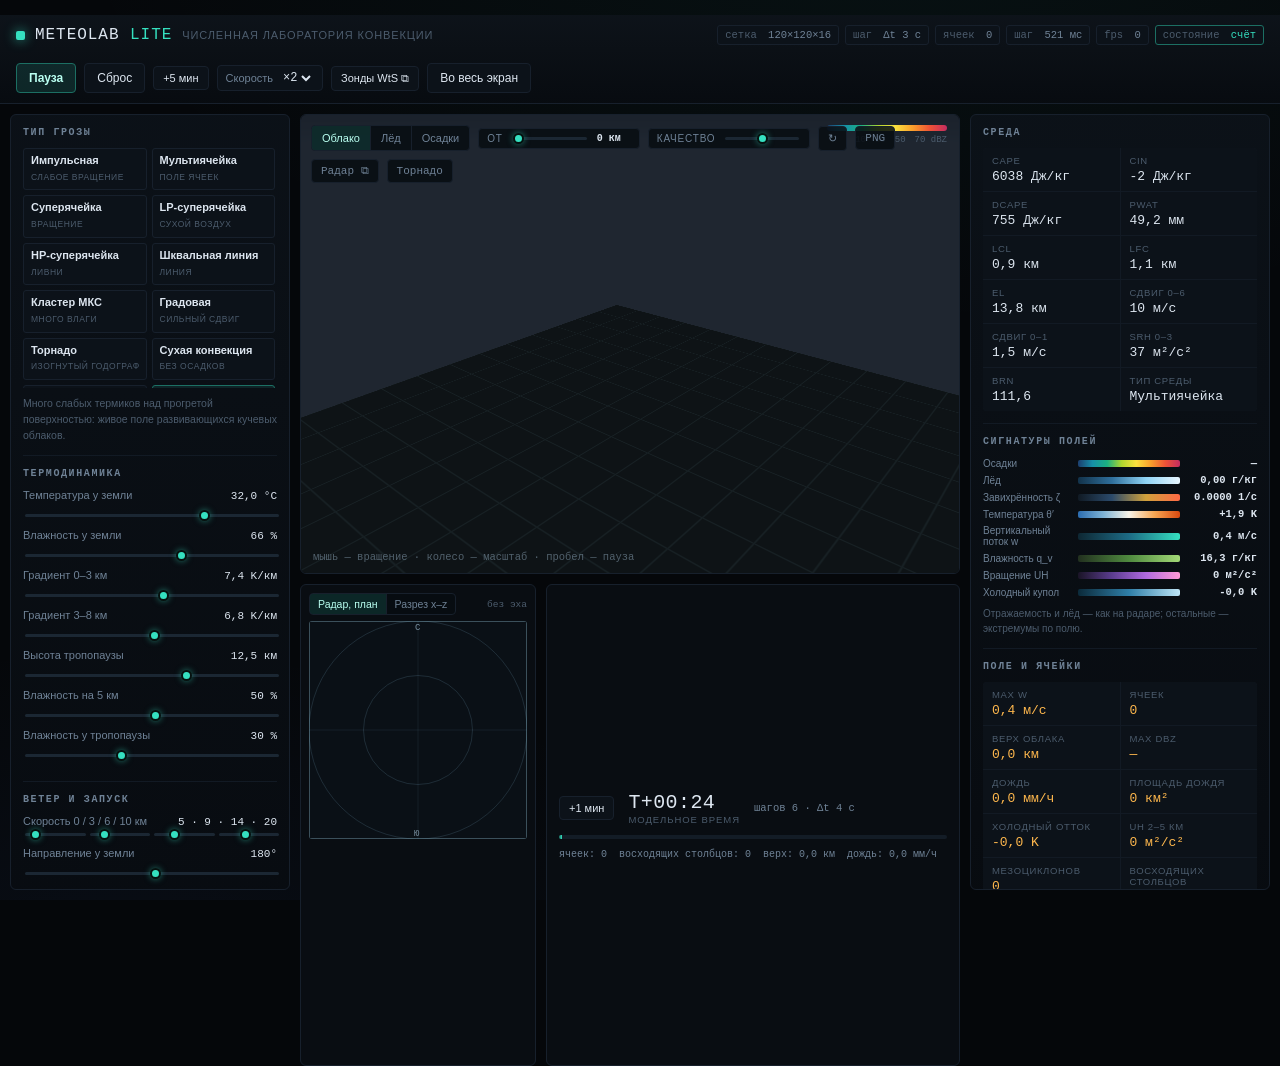
<file: index.html>
<!DOCTYPE html>
<html lang="ru">
<head>
<meta charset="utf-8">
<meta name="viewport" content="width=device-width, initial-scale=1">
<title>MeteoLab Lite — численная лаборатория конвекции</title>
<meta http-equiv="refresh" content="0; url=meteolab-lite.html">
<link rel="canonical" href="meteolab-lite.html">
<style>
  html, body { height: 100%; margin: 0; background: #05070a; color: #cfe6e1; font: 14px/1.6 system-ui, sans-serif; }
  main { min-height: 100%; display: grid; place-items: center; text-align: center; padding: 24px; }
  a { color: #35e0c0; }
  p { color: #7d8f9c; }
</style>
</head>
<body>
<main>
  <div>
    <h1>MeteoLab Lite</h1>
    <p>Открываю симуляцию конвекции…</p>
    <p><a href="meteolab-lite.html">Открыть вручную</a></p>
  </div>
</main>
</body>
</html>
</file>
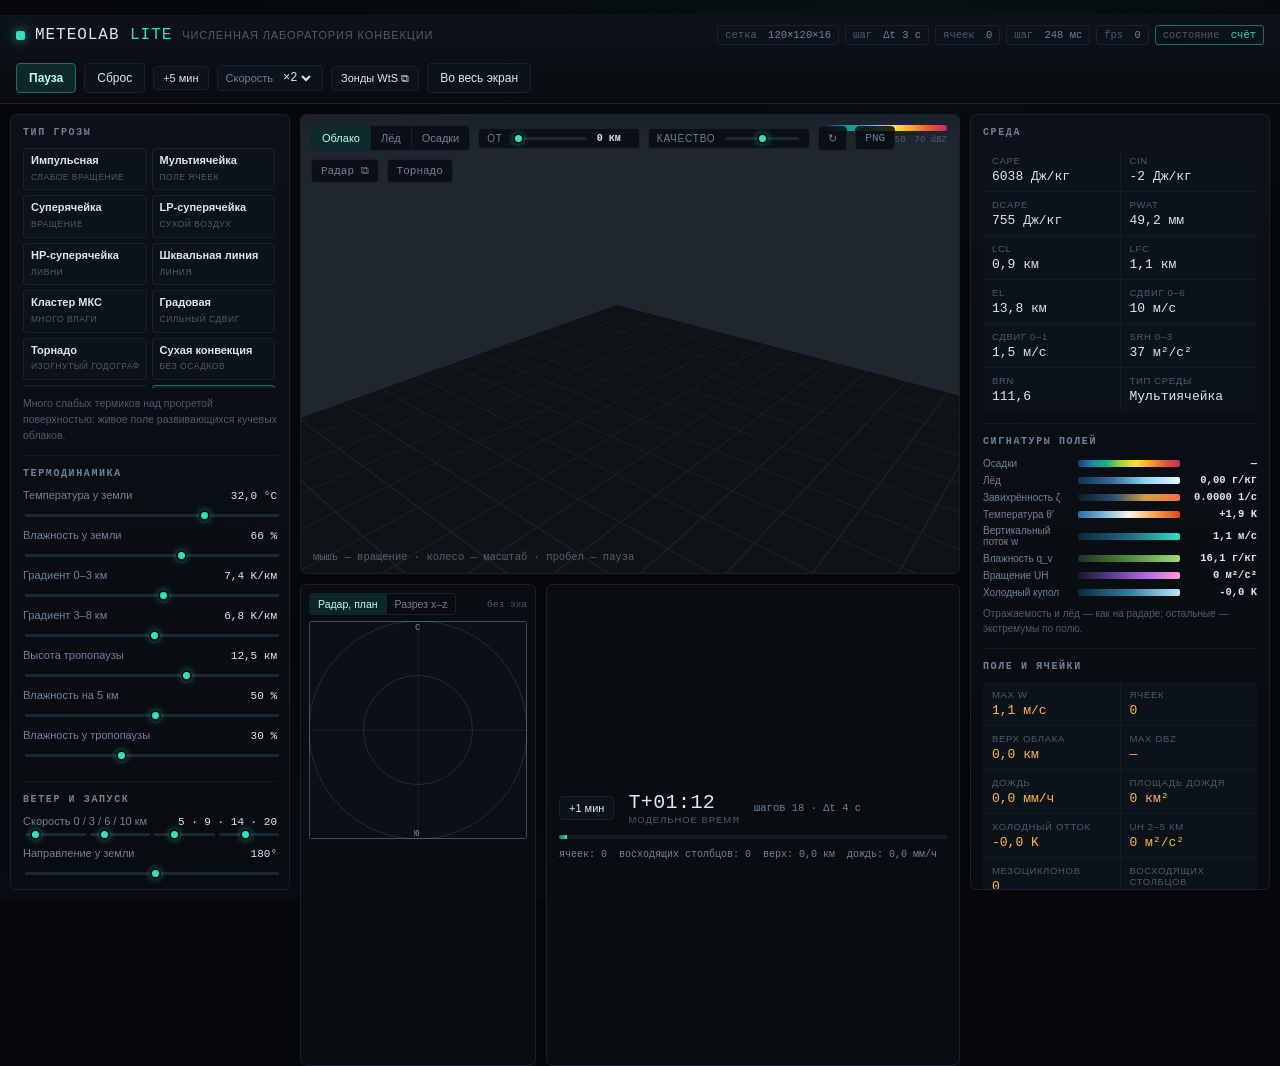
<file: src/index.html>
<!DOCTYPE html>﻿
<html lang="ru">
<head>
<meta charset="utf-8">
<meta name="viewport" content="width=device-width, initial-scale=1">
<title>MeteoLab Lite — численная лаборатория конвекции</title>
<meta name="description" content="Облакоразрешающая модель глубокой конвекции в браузере: поле кучевых облаков, 11 типов гроз, зондирование, CAPE/CIN, объёмная визуализация и радар.">
<link rel="stylesheet" href="styles.css">
</head>
<body>
<header class="topbar">
  <div class="brand">
    <span class="brand__mark" aria-hidden="true"></span>
    <span class="brand__name">MeteoLab <em>Lite</em></span>
    <span class="brand__sub">численная лаборатория конвекции</span>
  </div>
  <div class="pills">
    <span class="pill" id="pill-grid"><i>сетка</i> 48×48×36</span>
    <span class="pill"><i>шаг</i> Δt 3 с</span>
    <span class="pill" id="pill-cells"><i>ячеек</i> 0</span>
    <span class="pill" id="pill-ms"><i>шаг</i> — мс</span>
    <span class="pill" id="pill-fps"><i>fps</i> —</span>
    <span class="pill pill--state" id="pill-state"><i>состояние</i> пауза</span>
  </div>
  <div class="topbar__actions">
    <button class="btn btn--primary" id="btn-play" type="button">Запустить</button>
    <button class="btn" id="btn-reset" type="button">Сброс</button>
    <button class="btn btn--small" id="btn-step5" type="button">+5 мин</button>
    <label class="btn btn--select">
      <span>Скорость</span>
      <select id="sel-speed">
        <option value="1">×1</option>
        <option value="2" selected>×2</option>
        <option value="4">×4</option>
        <option value="8">×8</option>
      </select>
    </label>
    <button class="btn btn--small" id="btn-wts" type="button" title="Массовая загрузка зондирований Wyoming (WtS)">Зонды WtS ⧉</button>
    <button class="btn" id="btn-focus" type="button">Во весь экран</button>
  </div>
</header>

<main class="layout" id="layout">
  <aside class="panel panel--left" aria-label="Зондирование и типы гроз">
    <section class="block">
      <h2 class="block__title">Тип грозы</h2>
      <div class="storms" id="presets"></div>
      <p class="storm-desc" id="preset-desc">Выберите среду: профиль, сдвиг и способ запуска конвекции.</p>
    </section>

    <section class="block">
      <h2 class="block__title">Термодинамика</h2>
      <label class="slider">
        <span class="slider__head">Температура у земли <b id="out-t0">32 °C</b></span>
        <input type="range" data-param="t0" min="12" max="40" step="0.5" value="32">
      </label>
      <label class="slider">
        <span class="slider__head">Влажность у земли <b id="out-rh0">58 %</b></span>
        <input type="range" data-param="rh0" min="15" max="97" step="1" value="58">
      </label>
      <label class="slider">
        <span class="slider__head">Градиент 0–3 км <b id="out-lapseLow">7,5 K/км</b></span>
        <input type="range" data-param="lapseLow" min="4.5" max="9.8" step="0.1" value="7.5">
      </label>
      <label class="slider">
        <span class="slider__head">Градиент 3–8 км <b id="out-lapseMid">6,8 K/км</b></span>
        <input type="range" data-param="lapseMid" min="4" max="9.5" step="0.1" value="6.8">
      </label>
      <label class="slider">
        <span class="slider__head">Высота тропопаузы <b id="out-zTrop">12 км</b></span>
        <input type="range" data-param="zTrop" min="8" max="15" step="0.5" value="12">
      </label>
      <label class="slider">
        <span class="slider__head">Влажность на 5 км <b id="out-rhMid">45 %</b></span>
        <input type="range" data-param="rhMid" min="2" max="95" step="1" value="45">
      </label>
      <label class="slider">
        <span class="slider__head">Влажность у тропопаузы <b id="out-rhTop">25 %</b></span>
        <input type="range" data-param="rhTop" min="0" max="80" step="1" value="25">
      </label>
    </section>

    <section class="block">
      <h2 class="block__title">Ветер и запуск</h2>
      <label class="slider">
        <span class="slider__head">Скорость 0 / 3 / 6 / 10 км <b id="out-windlow">7 · 13 · 23 · 32</b></span>
        <div class="slider__group">
          <input type="range" data-param="ws0" min="0" max="45" step="1" value="7">
          <input type="range" data-param="ws3" min="0" max="45" step="1" value="13">
          <input type="range" data-param="ws6" min="0" max="45" step="1" value="23">
          <input type="range" data-param="ws10" min="0" max="45" step="1" value="32">
        </div>
      </label>
      <label class="slider">
        <span class="slider__head">Направление у земли <b id="out-wd0">160°</b></span>
        <input type="range" data-param="wd0" min="0" max="350" step="10" value="160">
      </label>
      <label class="slider">
        <span class="slider__head">Поворот к 10 км <b id="out-veer">+90°</b></span>
        <input type="range" data-param="veer" min="-120" max="180" step="10" value="90">
      </label>
      <label class="slider">
        <span class="slider__head">Импульс запуска <b id="out-bubble">2,6 K</b></span>
        <input type="range" data-param="bubble" min="0" max="6" step="0.2" value="2.6">
      </label>
      <label class="slider">
        <span class="slider__head">Прогрев поверхности <b id="out-heating">0,6</b></span>
        <input type="range" data-param="heating" min="0" max="1.5" step="0.1" value="0.6">
      </label>
      <div class="row">
        <label class="field">
          <span>Запуск</span>
          <select id="sel-mode">
            <option value="single">Одна ячейка</option>
            <option value="field" selected>Поле термиков</option>
            <option value="line">Линия шквала</option>
          </select>
        </label>
        <label class="field">
          <span>Сетка</span>
          <select id="sel-grid">
            <option value="40">40×40 (быстро)</option>
            <option value="48">48×48 (поле)</option>
            <option value="56">56×56 (средне)</option>
            <option value="120" selected>120×120 (большое поле)</option>
          </select>
        </label>
      </div>
    </section>

    <section class="block block--tight">
      <h2 class="block__title">Skew-T</h2>
      <canvas id="skew" class="skewt" height="320"></canvas>
      <h2 class="block__title block__title--sub">Годограф 0–10 км</h2>
      <canvas id="hodo" class="hodo" height="180"></canvas>
    </section>

    <section class="block">
      <h2 class="block__title">Реальное зондирование</h2>
      <label class="slider">
        <span class="slider__head">Сохранённые <b id="obs-status">—</b></span>
        <select id="sel-obs" class="select select--wide">
          <option value="">— мои зондирования —</option>
        </select>
      </label>
      <div class="row">
        <button class="btn btn--small" id="btn-obs-apply" type="button">Применить</button>
        <button class="btn btn--small" id="btn-obs-del" type="button">Удалить</button>
        <button class="btn btn--small" id="btn-obs-template" type="button">Шаблон</button>
      </div>
      <label class="slider">
        <span class="slider__head">Текст UWyo / CSV / JSON</span>
        <textarea id="obs-text" aria-label="Текст зондирования" class="textarea" rows="4" placeholder="%RAW% и строки pressure,height,temp,dwpt,dir,spd — или PRES HGHT TEMP DWPT DRCT SKNT
1000.0 50 24.0 19.0 160 10"></textarea>
      </label>
      <div class="row">
        <label class="field">
          <span>Файл</span>
          <input type="file" id="obs-file" aria-label="Файл зондирования" class="file" accept=".txt,.csv,.json,.snd">
        </label>
      </div>
      <div class="row">
        <input type="text" id="obs-url" aria-label="Ссылка на зондирование" class="input input--grow" placeholder="https://…/raob.csv">
        <button class="btn btn--small" id="btn-obs-fetch" type="button">Загрузить</button>
      </div>
      <p class="note" id="obs-note">Архивы UWyo, IEM, SPC: вставьте текст, файл или ссылку. Список хранится в браузере.</p>
    </section>
  </aside>

  <section class="stage">
    <div class="stage__view">
      <canvas id="gl" aria-label="Трёхмерная визуализация поля облаков"></canvas>
      <div class="viewbar">
        <div class="seg" id="view-mode">
          <button type="button" class="seg__btn is-on" data-channel="0">Облако</button>
          <button type="button" class="seg__btn" data-channel="2">Лёд</button>
          <button type="button" class="seg__btn" data-channel="1">Осадки</button>
        </div>
        <label class="seg seg--range" title="Обрезка объёма по высоте">
          <span>от</span>
          <input type="range" id="clip" min="0" max="11" step="0.5" value="0">
          <b id="clip-out">0 км</b>
        </label>
        <label class="seg seg--range">
          <span>качество</span>
          <input type="range" id="quality" min="48" max="144" step="8" value="96">
        </label>
        <button class="seg__standalone" id="btn-rotate" type="button" title="Авто-вращение">↻</button>
        <button class="seg__standalone" id="btn-png" type="button" title="Снимок 3D-вида">PNG</button>
        <button class="seg__standalone" id="btn-radarwin" type="button" title="Радар в отдельном окне">Радар ⧉</button>
        <button class="seg__standalone" id="btn-tornado" type="button" title="Торнадо: только при благоприятных условиях">Торнадо</button>
      </div>
      <div class="markers" id="markers" aria-hidden="true"></div>
      <div class="hint" id="gl-hint">мышь — вращение · колесо — масштаб · пробел — пауза</div>
      <div class="gl-fallback" id="gl-fallback" hidden>
        <b>WebGL 2 недоступен.</b> Объёмная визуализация отключена, но модель считается — смотрите радар и разрез.
      </div>
      <div class="legend" aria-hidden="true">
        <span class="legend__bar"></span>
        <span class="legend__labels"><i>10</i><i>30</i><i>50</i><i>70 dBZ</i></span>
      </div>
    </div>

    <div class="stage__panels">
      <div class="minipeg">
        <div class="minipeg__head">
          <div class="seg seg--sm" id="panel-mode">
            <button type="button" class="seg__btn is-on" data-panel="plan">Радар, план</button>
            <button type="button" class="seg__btn" data-panel="section">Разрез x–z</button>
          </div>
          <span class="minipeg__meta" id="panel-meta">—</span>
        </div>
        <canvas id="radar" class="radar"></canvas>
        <canvas id="section" class="radar" hidden></canvas>
      </div>

      <div class="timeline">
        <div class="timeline__row">
          <button class="btn btn--small" id="btn-step" type="button">+1 мин</button>
          <div class="timeline__time"><span id="sim-time">T+00:00</span><i>модельное время</i></div>
          <div class="timeline__meta" id="sim-meta">—</div>
        </div>
        <div class="timeline__track"><span class="timeline__fill" id="sim-bars"></span></div>
        <div class="timeline__row timeline__row--sub">
          <span class="mini" id="live-cells">ячеек: 0</span>
          <span class="mini" id="live-area">восходящих столбцов: 0</span>
          <span class="mini" id="live-top">верх: 0 км</span>
          <span class="mini" id="live-rain">дождь: 0 мм/ч</span>
        </div>
      </div>
    </div>
  </section>

  <aside class="panel panel--right" aria-label="Диагностика">
    <section class="block">
      <h2 class="block__title">Среда</h2>
      <dl class="stats" id="stats-env">
        <div><dt>CAPE</dt><dd id="st-cape">—</dd></div>
        <div><dt>CIN</dt><dd id="st-cin">—</dd></div>
        <div><dt>DCAPE</dt><dd id="st-dcape">—</dd></div>
        <div><dt>PWAT</dt><dd id="st-pwat">—</dd></div>
        <div><dt>LCL</dt><dd id="st-lcl">—</dd></div>
        <div><dt>LFC</dt><dd id="st-lfc">—</dd></div>
        <div><dt>EL</dt><dd id="st-el">—</dd></div>
        <div><dt>Сдвиг 0–6</dt><dd id="st-shear">—</dd></div>
        <div><dt>Сдвиг 0–1</dt><dd id="st-shear01">—</dd></div>
        <div><dt>SRH 0–3</dt><dd id="st-srh">—</dd></div>
        <div><dt>BRN</dt><dd id="st-brn">—</dd></div>
        <div><dt>Тип среды</dt><dd id="st-regime">—</dd></div>
      </dl>
    </section>

    <section class="block">
      <h2 class="block__title">Сигнатуры полей</h2>
      <div class="sigs">
        <div class="sig"><span>Осадки</span><i class="sig__bar sig__bar--dbz"></i><b id="sig-dbz">—</b></div>
        <div class="sig"><span>Лёд</span><i class="sig__bar sig__bar--ice"></i><b id="sig-ice">—</b></div>
        <div class="sig"><span>Завихрённость ζ</span><i class="sig__bar sig__bar--vort"></i><b id="sig-vort">—</b></div>
        <div class="sig"><span>Температура θ′</span><i class="sig__bar sig__bar--temp"></i><b id="sig-temp">—</b></div>
        <div class="sig"><span>Вертикальный поток w</span><i class="sig__bar sig__bar--w"></i><b id="sig-w">—</b></div>
        <div class="sig"><span>Влажность q_v</span><i class="sig__bar sig__bar--hum"></i><b id="sig-qv">—</b></div>
        <div class="sig"><span>Вращение UH</span><i class="sig__bar sig__bar--uh"></i><b id="sig-uh">—</b></div>
        <div class="sig"><span>Холодный купол</span><i class="sig__bar sig__bar--cold"></i><b id="sig-cold">—</b></div>
      </div>
      <p class="note" id="sig-note">Отражаемость и лёд — как на радаре; остальные — экстремумы по полю.</p>
    </section>

    <section class="block">
      <h2 class="block__title">Поле и ячейки</h2>

      <dl class="stats stats--live">
        <div><dt>max w</dt><dd id="st-w">—</dd></div>
        <div><dt>ячеек</dt><dd id="st-cells">—</dd></div>
        <div><dt>верх облака</dt><dd id="st-top">—</dd></div>
        <div><dt>max dBZ</dt><dd id="st-dbz">—</dd></div>
        <div><dt>дождь</dt><dd id="st-rain">—</dd></div>
        <div><dt>площадь дождя</dt><dd id="st-rainarea">—</dd></div>
        <div><dt>холодный отток</dt><dd id="st-cold">—</dd></div>
        <div><dt>UH 2–5 км</dt><dd id="st-uh">—</dd></div>
        <div><dt>мезоциклонов</dt><dd id="st-meso">—</dd></div>
        <div><dt>восходящих столбцов</dt><dd id="st-area">—</dd></div>
        <div><dt>режим</dt><dd id="st-mode">—</dd></div>
      </dl>
    </section>

    <section class="block">
      <h2 class="block__title">Ход развития</h2>
      <select id="sel-series" class="select select--wide">
        <option value="w">max w, м/с</option>
        <option value="top">верх облака, км</option>
        <option value="dbz">max dBZ</option>
        <option value="rain">дождь, мм/ч</option>
        <option value="uh">UH, м²/с²</option>
        <option value="cells">число ячеек</option>
      </select>
      <canvas id="chart" class="chart" height="130"></canvas>
      <div class="chart__legend"><span id="chart-legend">—</span><span id="chart-peak">—</span></div>
    </section>

    <section class="block block--tight block--actions">

      <button class="btn btn--wide" id="btn-csv" type="button">Скачать CSV диагностики</button>
      <button class="btn btn--wide" id="btn-json" type="button">Скачать профиль JSON</button>
      <button class="btn btn--wide" id="btn-about" type="button">О модели и ограничения</button>
      <p class="note">Учебная модель: не прогноз погоды. Упрощения перечислены в «О модели».</p>
    </section>
  </aside>
</main>

<div class="tornadown" id="tornadown" hidden>
  <div class="radarwin__head" id="tornadown-head">
    <span class="radarwin__title">Торнадо · симуляция</span>
    <button class="radarwin__close" id="tornadown-close" type="button" aria-label="Закрыть торнадо">×</button>
  </div>
  <canvas id="tornadown-canvas" class="tornadown__canvas"></canvas>
  <div class="tornadown__body">
    <div class="tornadown__verdict" id="tornadown-verdict">—</div>
    <ul class="checklist" id="tornadown-list"></ul>
  </div>
</div>

<div class="radarwin" id="radarwin" hidden>
  <div class="radarwin__head" id="radarwin-head">
    <span class="radarwin__title">Радар · симуляция</span>
    <div class="radarwin__actions">
      <div class="seg seg--sm" id="radarwin-tabs">
        <button type="button" class="seg__btn is-on" data-radar-tab="dbz">dBZ</button>
        <button type="button" class="seg__btn" data-radar-tab="vel">Скорость</button>
        <button type="button" class="seg__btn" data-radar-tab="section">Разрез</button>
        <button type="button" class="seg__btn" data-radar-tab="cells">Ячейки</button>
      </div>
      <button class="radarwin__close" id="radarwin-close" type="button" aria-label="Закрыть радар">×</button>
    </div>
  </div>
  <div class="radarwin__fields">
    <select id="radar-field" class="select select--wide" aria-label="Сигнатура поля">
      <option value="dbz">Осадки, dBZ</option>
      <option value="ice">Лёд</option>
      <option value="zeta">Завихрённость ζ</option>
      <option value="temp">Температура θ′</option>
      <option value="w">Вертикальные потоки w</option>
      <option value="moist">Влажность q_v</option>
      <option value="uh">Вращение UH 2–5 км</option>
      <option value="cold">Холодный купол</option>
    </select>
  </div>
  <canvas id="radarwin-canvas" class="radarwin__canvas"></canvas>
  <div class="radarwin__foot" id="radarwin-foot">—</div>
</div>



<div class="wts" id="wts" hidden>
  <div class="wts__box" role="dialog" aria-modal="true" aria-labelledby="wts-title">
    <div class="wts__head">
      <span class="wts__title" id="wts-title">WtS · массовая загрузка зондирований Wyoming</span>
      <button class="wts__conn" id="wts-conn" type="button" title="Проверить связь с Python-сервером WtS">сервер не проверен</button>
      <button class="radarwin__close" id="wts-close" type="button" aria-label="Закрыть массовую загрузку">×</button>
    </div>
    <div class="wts__body">
      <form class="wts__form" id="wts-form" novalidate>
        <label class="field">
          <span>Станция</span>
          <select id="wts-station" class="select"></select>
        </label>
        <label class="field">
          <span>или WMO ID</span>
          <input type="text" id="wts-wmo" class="input" inputmode="numeric" value="24959" autocomplete="off">
        </label>
        <div class="row">
          <label class="field">
            <span>От</span>
            <input type="date" id="wts-start" class="input" value="2024-01-01">
          </label>
          <label class="field">
            <span>До</span>
            <input type="date" id="wts-end" class="input" value="2024-01-31">
          </label>
        </div>
        <div class="row">
          <button class="btn btn--small" id="wts-last-month" type="button">Последний месяц</button>
          <button class="btn btn--small" id="wts-last-year" type="button">Последний год</button>
        </div>
        <div class="row wts__hours">
          <label class="check"><input type="checkbox" id="wts-h00" checked> 00 UTC</label>
          <label class="check"><input type="checkbox" id="wts-h12" checked> 12 UTC</label>
        </div>
        <div class="row">
          <label class="field">
            <span>Потоков</span>
            <input type="number" id="wts-workers" class="input" min="1" max="10" step="1" value="3">
          </label>
          <label class="field">
            <span>Задержка, с</span>
            <input type="number" id="wts-delay" class="input" min="0" max="30" step="0.1" value="0.5">
          </label>
        </div>
        <label class="check"><input type="checkbox" id="wts-organize" checked> Сортировать год / месяц / срок</label>
        <div class="row">
          <button class="btn btn--primary" id="wts-start-btn" type="submit">СТАРТ</button>
          <button class="btn" id="wts-stop-btn" type="button" disabled>СТОП</button>
        </div>
        <p class="note" id="wts-note">Загрузка идёт на сервере: Wyoming → разбор → .snd для SHARPpy. Демо-данные не подставляются.</p>
      </form>

      <div class="wts__run">
        <div class="wts__bar"><span class="wts__fill" id="wts-fill"></span></div>
        <div class="wts__counters">
          <span><i>всего</i><b id="wts-total">0</b></span>
          <span><i>прогресс</i><b id="wts-progress">0 / 0</b></span>
          <span><i>успешно</i><b id="wts-ok">0</b></span>
          <span><i>ошибки</i><b id="wts-failed">0</b></span>
          <span><i>пропущено</i><b id="wts-skipped">0</b></span>
        </div>
        <div class="seg seg--sm wts__tabs" id="wts-tabs">
          <button class="seg__btn is-on" data-wts-tab="log" type="button">Журнал</button>
          <button class="seg__btn" data-wts-tab="files" type="button">Файлы</button>
          <button class="btn btn--small wts__clearlog" id="wts-clear-log" type="button">Очистить</button>
        </div>
        <div class="wts__log" id="wts-log" role="log" aria-live="polite">
          <p class="wts__empty">Журнал пуст: запустите загрузку.</p>
        </div>
        <div class="wts__files" id="wts-files" hidden></div>
        <div class="wts__foot">
          <span id="wts-status">Готов к работе</span>
          <a class="btn btn--small" id="wts-zip" href="#" hidden>Скачать ZIP</a>
        </div>
      </div>
    </div>
  </div>
</div>

<div class="modal" id="modal" hidden>
  <div class="modal__box" role="dialog" aria-modal="true" aria-labelledby="modal-title">
  <button class="modal__close" id="modal-close" type="button" aria-label="Закрыть">×</button>

    <h2 id="modal-title">Как устроена MeteoLab Lite</h2>
    <p>Облегчённая модель глубокой конвекции в духе MeteoLab: зондирование задаёт среду, модель интегрирует неупругие уравнения на сетке до 56×56×36 узлов (Δx = 1 км, Δz = 340 м, шаг 3 с) прямо в браузере. Режимы запуска — одна ячейка, поле термиков или линия шквала — дают разные типы гроз: от импульсной до суперячейки и мезомасштабного кластера.</p>
    <h3>Что считается</h3>
    <ul>
      <li><b>Динамика:</b> полулагранжева адвекция, плавучесть B = g·[θ′/θ₀ + 0,61·q′ − Σq_cond], проекция давления на шахматной MAC-сетке (скорости на гранях, давление в центрах, SOR по Пуассону), подсеточная диффузия, губка выше 11 км.</li>
      <li><b>Микрофизика:</b> насыщающая коррекция с теплотой конденсации, автоконверсия и аккреция Кесслера, испарение дождя (холодный отток), облачный лёд с медленным падением, таяние.</li>
      <li><b>Осадки:</b> оседание потоком с V_t = 36,34·(ρq_r)^0,1364, накопление по столбцам, отражаемость Z = 3,63·10⁹·(ρq_r)^1,75.</li>
      <li><b>Диагностика:</b> частица от поверхности, CAPE/CIN/DCAPE/LCL/LFC/EL, PWAT, сдвиг 0–6 и 0–1 км, SRH 0–3 км, BRN, движение правой ячейки по Банкерсу, UH 2–5 км, счётчик ячеек по связным восходящим столбцам.</li>
    </ul>
    <h3>Чем отличается от MeteoLab</h3>
    <ul>
      <li>Схема переноса — полулагранжева, а не WENO5 + RK3: быстрее, но сильнее размывает поля; баланс воды не сохраняется строго.</li>
      <li>Приближение Буссинеска с постоянной плотностью вместо неупругого; давление — итерационный решатель вместо точного спектрального.</li>
      <li>Сетка 1 км: суперячейка воспроизводится качественно, град и двухмоментная микрофизика не моделируются.</li>
      <li>Нет радиации, ночного выхолаживания, рельефа, городских островов тепла и усвоения реальных данных.</li>
    </ul>
    <p class="note">Все числа на экране — результат счёта этой упрощённой модели, а не оперативные данные.</p>
  </div>
</div>

<script src="sounding.js"></script>
<script src="model.js"></script>
<script src="render3d.js"></script>
<script src="radar.js"></script>
<script src="tornado.js"></script>
<script src="presets.js"></script>
<script src="observations.js"></script>
<script src="wts.js"></script>
<script src="app.js"></script>
</body>
</html>
</file>
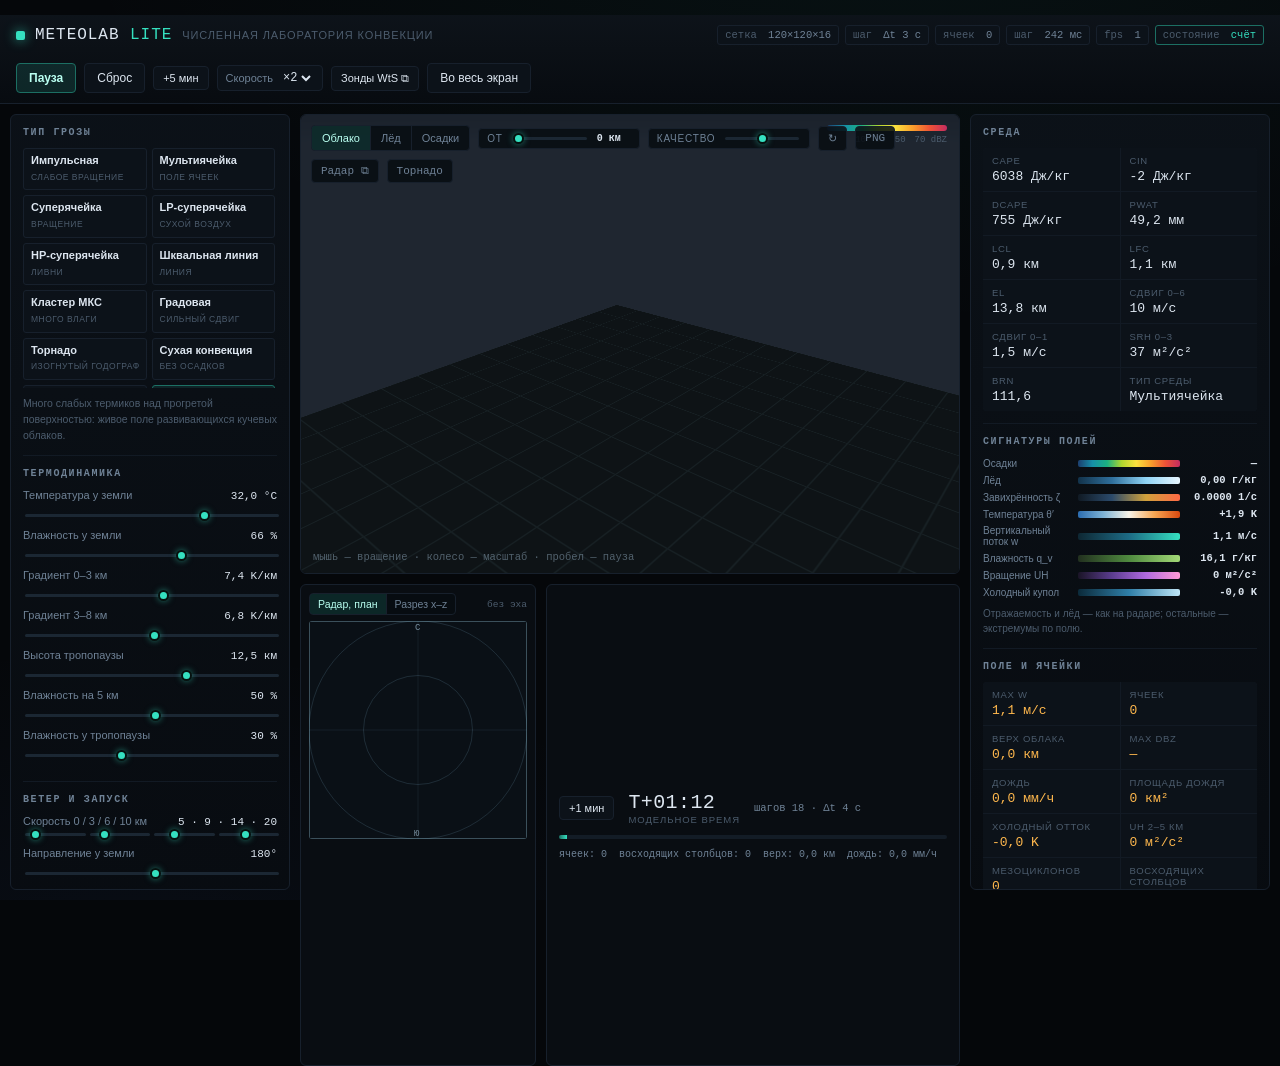
<file: meteolab-lite.html>
<!DOCTYPE html>﻿
<html lang="ru">
<head>
<meta charset="utf-8">
<meta name="viewport" content="width=device-width, initial-scale=1">
<title>MeteoLab Lite — численная лаборатория конвекции</title>
<meta name="description" content="Облакоразрешающая модель глубокой конвекции в браузере: поле кучевых облаков, 11 типов гроз, зондирование, CAPE/CIN, объёмная визуализация и радар.">
<style>:root {
  --bg: #05070a;
  --panel: #090d12;
  --panel-2: #0c1219;
  --line: #17202c;
  --line-soft: #121a24;
  --ink: #dde6f0;
  --dim: #6f8296;
  --dim-2: #4c5c6d;
  --accent: #35e0c0;
  --accent-dim: #1c6f63;
  --amber: #ffb84d;
  --red: #ff6b6b;
  --mono: ui-monospace, SFMono-Regular, "SF Mono", Consolas, "Liberation Mono", monospace;
  --sans: -apple-system, BlinkMacSystemFont, "Segoe UI", Roboto, "Helvetica Neue", Arial, sans-serif;
}

* { box-sizing: border-box; }

html, body {
  margin: 0;
  height: 100%;
  background: var(--bg);
  color: var(--ink);
  font-family: var(--sans);
  font-size: 13px;
  -webkit-font-smoothing: antialiased;
}

body {
  display: flex;
  flex-direction: column;
  min-height: 100vh;
  background-image:
    radial-gradient(1200px 600px at 70% -10%, rgba(53, 224, 192, 0.05), transparent 70%),
    radial-gradient(900px 500px at 10% 110%, rgba(80, 140, 255, 0.05), transparent 70%);
}

/* ---------- top bar ---------- */
.topbar {
  display: flex;
  align-items: center;
  gap: 18px;
  padding: 10px 16px;
  border-bottom: 1px solid var(--line);
  background: linear-gradient(180deg, rgba(14, 20, 27, 0.95), rgba(8, 12, 17, 0.95));
  backdrop-filter: blur(6px);
  flex-wrap: wrap;
}

.brand { display: flex; align-items: baseline; gap: 10px; }
.brand__mark {
  width: 9px; height: 9px; border-radius: 2px;
  background: var(--accent);
  box-shadow: 0 0 12px rgba(53, 224, 192, 0.7);
  align-self: center;
}
.brand__name {
  font-family: var(--mono);
  font-size: 16px;
  letter-spacing: 0.06em;
  text-transform: uppercase;
}
.brand__name em { font-style: normal; color: var(--accent); }
.brand__sub {
  color: var(--dim-2);
  font-size: 11px;
  letter-spacing: 0.08em;
  text-transform: uppercase;
}

.pills { display: flex; gap: 6px; flex-wrap: wrap; margin-left: auto; }
.pill {
  font-family: var(--mono);
  font-size: 10.5px;
  color: var(--dim);
  border: 1px solid var(--line);
  border-radius: 3px;
  padding: 3px 7px;
  background: var(--panel-2);
  white-space: nowrap;
}
.pill i { font-style: normal; color: var(--dim-2); margin-right: 5px; }
.pill--state { color: var(--amber); border-color: #3a2c14; }
.pill--state.is-run { color: var(--accent); border-color: var(--accent-dim); }

.topbar__actions { display: flex; gap: 8px; align-items: center; }

.btn {
  font-family: var(--sans);
  font-size: 12px;
  color: var(--ink);
  background: var(--panel-2);
  border: 1px solid var(--line);
  border-radius: 4px;
  padding: 7px 12px;
  cursor: pointer;
  transition: border-color .15s, background .15s, color .15s;
}
.btn:hover { border-color: #2b3d50; background: #101822; }
.btn:disabled { opacity: .45; cursor: default; }
.btn--primary {
  background: rgba(53, 224, 192, 0.12);
  border-color: var(--accent-dim);
  color: #b9fff1;
  font-weight: 600;
}
.btn--primary:hover { background: rgba(53, 224, 192, 0.2); border-color: var(--accent); }
.btn--small { padding: 5px 9px; font-size: 11px; }
.btn--wide { display: block; width: 100%; text-align: center; margin-bottom: 6px; }
.btn--select { display: inline-flex; align-items: center; gap: 6px; padding: 4px 8px; }
.btn--select span { color: var(--dim); font-size: 11px; }
.btn--select select {
  background: transparent;
  border: none;
  color: var(--ink);
  font-family: var(--mono);
  font-size: 12px;
  outline: none;
}
.btn--select select option { background: #0c1219; }

/* ---------- layout ---------- */
.layout {
  display: grid;
  grid-template-columns: 296px minmax(0, 1fr) 316px;
  gap: 10px;
  padding: 10px;
  flex: 1;
  min-height: 0;
}

.layout.is-focus {
  grid-template-columns: minmax(0, 1fr);
}
.layout.is-focus .panel { display: none; }
.layout.is-focus .stage { grid-column: 1 / -1; }

.panel {
  background: linear-gradient(180deg, rgba(12, 18, 25, 0.9), rgba(8, 12, 17, 0.9));
  border: 1px solid var(--line);
  border-radius: 6px;
  padding: 12px;
  overflow-y: auto;
  overflow-x: hidden;
  max-height: calc(100vh - 74px);
  scrollbar-width: thin;
  scrollbar-color: #1e2a38 transparent;
}
.panel::-webkit-scrollbar { width: 7px; }
.panel::-webkit-scrollbar-thumb { background: #1b2634; border-radius: 4px; }

.block { padding-bottom: 12px; margin-bottom: 12px; border-bottom: 1px solid var(--line-soft); }
.block:last-child { border-bottom: none; margin-bottom: 0; padding-bottom: 0; }
.block--tight { padding-bottom: 0; }
.block--actions { border-top: 1px solid var(--line-soft); padding-top: 12px; }

.block__title {
  margin: 0 0 10px;
  font-family: var(--mono);
  font-size: 10px;
  letter-spacing: 0.16em;
  text-transform: uppercase;
  color: var(--dim);
  font-weight: 600;
}
.block__title--sub { margin-top: 14px; }

/* ---------- presets ---------- */
.presets { display: flex; flex-wrap: wrap; gap: 5px; }
.chip {
  font-size: 11px;
  padding: 5px 9px;
  border-radius: 3px;
  border: 1px solid var(--line);
  background: var(--panel-2);
  color: var(--dim);
  cursor: pointer;
  transition: all .15s;
}
.chip:hover { color: var(--ink); border-color: #2b3d50; }
.chip.is-on { color: #b9fff1; border-color: var(--accent-dim); background: rgba(53, 224, 192, 0.1); }

/* ---------- sliders ---------- */
.slider { display: block; margin-bottom: 9px; }
.slider__head {
  display: flex;
  justify-content: space-between;
  align-items: baseline;
  gap: 8px;
  font-size: 11px;
  color: var(--dim);
  margin-bottom: 3px;
}
.slider__head b {
  font-family: var(--mono);
  font-weight: 500;
  color: var(--ink);
  font-size: 11px;
  white-space: nowrap;
}
.slider__group { display: grid; grid-template-columns: repeat(4, 1fr); gap: 4px; }

input[type="range"] {
  -webkit-appearance: none;
  appearance: none;
  width: 100%;
  height: 3px;
  background: #1b2733;
  border-radius: 2px;
  outline: none;
  cursor: pointer;
}
input[type="range"]::-webkit-slider-thumb {
  -webkit-appearance: none;
  width: 11px; height: 11px;
  border-radius: 50%;
  background: var(--accent);
  border: 2px solid #06110f;
  box-shadow: 0 0 6px rgba(53, 224, 192, 0.5);
}
input[type="range"]::-moz-range-thumb {
  width: 11px; height: 11px; border: 2px solid #06110f;
  border-radius: 50%; background: var(--accent);
}

.skewt, .hodo, .chart { width: 100%; display: block; background: #070b0f; border: 1px solid var(--line-soft); border-radius: 4px; }
.hodo { margin-top: 2px; }
.chart { height: 120px; }

/* ---------- stage ---------- */
.stage { display: flex; flex-direction: column; gap: 10px; min-width: 0; min-height: 0; }

.stage__view {
  position: relative;
  flex: 1;
  min-height: 460px;
  border: 1px solid var(--line);
  border-radius: 6px;
  overflow: hidden;
  background: #05080c;
}
#gl { width: 100%; height: 100%; display: block; }

.viewbar {
  position: absolute; top: 10px; left: 10px;
  display: flex; gap: 8px; align-items: center;
  z-index: 3;
}
.seg {
  display: inline-flex;
  border: 1px solid var(--line);
  border-radius: 4px;
  overflow: hidden;
  background: rgba(8, 13, 18, 0.86);
  backdrop-filter: blur(4px);
}
.seg__btn {
  border: none;
  background: transparent;
  color: var(--dim);
  font-size: 11px;
  padding: 6px 10px;
  cursor: pointer;
  font-family: var(--sans);
}
.seg__btn + .seg__btn { border-left: 1px solid var(--line); }
.seg__btn.is-on { color: #b9fff1; background: rgba(53, 224, 192, 0.12); }
.seg--range { padding: 4px 8px; align-items: center; gap: 8px; }
.seg--range span { font-size: 10px; color: var(--dim); text-transform: uppercase; letter-spacing: .08em; }
.seg--range input { width: 74px; }
.seg--sm .seg__btn { padding: 4px 8px; font-size: 10.5px; }

.hint {
  position: absolute; bottom: 10px; left: 12px;
  font-size: 10.5px; color: rgba(150, 175, 195, 0.5);
  font-family: var(--mono);
  pointer-events: none;
  z-index: 2;
}
.gl-fallback {
  position: absolute; inset: 0;
  display: flex; flex-direction: column; align-items: center; justify-content: center;
  gap: 8px; padding: 24px; text-align: center;
  color: var(--dim); background: rgba(5, 8, 12, 0.94); z-index: 4;
}
.gl-fallback[hidden] { display: none; }
.gl-fallback b { color: var(--amber); }

.legend {
  position: absolute; top: 10px; right: 12px;
  display: flex; flex-direction: column; gap: 4px; align-items: flex-end;
  z-index: 2;
}
.legend__bar {
  width: 120px; height: 6px; border-radius: 3px;
  background: linear-gradient(90deg, #1c3e6e, #1690a8, #1bb082, #b0d62e, #fae03e, #fa9e2c, #ee5236, #c42c60);
}
.legend__labels { display: flex; gap: 9px; font-family: var(--mono); font-size: 9px; color: var(--dim-2); }
.legend__labels i { font-style: normal; }

.stage__panels { display: grid; grid-template-columns: 236px minmax(0, 1fr); gap: 10px; }

.minipeg {
  border: 1px solid var(--line);
  border-radius: 6px;
  background: var(--panel);
  padding: 8px;
}
.minipeg__head { display: flex; justify-content: space-between; align-items: center; margin-bottom: 6px; gap: 6px; }
.minipeg__meta { font-family: var(--mono); font-size: 9.5px; color: var(--dim-2); }
.radar { width: 100%; aspect-ratio: 1 / 1; display: block; border-radius: 3px; }

.timeline {
  border: 1px solid var(--line);
  border-radius: 6px;
  background: var(--panel);
  padding: 10px 12px;
  display: flex; flex-direction: column; justify-content: center; gap: 10px;
  min-width: 0;
}
.timeline__row { display: flex; align-items: center; gap: 14px; flex-wrap: wrap; }
.timeline__time { font-family: var(--mono); font-size: 20px; letter-spacing: .02em; }
.timeline__time i { display: block; font-family: var(--sans); font-style: normal; font-size: 9.5px; color: var(--dim-2); text-transform: uppercase; letter-spacing: .1em; }
.timeline__meta { font-family: var(--mono); font-size: 10.5px; color: var(--dim); margin-left: auto; }
.timeline__track { height: 4px; background: #131c26; border-radius: 2px; overflow: hidden; }
.timeline__fill { display: block; height: 100%; width: 0%; background: linear-gradient(90deg, var(--accent-dim), var(--accent)); transition: width .25s linear; }

/* ---------- stats ---------- */
.stats { margin: 0; display: grid; grid-template-columns: 1fr 1fr; gap: 1px; background: var(--line-soft); border-radius: 4px; overflow: hidden; }
.stats > div { background: var(--panel-2); padding: 7px 9px; }
.stats dt { font-size: 9.5px; color: var(--dim-2); text-transform: uppercase; letter-spacing: .07em; margin: 0 0 3px; }
.stats dd { margin: 0; font-family: var(--mono); font-size: 13px; color: var(--ink); }
.stats--live dd { color: var(--amber); }

.chart__legend { display: flex; gap: 14px; font-size: 9.5px; color: var(--dim-2); margin-top: 5px; font-family: var(--mono); }

.note { font-size: 10px; color: var(--dim-2); line-height: 1.5; margin: 8px 0 0; }

/* ---------- modal ---------- */
.modal {
  position: fixed; inset: 0; z-index: 50;
  background: rgba(3, 6, 9, 0.82);
  display: flex; align-items: center; justify-content: center;
  padding: 24px;
  backdrop-filter: blur(3px);
}
.modal[hidden] { display: none; }
.modal__box {
  position: relative;
  max-width: 680px; max-height: 84vh; overflow-y: auto;
  background: #0a0f15;
  border: 1px solid var(--line);
  border-radius: 8px;
  padding: 26px 30px;
  line-height: 1.62;
  color: #c6d3e0;
}
.modal__box h2 { margin: 0 0 12px; font-size: 17px; color: #eaf2fa; }
.modal__box h3 { margin: 18px 0 6px; font-size: 12px; text-transform: uppercase; letter-spacing: .1em; color: var(--accent); font-family: var(--mono); }
.modal__box ul { margin: 0; padding-left: 18px; }
.modal__box li { margin-bottom: 6px; font-size: 12.5px; }
.modal__box p { font-size: 12.5px; }
.modal__close {
  position: absolute; top: 12px; right: 14px;
  background: transparent; border: none; color: var(--dim);
  font-size: 22px; cursor: pointer; line-height: 1;
}
.modal__close:hover { color: var(--ink); }

/* ---------- responsive ---------- */
@media (max-width: 1280px) {
  .layout { grid-template-columns: 280px minmax(0, 1fr) 296px; }
}

@media (max-width: 1080px) {
  .layout { grid-template-columns: 1fr; padding: 8px; }
  .panel { max-height: none; }
  .panel--left { order: 2; }
  .panel--right { order: 3; }
  .stage { order: 1; }
  .stage__view { min-height: 320px; }
  .pills { order: 3; margin-left: 0; width: 100%; }
  .stage__panels { grid-template-columns: 1fr; }
  .minipeg { max-width: 320px; }
}

@media (max-width: 560px) {
  .brand__sub { display: none; }
  .topbar { gap: 10px; padding: 8px 10px; }
  .timeline__time { font-size: 17px; }
  .stats { grid-template-columns: 1fr 1fr; }
  .modal__box { padding: 20px; }
}

/* ---------- new UI blocks ---------- */
.storms {
  display: grid;
  grid-template-columns: 1fr 1fr;
  gap: 5px;
  max-height: 200px;
  overflow-y: auto;
  padding-right: 2px;
  scrollbar-width: thin;
}
.storm {
  text-align: left;
  border: 1px solid var(--line);
  background: var(--panel-2);
  color: var(--dim);
  border-radius: 3px;
  padding: 5px 7px;
  cursor: pointer;
  line-height: 1.25;
  transition: all .15s;
}
.storm b { display: block; font-size: 11px; color: var(--ink); font-weight: 600; }
.storm i { font-style: normal; font-size: 8.5px; letter-spacing: .06em; text-transform: uppercase; color: var(--dim-2); }
.storm:hover { border-color: #2b3d50; }
.storm.is-on { border-color: var(--accent-dim); background: rgba(53, 224, 192, 0.1); }
.storm.is-on b { color: #b9fff1; }
.storm.is-on i { color: var(--accent); }

.storm-desc {
  margin: 8px 0 0;
  font-size: 10.5px;
  line-height: 1.5;
  color: var(--dim-2);
  min-height: 30px;
}

.row { display: flex; gap: 8px; margin-top: 10px; }
.field { flex: 1; display: flex; flex-direction: column; gap: 3px; }
.field span { font-size: 9.5px; color: var(--dim-2); text-transform: uppercase; letter-spacing: .08em; }
.field select, .select {
  background: var(--panel-2);
  border: 1px solid var(--line);
  color: var(--ink);
  border-radius: 3px;
  font-size: 11px;
  padding: 5px 6px;
  outline: none;
  font-family: var(--sans);
}
.select--wide { width: 100%; margin-bottom: 6px; }
.field select option, .select option { background: #0c1219; }

.seg__standalone {
  border: 1px solid var(--line);
  background: rgba(8, 13, 18, 0.86);
  color: var(--dim);
  border-radius: 4px;
  padding: 5px 9px;
  font-size: 11px;
  cursor: pointer;
  font-family: var(--mono);
}
.seg__standalone:hover { color: var(--ink); border-color: #2b3d50; }
.seg__standalone.is-on { color: #b9fff1; border-color: var(--accent-dim); background: rgba(53, 224, 192, 0.12); }
.seg--range b { font-family: var(--mono); font-size: 10px; color: var(--ink); min-width: 34px; }

.timeline__row--sub { gap: 12px; }
.mini {
  font-family: var(--mono);
  font-size: 10px;
  color: var(--dim);
  white-space: nowrap;
}

@media (min-width: 1081px) and (max-width: 1280px) {
  .layout { grid-template-columns: 280px minmax(0, 1fr) 300px; }
  .storms { grid-template-columns: 1fr; max-height: 240px; }
}


/* ---------- overflow guards ---------- */
.viewbar { right: 10px; flex-wrap: wrap; max-width: calc(100% - 20px); }
.topbar__actions { flex-wrap: wrap; }
.timeline__row { flex-wrap: wrap; }
.timeline__row--sub { flex-wrap: wrap; row-gap: 4px; }
.timeline__meta { margin-left: 0; }

@media (max-width: 700px) {
  .seg--range input { width: 58px; }
  .seg__btn { padding: 5px 7px; font-size: 10px; }
  .seg--range span { display: none; }
  .legend { display: none; }
  .minipeg { max-width: none; }
  .storm-desc { min-height: 0; }
}

@media (max-width: 480px) {
  .topbar { gap: 8px; }
  .topbar__actions { gap: 6px; }
  .btn { padding: 6px 9px; font-size: 11px; }
  .timeline__time { font-size: 15px; }
}

/* ---------- overflow fix: preset chips & stat cells ---------- */
.storms { grid-template-columns: repeat(2, minmax(0, 1fr)); }
.storm { min-width: 0; overflow: hidden; }
.storm b, .storm i { overflow: hidden; text-overflow: ellipsis; white-space: nowrap; }
.stats > div { min-width: 0; }
.stats dd { overflow-wrap: anywhere; }
@media (max-width: 560px) {
  .storms { grid-template-columns: repeat(2, minmax(0, 1fr)); }
}

/* ---------- replaced elements must not stretch grid tracks ---------- */
.layout > * { min-width: 0; }
.stage, .stage__view, .stage__panels, .minipeg, .timeline { min-width: 0; }
canvas { max-width: 100%; }
#gl { display: block; max-width: 100%; }
.radar { max-width: 100%; }

/* ---------- 3D canvas must not size the grid track ---------- */
#gl {
  position: absolute;
  inset: 0;
  width: 100%;
  height: 100%;
}

/* ---------- observation import ---------- */
.textarea, .input, .file {
  width: 100%;
  background: #070b0f;
  border: 1px solid var(--line);
  border-radius: 3px;
  color: var(--ink);
  font-family: var(--mono);
  font-size: 10.5px;
  line-height: 1.45;
  padding: 6px 7px;
  outline: none;
  resize: vertical;
}
.textarea:focus, .input:focus { border-color: var(--accent-dim); }
.input--grow { flex: 1; min-width: 0; }
.file { font-family: var(--sans); font-size: 10px; color: var(--dim); padding: 4px; }
.row .btn { white-space: nowrap; }

/* ---------- mesocyclone markers ---------- */
.markers { position: absolute; inset: 0; pointer-events: none; z-index: 3; overflow: hidden; }
.mc {
  position: absolute;
  transform: translate(-50%, -50%);
  display: flex;
  align-items: center;
  gap: 5px;
  padding: 2px 6px 2px 4px;
  border: 1px solid rgba(255, 120, 90, 0.85);
  border-radius: 3px;
  background: rgba(20, 8, 6, 0.72);
  color: #ffb3a0;
  font-family: var(--mono);
  font-size: 9.5px;
  letter-spacing: .04em;
  white-space: nowrap;
  box-shadow: 0 0 12px rgba(255, 90, 60, 0.35);
}
.mc__dot {
  width: 7px; height: 7px; border-radius: 50%;
  background: #ff6a45;
  box-shadow: 0 0 8px rgba(255, 106, 69, 0.9);
  animation: mcpulse 1.6s ease-in-out infinite;
}
@keyframes mcpulse {
  0%, 100% { transform: scale(1); opacity: 1; }
  50% { transform: scale(1.5); opacity: .55; }
}

/* ---------- floating radar window ---------- */
.radarwin {
  position: fixed;
  top: 90px; right: 40px;
  width: 440px;
  background: #080d12;
  border: 1px solid var(--line);
  border-radius: 6px;
  box-shadow: 0 18px 50px rgba(0, 0, 0, 0.65);
  z-index: 60;
  overflow: hidden;
}
.radarwin[hidden] { display: none; }
.radarwin__head {
  display: flex; align-items: center; justify-content: space-between; gap: 8px;
  padding: 7px 9px;
  border-bottom: 1px solid var(--line);
  background: linear-gradient(180deg, #0d141c, #0a1016);
  cursor: move;
  touch-action: none;
}
.radarwin__title { font-family: var(--mono); font-size: 10.5px; letter-spacing: .1em; text-transform: uppercase; color: var(--dim); }
.radarwin__actions { display: flex; align-items: center; gap: 6px; }
.radarwin__close {
  background: transparent; border: none; color: var(--dim); font-size: 18px;
  line-height: 1; cursor: pointer; padding: 0 2px;
}
.radarwin__close:hover { color: var(--ink); }
.radarwin__canvas { display: block; width: 100%; aspect-ratio: 1 / 1; background: #05080c; }
.radarwin__foot {
  padding: 6px 9px;
  font-family: var(--mono);
  font-size: 9.5px;
  color: var(--dim-2);
  border-top: 1px solid var(--line);
  line-height: 1.5;
}

@media (max-width: 560px) {
  .radarwin { width: calc(100% - 20px); right: 10px; top: 70px; }
  .radarwin__head { flex-wrap: wrap; }
}

/* ---------- field signatures ---------- */
.sigs { display: flex; flex-direction: column; gap: 5px; }
.sig {
  display: grid;
  grid-template-columns: 88px 1fr 70px;
  align-items: center;
  gap: 7px;
  font-size: 10px;
  color: var(--dim);
}
.sig b { font-family: var(--mono); font-size: 10.5px; color: var(--ink); text-align: right; white-space: nowrap; }
.sig__bar { height: 7px; border-radius: 2px; display: block; }
.sig__bar--dbz { background: linear-gradient(90deg, #1c3e6e, #1690a8, #1bb082, #b0d62e, #fae03e, #fa9e2c, #ee5236, #c42c60); }
.sig__bar--ice { background: linear-gradient(90deg, #12324a, #2f6f9c, #8fd3f4, #e8f6ff); }
.sig__bar--vort { background: linear-gradient(90deg, #101a24, #2b4a6b, #d0a13c, #ff6a45); }
.sig__bar--temp { background: linear-gradient(90deg, #2b6cb0, #7fb3d5, #f7f3e8, #f5a552, #d9480f); }
.sig__bar--w { background: linear-gradient(90deg, #0e2733, #1d6b85, #35e0c0); }
.sig__bar--hum { background: linear-gradient(90deg, #22301f, #4f8a3f, #a3d977); }
.sig__bar--uh { background: linear-gradient(90deg, #1a1426, #5b3d8f, #b06ae0, #ff9ad5); }
.sig__bar--cold { background: linear-gradient(90deg, #0b2a3a, #2f7fa8, #bfe6f7); }

/* ---------- tornado window ---------- */
.tornadown {
  position: fixed;
  top: 110px; left: 60px;
  width: 380px;
  background: #080d12;
  border: 1px solid var(--line);
  border-radius: 6px;
  box-shadow: 0 18px 50px rgba(0, 0, 0, 0.7);
  z-index: 61;
  overflow: hidden;
}
.tornadown[hidden] { display: none; }
.tornadown__canvas { display: block; width: 100%; height: 300px; background: #05080c; }
.tornadown__body { padding: 8px 10px 10px; }
.tornadown__verdict {
  font-family: var(--mono);
  font-size: 11.5px;
  color: var(--amber);
  margin-bottom: 6px;
}
.tornadown__verdict.is-on { color: #ff8a5c; }
.checklist { list-style: none; margin: 0; padding: 0; display: flex; flex-direction: column; gap: 3px; }
.checklist li {
  font-size: 10px;
  color: var(--dim-2);
  display: flex;
  gap: 6px;
  align-items: baseline;
}
.checklist li b { font-family: var(--mono); font-weight: 500; }
.checklist li.ok { color: #7fd6b0; }
.checklist li.no { color: #d98a7a; }
.seg__standalone[disabled] { opacity: .4; cursor: default; }

@media (max-width: 560px) {
  .tornadown { width: calc(100% - 20px); left: 10px; top: 70px; }
  .sig { grid-template-columns: 76px 1fr 64px; }
}

/* ---------- field signatures + tornado window ---------- */
.radarwin__fields { padding: 6px 9px; border-bottom: 1px solid var(--line); }
.radarwin__fields .select { width: 100%; }
.tornadowin .radarwin__canvas { aspect-ratio: 4 / 3; }
.tornadowin { width: 470px; }
@media (max-width: 560px) {
  .tornadowin { width: calc(100% - 20px); }
}

/* ---------- mass download (WtS) ---------- */
.wts {
  position: fixed;
  inset: 0;
  z-index: 80;
  display: flex;
  align-items: center;
  justify-content: center;
  padding: 24px;
  background: rgba(3, 6, 9, 0.78);
  backdrop-filter: blur(3px);
}
.wts[hidden] { display: none; }
.wts__box {
  width: min(980px, 100%);
  max-height: min(760px, 100%);
  display: flex;
  flex-direction: column;
  background: #080d12;
  border: 1px solid var(--line);
  border-radius: 8px;
  box-shadow: 0 24px 70px rgba(0, 0, 0, 0.7);
  overflow: hidden;
}
.wts__head {
  display: flex;
  align-items: center;
  gap: 12px;
  padding: 9px 12px;
  border-bottom: 1px solid var(--line);
  background: linear-gradient(180deg, #0d141c, #0a1016);
}
.wts__title {
  font-family: var(--mono);
  font-size: 11px;
  letter-spacing: .1em;
  text-transform: uppercase;
  color: var(--dim);
}
.wts__conn {
  margin-left: auto;
  font-family: var(--mono);
  font-size: 10px;
  color: var(--dim-2);
  border: 1px solid var(--line);
  border-radius: 3px;
  padding: 2px 6px;
  white-space: nowrap;
  background: transparent;
  cursor: pointer;
}
.wts__conn.is-on { color: var(--accent); border-color: var(--accent-dim); }
.wts__conn.is-off { color: #e0876a; border-color: #3c2418; }
.wts__body {
  display: grid;
  grid-template-columns: 300px minmax(0, 1fr);
  gap: 0;
  min-height: 0;
  flex: 1;
}
.wts__form {
  padding: 12px;
  border-right: 1px solid var(--line);
  display: flex;
  flex-direction: column;
  gap: 8px;
  overflow: auto;
}
.wts__form .row { margin-top: 0; }
.wts__form .note.is-error { color: #e0876a; }
.wts__hours { gap: 14px; }
.check {
  display: flex;
  align-items: center;
  gap: 6px;
  font-size: 11px;
  color: var(--dim);
}
.check input { accent-color: var(--accent); }
.wts__run {
  display: flex;
  flex-direction: column;
  min-width: 0;
  min-height: 0;
  padding: 12px;
  gap: 8px;
}
.wts__bar {
  height: 6px;
  border-radius: 3px;
  background: #101820;
  border: 1px solid var(--line);
  overflow: hidden;
}
.wts__fill {
  display: block;
  width: 0;
  height: 100%;
  background: linear-gradient(90deg, #1d6b85, var(--accent));
  transition: width .25s;
}
.wts__counters {
  display: flex;
  flex-wrap: wrap;
  gap: 12px;
  font-family: var(--mono);
  font-size: 10.5px;
  color: var(--dim);
}
.wts__counters i { font-style: normal; color: var(--dim-2); margin-right: 4px; }
.wts__counters b { color: var(--ink); font-weight: 500; }
.wts__tabs { display: flex; align-items: center; gap: 6px; }
.wts__tabs .seg__btn { flex: 0 0 auto; }
.wts__clearlog { margin-left: auto; }
.wts__log, .wts__files {
  flex: 1;
  min-height: 180px;
  overflow: auto;
  border: 1px solid var(--line);
  border-radius: 4px;
  background: #05080c;
  padding: 6px 8px;
}
.wts__row {
  display: grid;
  grid-template-columns: 58px 84px 40px 66px minmax(0, 1fr);
  gap: 6px;
  font-family: var(--mono);
  font-size: 10px;
  line-height: 1.7;
  color: var(--dim-2);
  border-bottom: 1px dashed rgba(23, 32, 44, 0.7);
}
.wts__row span:last-child { overflow-wrap: anywhere; }
.wts__row--ok span:nth-child(4) { color: #7fd6b0; }
.wts__row--skip span:nth-child(4) { color: #9aa7b3; }
.wts__row--error span:nth-child(4) { color: #e0876a; }
.wts__row--header span { color: var(--amber); }
.wts__msg { color: var(--dim); }
.wts__folder {
  font-family: var(--mono);
  font-size: 10px;
  color: var(--amber);
  padding: 7px 0 4px;
  letter-spacing: .04em;
}
.wts__file {
  display: grid;
  grid-template-columns: minmax(0, 1fr) 58px auto auto;
  gap: 6px;
  align-items: center;
  padding: 3px 0;
  border-bottom: 1px dashed rgba(23, 32, 44, 0.7);
}
.wts__fname { font-family: var(--mono); font-size: 10.5px; color: var(--ink); overflow-wrap: anywhere; }
.wts__fsize { font-family: var(--mono); font-size: 9.5px; color: var(--dim-2); text-align: right; }
.wts__file .btn { text-decoration: none; }
.wts__empty { font-size: 10.5px; color: var(--dim-2); margin: 4px 0; }
.wts__foot {
  display: flex;
  align-items: center;
  gap: 10px;
  font-size: 10px;
  color: var(--dim-2);
}
.wts__foot #wts-status { margin-right: auto; }
.wts__foot .btn { text-decoration: none; }

@media (max-width: 780px) {
  .wts { padding: 8px; }
  .wts__body { grid-template-columns: minmax(0, 1fr); overflow: auto; }
  .wts__form { border-right: none; border-bottom: 1px solid var(--line); }
  .wts__row { grid-template-columns: 52px 74px 34px 58px minmax(0, 1fr); }
}
</style>
</head>
<body>
<header class="topbar">
  <div class="brand">
    <span class="brand__mark" aria-hidden="true"></span>
    <span class="brand__name">MeteoLab <em>Lite</em></span>
    <span class="brand__sub">численная лаборатория конвекции</span>
  </div>
  <div class="pills">
    <span class="pill" id="pill-grid"><i>сетка</i> 48×48×36</span>
    <span class="pill"><i>шаг</i> Δt 3 с</span>
    <span class="pill" id="pill-cells"><i>ячеек</i> 0</span>
    <span class="pill" id="pill-ms"><i>шаг</i> — мс</span>
    <span class="pill" id="pill-fps"><i>fps</i> —</span>
    <span class="pill pill--state" id="pill-state"><i>состояние</i> пауза</span>
  </div>
  <div class="topbar__actions">
    <button class="btn btn--primary" id="btn-play" type="button">Запустить</button>
    <button class="btn" id="btn-reset" type="button">Сброс</button>
    <button class="btn btn--small" id="btn-step5" type="button">+5 мин</button>
    <label class="btn btn--select">
      <span>Скорость</span>
      <select id="sel-speed">
        <option value="1">×1</option>
        <option value="2" selected>×2</option>
        <option value="4">×4</option>
        <option value="8">×8</option>
      </select>
    </label>
    <button class="btn btn--small" id="btn-wts" type="button" title="Массовая загрузка зондирований Wyoming (WtS)">Зонды WtS ⧉</button>
    <button class="btn" id="btn-focus" type="button">Во весь экран</button>
  </div>
</header>

<main class="layout" id="layout">
  <aside class="panel panel--left" aria-label="Зондирование и типы гроз">
    <section class="block">
      <h2 class="block__title">Тип грозы</h2>
      <div class="storms" id="presets"></div>
      <p class="storm-desc" id="preset-desc">Выберите среду: профиль, сдвиг и способ запуска конвекции.</p>
    </section>

    <section class="block">
      <h2 class="block__title">Термодинамика</h2>
      <label class="slider">
        <span class="slider__head">Температура у земли <b id="out-t0">32 °C</b></span>
        <input type="range" data-param="t0" min="12" max="40" step="0.5" value="32">
      </label>
      <label class="slider">
        <span class="slider__head">Влажность у земли <b id="out-rh0">58 %</b></span>
        <input type="range" data-param="rh0" min="15" max="97" step="1" value="58">
      </label>
      <label class="slider">
        <span class="slider__head">Градиент 0–3 км <b id="out-lapseLow">7,5 K/км</b></span>
        <input type="range" data-param="lapseLow" min="4.5" max="9.8" step="0.1" value="7.5">
      </label>
      <label class="slider">
        <span class="slider__head">Градиент 3–8 км <b id="out-lapseMid">6,8 K/км</b></span>
        <input type="range" data-param="lapseMid" min="4" max="9.5" step="0.1" value="6.8">
      </label>
      <label class="slider">
        <span class="slider__head">Высота тропопаузы <b id="out-zTrop">12 км</b></span>
        <input type="range" data-param="zTrop" min="8" max="15" step="0.5" value="12">
      </label>
      <label class="slider">
        <span class="slider__head">Влажность на 5 км <b id="out-rhMid">45 %</b></span>
        <input type="range" data-param="rhMid" min="2" max="95" step="1" value="45">
      </label>
      <label class="slider">
        <span class="slider__head">Влажность у тропопаузы <b id="out-rhTop">25 %</b></span>
        <input type="range" data-param="rhTop" min="0" max="80" step="1" value="25">
      </label>
    </section>

    <section class="block">
      <h2 class="block__title">Ветер и запуск</h2>
      <label class="slider">
        <span class="slider__head">Скорость 0 / 3 / 6 / 10 км <b id="out-windlow">7 · 13 · 23 · 32</b></span>
        <div class="slider__group">
          <input type="range" data-param="ws0" min="0" max="45" step="1" value="7">
          <input type="range" data-param="ws3" min="0" max="45" step="1" value="13">
          <input type="range" data-param="ws6" min="0" max="45" step="1" value="23">
          <input type="range" data-param="ws10" min="0" max="45" step="1" value="32">
        </div>
      </label>
      <label class="slider">
        <span class="slider__head">Направление у земли <b id="out-wd0">160°</b></span>
        <input type="range" data-param="wd0" min="0" max="350" step="10" value="160">
      </label>
      <label class="slider">
        <span class="slider__head">Поворот к 10 км <b id="out-veer">+90°</b></span>
        <input type="range" data-param="veer" min="-120" max="180" step="10" value="90">
      </label>
      <label class="slider">
        <span class="slider__head">Импульс запуска <b id="out-bubble">2,6 K</b></span>
        <input type="range" data-param="bubble" min="0" max="6" step="0.2" value="2.6">
      </label>
      <label class="slider">
        <span class="slider__head">Прогрев поверхности <b id="out-heating">0,6</b></span>
        <input type="range" data-param="heating" min="0" max="1.5" step="0.1" value="0.6">
      </label>
      <div class="row">
        <label class="field">
          <span>Запуск</span>
          <select id="sel-mode">
            <option value="single">Одна ячейка</option>
            <option value="field" selected>Поле термиков</option>
            <option value="line">Линия шквала</option>
          </select>
        </label>
        <label class="field">
          <span>Сетка</span>
          <select id="sel-grid">
            <option value="40">40×40 (быстро)</option>
            <option value="48">48×48 (поле)</option>
            <option value="56">56×56 (средне)</option>
            <option value="120" selected>120×120 (большое поле)</option>
          </select>
        </label>
      </div>
    </section>

    <section class="block block--tight">
      <h2 class="block__title">Skew-T</h2>
      <canvas id="skew" class="skewt" height="320"></canvas>
      <h2 class="block__title block__title--sub">Годограф 0–10 км</h2>
      <canvas id="hodo" class="hodo" height="180"></canvas>
    </section>

    <section class="block">
      <h2 class="block__title">Реальное зондирование</h2>
      <label class="slider">
        <span class="slider__head">Сохранённые <b id="obs-status">—</b></span>
        <select id="sel-obs" class="select select--wide">
          <option value="">— мои зондирования —</option>
        </select>
      </label>
      <div class="row">
        <button class="btn btn--small" id="btn-obs-apply" type="button">Применить</button>
        <button class="btn btn--small" id="btn-obs-del" type="button">Удалить</button>
        <button class="btn btn--small" id="btn-obs-template" type="button">Шаблон</button>
      </div>
      <label class="slider">
        <span class="slider__head">Текст UWyo / CSV / JSON</span>
        <textarea id="obs-text" aria-label="Текст зондирования" class="textarea" rows="4" placeholder="%RAW% и строки pressure,height,temp,dwpt,dir,spd — или PRES HGHT TEMP DWPT DRCT SKNT
1000.0 50 24.0 19.0 160 10"></textarea>
      </label>
      <div class="row">
        <label class="field">
          <span>Файл</span>
          <input type="file" id="obs-file" aria-label="Файл зондирования" class="file" accept=".txt,.csv,.json,.snd">
        </label>
      </div>
      <div class="row">
        <input type="text" id="obs-url" aria-label="Ссылка на зондирование" class="input input--grow" placeholder="https://…/raob.csv">
        <button class="btn btn--small" id="btn-obs-fetch" type="button">Загрузить</button>
      </div>
      <p class="note" id="obs-note">Архивы UWyo, IEM, SPC: вставьте текст, файл или ссылку. Список хранится в браузере.</p>
    </section>
  </aside>

  <section class="stage">
    <div class="stage__view">
      <canvas id="gl" aria-label="Трёхмерная визуализация поля облаков"></canvas>
      <div class="viewbar">
        <div class="seg" id="view-mode">
          <button type="button" class="seg__btn is-on" data-channel="0">Облако</button>
          <button type="button" class="seg__btn" data-channel="2">Лёд</button>
          <button type="button" class="seg__btn" data-channel="1">Осадки</button>
        </div>
        <label class="seg seg--range" title="Обрезка объёма по высоте">
          <span>от</span>
          <input type="range" id="clip" min="0" max="11" step="0.5" value="0">
          <b id="clip-out">0 км</b>
        </label>
        <label class="seg seg--range">
          <span>качество</span>
          <input type="range" id="quality" min="48" max="144" step="8" value="96">
        </label>
        <button class="seg__standalone" id="btn-rotate" type="button" title="Авто-вращение">↻</button>
        <button class="seg__standalone" id="btn-png" type="button" title="Снимок 3D-вида">PNG</button>
        <button class="seg__standalone" id="btn-radarwin" type="button" title="Радар в отдельном окне">Радар ⧉</button>
        <button class="seg__standalone" id="btn-tornado" type="button" title="Торнадо: только при благоприятных условиях">Торнадо</button>
      </div>
      <div class="markers" id="markers" aria-hidden="true"></div>
      <div class="hint" id="gl-hint">мышь — вращение · колесо — масштаб · пробел — пауза</div>
      <div class="gl-fallback" id="gl-fallback" hidden>
        <b>WebGL 2 недоступен.</b> Объёмная визуализация отключена, но модель считается — смотрите радар и разрез.
      </div>
      <div class="legend" aria-hidden="true">
        <span class="legend__bar"></span>
        <span class="legend__labels"><i>10</i><i>30</i><i>50</i><i>70 dBZ</i></span>
      </div>
    </div>

    <div class="stage__panels">
      <div class="minipeg">
        <div class="minipeg__head">
          <div class="seg seg--sm" id="panel-mode">
            <button type="button" class="seg__btn is-on" data-panel="plan">Радар, план</button>
            <button type="button" class="seg__btn" data-panel="section">Разрез x–z</button>
          </div>
          <span class="minipeg__meta" id="panel-meta">—</span>
        </div>
        <canvas id="radar" class="radar"></canvas>
        <canvas id="section" class="radar" hidden></canvas>
      </div>

      <div class="timeline">
        <div class="timeline__row">
          <button class="btn btn--small" id="btn-step" type="button">+1 мин</button>
          <div class="timeline__time"><span id="sim-time">T+00:00</span><i>модельное время</i></div>
          <div class="timeline__meta" id="sim-meta">—</div>
        </div>
        <div class="timeline__track"><span class="timeline__fill" id="sim-bars"></span></div>
        <div class="timeline__row timeline__row--sub">
          <span class="mini" id="live-cells">ячеек: 0</span>
          <span class="mini" id="live-area">восходящих столбцов: 0</span>
          <span class="mini" id="live-top">верх: 0 км</span>
          <span class="mini" id="live-rain">дождь: 0 мм/ч</span>
        </div>
      </div>
    </div>
  </section>

  <aside class="panel panel--right" aria-label="Диагностика">
    <section class="block">
      <h2 class="block__title">Среда</h2>
      <dl class="stats" id="stats-env">
        <div><dt>CAPE</dt><dd id="st-cape">—</dd></div>
        <div><dt>CIN</dt><dd id="st-cin">—</dd></div>
        <div><dt>DCAPE</dt><dd id="st-dcape">—</dd></div>
        <div><dt>PWAT</dt><dd id="st-pwat">—</dd></div>
        <div><dt>LCL</dt><dd id="st-lcl">—</dd></div>
        <div><dt>LFC</dt><dd id="st-lfc">—</dd></div>
        <div><dt>EL</dt><dd id="st-el">—</dd></div>
        <div><dt>Сдвиг 0–6</dt><dd id="st-shear">—</dd></div>
        <div><dt>Сдвиг 0–1</dt><dd id="st-shear01">—</dd></div>
        <div><dt>SRH 0–3</dt><dd id="st-srh">—</dd></div>
        <div><dt>BRN</dt><dd id="st-brn">—</dd></div>
        <div><dt>Тип среды</dt><dd id="st-regime">—</dd></div>
      </dl>
    </section>

    <section class="block">
      <h2 class="block__title">Сигнатуры полей</h2>
      <div class="sigs">
        <div class="sig"><span>Осадки</span><i class="sig__bar sig__bar--dbz"></i><b id="sig-dbz">—</b></div>
        <div class="sig"><span>Лёд</span><i class="sig__bar sig__bar--ice"></i><b id="sig-ice">—</b></div>
        <div class="sig"><span>Завихрённость ζ</span><i class="sig__bar sig__bar--vort"></i><b id="sig-vort">—</b></div>
        <div class="sig"><span>Температура θ′</span><i class="sig__bar sig__bar--temp"></i><b id="sig-temp">—</b></div>
        <div class="sig"><span>Вертикальный поток w</span><i class="sig__bar sig__bar--w"></i><b id="sig-w">—</b></div>
        <div class="sig"><span>Влажность q_v</span><i class="sig__bar sig__bar--hum"></i><b id="sig-qv">—</b></div>
        <div class="sig"><span>Вращение UH</span><i class="sig__bar sig__bar--uh"></i><b id="sig-uh">—</b></div>
        <div class="sig"><span>Холодный купол</span><i class="sig__bar sig__bar--cold"></i><b id="sig-cold">—</b></div>
      </div>
      <p class="note" id="sig-note">Отражаемость и лёд — как на радаре; остальные — экстремумы по полю.</p>
    </section>

    <section class="block">
      <h2 class="block__title">Поле и ячейки</h2>

      <dl class="stats stats--live">
        <div><dt>max w</dt><dd id="st-w">—</dd></div>
        <div><dt>ячеек</dt><dd id="st-cells">—</dd></div>
        <div><dt>верх облака</dt><dd id="st-top">—</dd></div>
        <div><dt>max dBZ</dt><dd id="st-dbz">—</dd></div>
        <div><dt>дождь</dt><dd id="st-rain">—</dd></div>
        <div><dt>площадь дождя</dt><dd id="st-rainarea">—</dd></div>
        <div><dt>холодный отток</dt><dd id="st-cold">—</dd></div>
        <div><dt>UH 2–5 км</dt><dd id="st-uh">—</dd></div>
        <div><dt>мезоциклонов</dt><dd id="st-meso">—</dd></div>
        <div><dt>восходящих столбцов</dt><dd id="st-area">—</dd></div>
        <div><dt>режим</dt><dd id="st-mode">—</dd></div>
      </dl>
    </section>

    <section class="block">
      <h2 class="block__title">Ход развития</h2>
      <select id="sel-series" class="select select--wide">
        <option value="w">max w, м/с</option>
        <option value="top">верх облака, км</option>
        <option value="dbz">max dBZ</option>
        <option value="rain">дождь, мм/ч</option>
        <option value="uh">UH, м²/с²</option>
        <option value="cells">число ячеек</option>
      </select>
      <canvas id="chart" class="chart" height="130"></canvas>
      <div class="chart__legend"><span id="chart-legend">—</span><span id="chart-peak">—</span></div>
    </section>

    <section class="block block--tight block--actions">

      <button class="btn btn--wide" id="btn-csv" type="button">Скачать CSV диагностики</button>
      <button class="btn btn--wide" id="btn-json" type="button">Скачать профиль JSON</button>
      <button class="btn btn--wide" id="btn-about" type="button">О модели и ограничения</button>
      <p class="note">Учебная модель: не прогноз погоды. Упрощения перечислены в «О модели».</p>
    </section>
  </aside>
</main>

<div class="tornadown" id="tornadown" hidden>
  <div class="radarwin__head" id="tornadown-head">
    <span class="radarwin__title">Торнадо · симуляция</span>
    <button class="radarwin__close" id="tornadown-close" type="button" aria-label="Закрыть торнадо">×</button>
  </div>
  <canvas id="tornadown-canvas" class="tornadown__canvas"></canvas>
  <div class="tornadown__body">
    <div class="tornadown__verdict" id="tornadown-verdict">—</div>
    <ul class="checklist" id="tornadown-list"></ul>
  </div>
</div>

<div class="radarwin" id="radarwin" hidden>
  <div class="radarwin__head" id="radarwin-head">
    <span class="radarwin__title">Радар · симуляция</span>
    <div class="radarwin__actions">
      <div class="seg seg--sm" id="radarwin-tabs">
        <button type="button" class="seg__btn is-on" data-radar-tab="dbz">dBZ</button>
        <button type="button" class="seg__btn" data-radar-tab="vel">Скорость</button>
        <button type="button" class="seg__btn" data-radar-tab="section">Разрез</button>
        <button type="button" class="seg__btn" data-radar-tab="cells">Ячейки</button>
      </div>
      <button class="radarwin__close" id="radarwin-close" type="button" aria-label="Закрыть радар">×</button>
    </div>
  </div>
  <div class="radarwin__fields">
    <select id="radar-field" class="select select--wide" aria-label="Сигнатура поля">
      <option value="dbz">Осадки, dBZ</option>
      <option value="ice">Лёд</option>
      <option value="zeta">Завихрённость ζ</option>
      <option value="temp">Температура θ′</option>
      <option value="w">Вертикальные потоки w</option>
      <option value="moist">Влажность q_v</option>
      <option value="uh">Вращение UH 2–5 км</option>
      <option value="cold">Холодный купол</option>
    </select>
  </div>
  <canvas id="radarwin-canvas" class="radarwin__canvas"></canvas>
  <div class="radarwin__foot" id="radarwin-foot">—</div>
</div>



<div class="wts" id="wts" hidden>
  <div class="wts__box" role="dialog" aria-modal="true" aria-labelledby="wts-title">
    <div class="wts__head">
      <span class="wts__title" id="wts-title">WtS · массовая загрузка зондирований Wyoming</span>
      <button class="wts__conn" id="wts-conn" type="button" title="Проверить связь с Python-сервером WtS">сервер не проверен</button>
      <button class="radarwin__close" id="wts-close" type="button" aria-label="Закрыть массовую загрузку">×</button>
    </div>
    <div class="wts__body">
      <form class="wts__form" id="wts-form" novalidate>
        <label class="field">
          <span>Станция</span>
          <select id="wts-station" class="select"></select>
        </label>
        <label class="field">
          <span>или WMO ID</span>
          <input type="text" id="wts-wmo" class="input" inputmode="numeric" value="24959" autocomplete="off">
        </label>
        <div class="row">
          <label class="field">
            <span>От</span>
            <input type="date" id="wts-start" class="input" value="2024-01-01">
          </label>
          <label class="field">
            <span>До</span>
            <input type="date" id="wts-end" class="input" value="2024-01-31">
          </label>
        </div>
        <div class="row">
          <button class="btn btn--small" id="wts-last-month" type="button">Последний месяц</button>
          <button class="btn btn--small" id="wts-last-year" type="button">Последний год</button>
        </div>
        <div class="row wts__hours">
          <label class="check"><input type="checkbox" id="wts-h00" checked> 00 UTC</label>
          <label class="check"><input type="checkbox" id="wts-h12" checked> 12 UTC</label>
        </div>
        <div class="row">
          <label class="field">
            <span>Потоков</span>
            <input type="number" id="wts-workers" class="input" min="1" max="10" step="1" value="3">
          </label>
          <label class="field">
            <span>Задержка, с</span>
            <input type="number" id="wts-delay" class="input" min="0" max="30" step="0.1" value="0.5">
          </label>
        </div>
        <label class="check"><input type="checkbox" id="wts-organize" checked> Сортировать год / месяц / срок</label>
        <div class="row">
          <button class="btn btn--primary" id="wts-start-btn" type="submit">СТАРТ</button>
          <button class="btn" id="wts-stop-btn" type="button" disabled>СТОП</button>
        </div>
        <p class="note" id="wts-note">Загрузка идёт на сервере: Wyoming → разбор → .snd для SHARPpy. Демо-данные не подставляются.</p>
      </form>

      <div class="wts__run">
        <div class="wts__bar"><span class="wts__fill" id="wts-fill"></span></div>
        <div class="wts__counters">
          <span><i>всего</i><b id="wts-total">0</b></span>
          <span><i>прогресс</i><b id="wts-progress">0 / 0</b></span>
          <span><i>успешно</i><b id="wts-ok">0</b></span>
          <span><i>ошибки</i><b id="wts-failed">0</b></span>
          <span><i>пропущено</i><b id="wts-skipped">0</b></span>
        </div>
        <div class="seg seg--sm wts__tabs" id="wts-tabs">
          <button class="seg__btn is-on" data-wts-tab="log" type="button">Журнал</button>
          <button class="seg__btn" data-wts-tab="files" type="button">Файлы</button>
          <button class="btn btn--small wts__clearlog" id="wts-clear-log" type="button">Очистить</button>
        </div>
        <div class="wts__log" id="wts-log" role="log" aria-live="polite">
          <p class="wts__empty">Журнал пуст: запустите загрузку.</p>
        </div>
        <div class="wts__files" id="wts-files" hidden></div>
        <div class="wts__foot">
          <span id="wts-status">Готов к работе</span>
          <a class="btn btn--small" id="wts-zip" href="#" hidden>Скачать ZIP</a>
        </div>
      </div>
    </div>
  </div>
</div>

<div class="modal" id="modal" hidden>
  <div class="modal__box" role="dialog" aria-modal="true" aria-labelledby="modal-title">
  <button class="modal__close" id="modal-close" type="button" aria-label="Закрыть">×</button>

    <h2 id="modal-title">Как устроена MeteoLab Lite</h2>
    <p>Облегчённая модель глубокой конвекции в духе MeteoLab: зондирование задаёт среду, модель интегрирует неупругие уравнения на сетке до 56×56×36 узлов (Δx = 1 км, Δz = 340 м, шаг 3 с) прямо в браузере. Режимы запуска — одна ячейка, поле термиков или линия шквала — дают разные типы гроз: от импульсной до суперячейки и мезомасштабного кластера.</p>
    <h3>Что считается</h3>
    <ul>
      <li><b>Динамика:</b> полулагранжева адвекция, плавучесть B = g·[θ′/θ₀ + 0,61·q′ − Σq_cond], проекция давления на шахматной MAC-сетке (скорости на гранях, давление в центрах, SOR по Пуассону), подсеточная диффузия, губка выше 11 км.</li>
      <li><b>Микрофизика:</b> насыщающая коррекция с теплотой конденсации, автоконверсия и аккреция Кесслера, испарение дождя (холодный отток), облачный лёд с медленным падением, таяние.</li>
      <li><b>Осадки:</b> оседание потоком с V_t = 36,34·(ρq_r)^0,1364, накопление по столбцам, отражаемость Z = 3,63·10⁹·(ρq_r)^1,75.</li>
      <li><b>Диагностика:</b> частица от поверхности, CAPE/CIN/DCAPE/LCL/LFC/EL, PWAT, сдвиг 0–6 и 0–1 км, SRH 0–3 км, BRN, движение правой ячейки по Банкерсу, UH 2–5 км, счётчик ячеек по связным восходящим столбцам.</li>
    </ul>
    <h3>Чем отличается от MeteoLab</h3>
    <ul>
      <li>Схема переноса — полулагранжева, а не WENO5 + RK3: быстрее, но сильнее размывает поля; баланс воды не сохраняется строго.</li>
      <li>Приближение Буссинеска с постоянной плотностью вместо неупругого; давление — итерационный решатель вместо точного спектрального.</li>
      <li>Сетка 1 км: суперячейка воспроизводится качественно, град и двухмоментная микрофизика не моделируются.</li>
      <li>Нет радиации, ночного выхолаживания, рельефа, городских островов тепла и усвоения реальных данных.</li>
    </ul>
    <p class="note">Все числа на экране — результат счёта этой упрощённой модели, а не оперативные данные.</p>
  </div>
</div>

<script>(function (global) {
  'use strict';
  var ML = global.ML || (global.ML = {});

  var G = 9.80665;
  var CP = 1004.5;
  var RD = 287.05;
  var RV = 461.5;
  var EPS = RD / RV;
  var LV = 2.501e6;
  var P0 = 100000;

  function esat(T) {
    var Tc = T - 273.15;
    return 611.2 * Math.exp(17.67 * Tc / (Tc + 243.5));
  }

  function qsat(T, p) {
    var es = Math.min(esat(T), 0.99 * p);
    return EPS * es / Math.max(1, p - es);
  }

  function dewpoint(q, p) {
    var e = q * p / (EPS + q);
    e = Math.min(Math.max(e, 1e-4), 0.985 * p);
    var l = Math.log(e / 611.2);
    return 243.5 * l / (17.67 - l) + 273.15;
  }

  function tempFromTheta(th, p) {
    return th * Math.pow(p / P0, RD / CP);
  }

  function lapseAt(zkm, prm) {
    if (zkm < 3) return prm.lapseLow;
    if (zkm < 8) return prm.lapseMid;
    if (zkm < prm.zTrop) {
      var t = (zkm - 8) / Math.max(0.5, prm.zTrop - 8);
      return prm.lapseMid + (prm.lapseTop - prm.lapseMid) * t;
    }
    return -1.2;
  }

  function rhAt(zm, prm) {
    var z = zm / 1000;
    var nodes = [0, 1.5, 5, prm.zTrop];
    var vals = [prm.rh0, prm.rh0, prm.rhMid, prm.rhTop];
    if (z <= 0) return vals[0];
    for (var k = 0; k < nodes.length - 1; k++) {
      if (z <= nodes[k + 1]) {
        var f = (z - nodes[k]) / (nodes[k + 1] - nodes[k]);
        return vals[k] + (vals[k + 1] - vals[k]) * f;
      }
    }
    return vals[vals.length - 1];
  }

  function windAt(zm, prm) {
    var z = zm / 1000;
    var nodes = [0, 3, 6, 10];
    var sp = [prm.ws0, prm.ws3, prm.ws6, prm.ws10];
    var dr = [prm.wd0, prm.wd3, prm.wd6, prm.wd10];
    var s = sp[0], d = dr[0];
    if (z >= 10) { s = sp[3]; d = dr[3]; }
    else {
      for (var k = 0; k < 3; k++) {
        if (z <= nodes[k + 1]) {
          var f = (z - nodes[k]) / (nodes[k + 1] - nodes[k]);
          s = sp[k] + (sp[k + 1] - sp[k]) * f;
          d = dr[k] + (dr[k + 1] - dr[k]) * f;
          break;
        }
      }
    }
    var rad = d * Math.PI / 180;
    return { u: -s * Math.sin(rad), v: -s * Math.cos(rad), spd: s, dir: d };
  }

  function buildProfile(prm) {
    var dz = 50, zTop = 15000;
    var nz = Math.round(zTop / dz) + 1;
    var z = new Float64Array(nz);
    var T = new Float64Array(nz);
    var p = new Float64Array(nz);
    var qv = new Float64Array(nz);
    var RH = new Float64Array(nz);
    var th = new Float64Array(nz);
    var u = new Float64Array(nz);
    var v = new Float64Array(nz);
    var Tv = new Float64Array(nz);

    for (var k = 0; k < nz; k++) z[k] = k * dz;

    T[0] = prm.t0 + 273.15;
    for (k = 1; k < nz; k++) {
      T[k] = T[k - 1] - lapseAt((z[k] - dz / 2) / 1000, prm) * dz / 1000;
    }

    p[0] = 101325;
    for (k = 1; k < nz; k++) {
      var Tm = 0.5 * (T[k] + T[k - 1]);
      p[k] = p[k - 1] * Math.exp(-G * dz / (RD * Tm));
    }

    for (k = 0; k < nz; k++) {
      RH[k] = Math.min(1, Math.max(0.02, rhAt(z[k], prm) / 100));
      qv[k] = RH[k] * qsat(T[k], p[k]);
    }

    for (k = 1; k < nz; k++) {
      var qm = 0.5 * (qv[k] + qv[k - 1]);
      var Tm2 = 0.5 * (T[k] + T[k - 1]);
      var Tvm = Tm2 * (1 + 0.608 * qm);
      p[k] = p[k - 1] * Math.exp(-G * dz / (RD * Tvm));
    }

    for (k = 0; k < nz; k++) {
      qv[k] = RH[k] * qsat(T[k], p[k]);
      th[k] = T[k] * Math.pow(P0 / p[k], RD / CP);
      Tv[k] = T[k] * (1 + 0.608 * qv[k]);
      var wnd = windAt(z[k], prm);
      u[k] = wnd.u;
      v[k] = wnd.v;
    }

    var prof = {
      z: z, T: T, p: p, qv: qv, RH: RH, th: th, u: u, v: v, Tv: Tv,
      nz: nz, dz: dz, params: prm, source: 'synthetic'
    };
    return finishProfile(prof);
  }

  function finishProfile(prof) {
    var par = liftParcel(prof);
    prof.parcel = par;
    prof.cape = par.cape;
    prof.cin = par.cin;
    prof.lcl = par.lcl;
    prof.lfc = par.lfc;
    prof.el = par.el;
    var sm = bunkers(prof);
    prof.storm = sm;
    prof.shear06 = sm.shear06;
    prof.srh = srh(prof, sm);
    prof.t500 = interpAt(prof.T, prof.z, 5500);
    prof.t850 = interpAt(prof.T, prof.z, 1500);
    prof.pwat = precipWater(prof);
    prof.dcape = downCape(prof);
    prof.shear01 = Math.hypot(
      interpAt(prof.u, prof.z, 1000) - interpAt(prof.u, prof.z, 0),
      interpAt(prof.v, prof.z, 1000) - interpAt(prof.v, prof.z, 0));
    prof.brn = prof.cape / Math.max(10, 0.5 * prof.shear06 * prof.shear06);
    prof.srh01 = srhLayer(prof, sm, 1000);
    var capeTerm = Math.max(0, prof.cape / 1500);
    var lclTerm = Math.max(0, Math.min(2, (2000 - prof.lcl) / 1000));
    var srhTerm = Math.max(0, Math.min(3, prof.srh01 / 150));
    var shrTerm = Math.max(0, Math.min(2, prof.shear06 / 20));
    var cinTerm = Math.max(0, Math.min(1, (200 + prof.cin) / 150));
    prof.stp = capeTerm * lclTerm * srhTerm * shrTerm * cinTerm;
    return prof;
  }

  function srhLayer(prof, sm, depth) {
    var sum = 0;
    var step = 100;
    for (var z = 0; z < depth; z += step) {
      var u1 = interpAt(prof.u, prof.z, z), v1 = interpAt(prof.v, prof.z, z);
      var u2 = interpAt(prof.u, prof.z, z + step), v2 = interpAt(prof.v, prof.z, z + step);
      sum += (v1 - sm.v) * (u2 - u1) - (u1 - sm.u) * (v2 - v1);
    }
    return sum;
  }

  function fromObserved(levels, meta) {
    var pts = [];
    for (var i = 0; i < levels.length; i++) {
      var L = levels[i];
      var p = isFinite(L.p) ? L.p : null;
      var z = isFinite(L.z) ? L.z : null;
      if (p === null && z === null) continue;
      if (!isFinite(L.t)) continue;
      pts.push({
        z: z, p: p, t: L.t + 273.15,
        td: isFinite(L.td) ? L.td + 273.15 : null,
        dir: isFinite(L.dir) ? L.dir : null,
        spd: isFinite(L.spd) ? L.spd : null
      });
    }
    if (pts.length < 2) throw new Error('в зондировании меньше двух уровней с температурой');

    pts.sort(function (a, b) {
      var pa = a.p !== null ? a.p : 1000 - (a.z || 0) / 100;
      var pb = b.p !== null ? b.p : 1000 - (b.z || 0) / 100;
      return pb - pa;
    });

    var prevZ = 0, prevP = pts[0].p, prevT = pts[0].t;
    for (i = 0; i < pts.length; i++) {
      L = pts[i];
      if (L.p === null) L.p = prevP * Math.exp(-G * ((L.z || prevZ) - prevZ) / (RD * prevT));
      if (L.z === null) {
        var tv = 0.5 * (L.t + prevT);
        L.z = prevZ + (RD * tv / G) * Math.log(prevP / L.p);
      }
      if (i === 0) L.z = 0;
      if (L.z < prevZ) L.z = prevZ;
      prevZ = L.z; prevP = L.p; prevT = L.t;
    }

    var zLast = pts[pts.length - 1].z;
    var zTop = Math.min(15000, Math.max(12000, zLast + 400));
    var dz = 50;
    var nz = Math.floor(zTop / dz) + 1;
    var zArr = new Float64Array(nz), T = new Float64Array(nz), pArr = new Float64Array(nz);
    var qv = new Float64Array(nz), RH = new Float64Array(nz), th = new Float64Array(nz);
    var u = new Float64Array(nz), v = new Float64Array(nz), Tv = new Float64Array(nz);
    var TdArr = new Float64Array(nz);

    function sampleZ(zq) {
      if (zq <= pts[0].z) {
        return { a: pts[0], b: pts.length > 1 ? pts[1] : pts[0], f: 0 };
      }
      for (var k = 0; k < pts.length - 1; k++) {
        if (zq <= pts[k + 1].z) {
          var f = (zq - pts[k].z) / Math.max(1, pts[k + 1].z - pts[k].z);
          return { a: pts[k], b: pts[k + 1], f: f };
        }
      }
      return null;
    }

    var lastLapse = -6.5;
    if (pts.length >= 2) {
      var a0 = pts[pts.length - 2], b0 = pts[pts.length - 1];
      lastLapse = (b0.t - a0.t) / Math.max(50, b0.z - a0.z) * 1000;
      if (!isFinite(lastLapse) || lastLapse < -9.8 || lastLapse > 2) lastLapse = -6.5;
    }

    var lastU = 0, lastV = 0;
    for (var k2 = 0; k2 < nz; k2++) {
      var zq = k2 * dz;
      zArr[k2] = zq;
      var s = sampleZ(zq);
      var tq, tdq, pq, uq = 0, vq = 0;
      if (s) {
        tq = s.a.t + (s.b.t - s.a.t) * s.f;
        var tda = s.a.td !== null ? s.a.td : s.a.t - 8;
        var tdb = s.b.td !== null ? s.b.td : s.b.t - 8;
        tdq = tda + (tdb - tda) * s.f;
        pq = Math.exp(Math.log(s.a.p) + (Math.log(s.b.p) - Math.log(s.a.p)) * s.f) * 100;
        var ua = s.a.spd !== null ? -s.a.spd * Math.sin(s.a.dir * Math.PI / 180) : null;
        var va = s.a.spd !== null ? -s.a.spd * Math.cos(s.a.dir * Math.PI / 180) : null;
        var ub = s.b.spd !== null ? -s.b.spd * Math.sin(s.b.dir * Math.PI / 180) : null;
        var vb = s.b.spd !== null ? -s.b.spd * Math.cos(s.b.dir * Math.PI / 180) : null;
        if (ua === null) ua = ub;
        if (ub === null) ub = ua;
        if (va === null) va = vb;
        if (vb === null) vb = va;
        uq = (ua || 0) + ((ub || 0) - (ua || 0)) * s.f;
        vq = (va || 0) + ((vb || 0) - (va || 0)) * s.f;
      } else {
        var last = pts[pts.length - 1];
        var dzx = zq - last.z;
        tq = last.t + lastLapse / 1000 * dzx;
        tdq = tq - 20;
        pq = last.p * 100 * Math.exp(-G * dzx / (RD * 0.5 * (tq + last.t)));
        uq = lastU;
        vq = lastV;
      }
      T[k2] = tq;
      TdArr[k2] = Math.min(tdq, tq);
      pArr[k2] = pq;
      qv[k2] = Math.max(1e-7, qsat(TdArr[k2], pq));
      RH[k2] = Math.min(1, qv[k2] / qsat(tq, pq));
      th[k2] = tq * Math.pow(P0 / pq, RD / CP);
      Tv[k2] = tq * (1 + 0.608 * qv[k2]);
      u[k2] = uq;
      v[k2] = vq;
      lastU = uq;
      lastV = vq;
    }

    var prof = {
      z: zArr, T: T, p: pArr, qv: qv, RH: RH, th: th, u: u, v: v, Tv: Tv,
      nz: nz, dz: dz, params: null, source: 'observed', meta: meta || {}
    };
    return finishProfile(prof);
  }

  function buildProfileFromObs(obs) {
    var dz = 50, zTop = 15500;
    var nz = Math.round(zTop / dz) + 1;
    var z = new Float64Array(nz);
    var T = new Float64Array(nz);
    var p = new Float64Array(nz);
    var qv = new Float64Array(nz);
    var RH = new Float64Array(nz);
    var th = new Float64Array(nz);
    var u = new Float64Array(nz);
    var v = new Float64Array(nz);
    var Tv = new Float64Array(nz);

    var oz = obs.z, op = obs.p, ot = obs.t, otd = obs.td, owd = obs.wd, ows = obs.ws;
    var n = oz.length;
    var uo = [], vo = [];
    for (var i = 0; i < n; i++) {
      var rad = (owd[i] || 0) * Math.PI / 180;
      uo.push(-(ows[i] || 0) * Math.sin(rad));
      vo.push(-(ows[i] || 0) * Math.cos(rad));
    }

    function lin(arr, zq) {
      if (zq <= oz[0]) {
        return arr[0];
      }
      if (zq >= oz[n - 1]) {
        return arr[n - 1];
      }
      for (var k = 1; k < n; k++) {
        if (zq <= oz[k]) {
          var f = (zq - oz[k - 1]) / Math.max(1, oz[k] - oz[k - 1]);
          return arr[k - 1] + (arr[k] - arr[k - 1]) * f;
        }
      }
      return arr[n - 1];
    }

    function logp(zq) {
      if (zq <= oz[0]) {
        var s0 = n > 1 ? (Math.log(op[1]) - Math.log(op[0])) / Math.max(1, oz[1] - oz[0]) : 0;
        return Math.exp(Math.log(op[0]) + s0 * (zq - oz[0]));
      }
      if (zq >= oz[n - 1]) {
        var s1 = n > 1 ? (Math.log(op[n - 1]) - Math.log(op[n - 2])) / Math.max(1, oz[n - 1] - oz[n - 2]) : 0;
        return Math.exp(Math.log(op[n - 1]) + s1 * (zq - oz[n - 1]));
      }
      for (var k = 1; k < n; k++) {
        if (zq <= oz[k]) {
          var f = (zq - oz[k - 1]) / Math.max(1, oz[k] - oz[k - 1]);
          return Math.exp(Math.log(op[k - 1]) + (Math.log(op[k]) - Math.log(op[k - 1])) * f);
        }
      }
      return op[n - 1];
    }

    for (var g = 0; g < nz; g++) {
      z[g] = g * dz;
      var pp = logp(z[g]) * 100;
      var tt = lin(ot, z[g]) + 273.15;
      var td = Math.min(lin(otd, z[g]) + 273.15, tt - 0.15);
      p[g] = pp;
      T[g] = tt;
      var qs = qsat(tt, pp);
      qv[g] = Math.min(qs, qsat(td, pp));
      RH[g] = qs > 0 ? Math.min(1, qv[g] / qs) : 0;
      th[g] = tt * Math.pow(P0 / pp, RD / CP);
      Tv[g] = tt * (1 + 0.608 * qv[g]);
      u[g] = lin(uo, z[g]);
      v[g] = lin(vo, z[g]);
    }

    var prof = {
      z: z, T: T, p: p, qv: qv, RH: RH, th: th, u: u, v: v, Tv: Tv,
      nz: nz, dz: dz, params: { observed: true }, source: 'observed', obs: obs
    };
    return finishProfile(prof);
  }

  function parseSoundingText(text) {
    if (!text) return null;
    var lines = String(text).replace(/\r/g, '').split('\n');
    var hdr = -1, cols = null;
    for (var i = 0; i < lines.length; i++) {
      if (/PRES/i.test(lines[i]) && /HGHT/i.test(lines[i]) && /TEMP/i.test(lines[i])) {
        hdr = i;
        var tokens = lines[i].trim().split(/\s+/);
        cols = {};
        for (var t = 0; t < tokens.length; t++) {
          var key = tokens[t].toUpperCase();
          if (/PRES/.test(key)) cols.p = t;
          else if (/HGHT/.test(key)) cols.z = t;
          else if (/^TEMP/.test(key)) cols.t = t;
          else if (/^DWPT|DEWP/.test(key)) cols.td = t;
          else if (/^DRCT|WDIR/.test(key)) cols.wd = t;
          else if (/^SKNT|WSPD/.test(key)) cols.ws = t;
        }
        break;
      }
    }
    var rows = [];
    if (hdr >= 0 && cols && cols.p !== undefined && cols.z !== undefined) {
      for (var j = hdr + 1; j < lines.length; j++) {
        var line = lines[j];
        if (/station information|indices|^</i.test(line.trim())) break;
        var f = line.trim().split(/\s+/);
        if (f.length < 3) continue;
        var pv = parseFloat(f[cols.p]);
        var zv = parseFloat(f[cols.z]);
        if (!isFinite(pv) || !isFinite(zv)) continue;
        rows.push({
          p: pv, z: zv,
          t: cols.t !== undefined && isFinite(parseFloat(f[cols.t])) ? parseFloat(f[cols.t]) : null,
          td: cols.td !== undefined && isFinite(parseFloat(f[cols.td])) ? parseFloat(f[cols.td]) : null,
          wd: cols.wd !== undefined && isFinite(parseFloat(f[cols.wd])) ? parseFloat(f[cols.wd]) : 0,
          ws: cols.ws !== undefined && isFinite(parseFloat(f[cols.ws])) ? parseFloat(f[cols.ws]) * 0.514444 : 0
        });
      }
    }
    if (!rows.length) {
      for (var k = 0; k < lines.length; k++) {
        var L = lines[k];
        if (L.length < 51) continue;
        var pi = parseInt(L.substring(9, 15), 10);
        var zi = parseInt(L.substring(16, 21), 10);
        if (!isFinite(pi) || pi === -9999 || !isFinite(zi) || zi === -9999) continue;
        var ti = parseInt(L.substring(22, 27), 10);
        var di = parseInt(L.substring(34, 39), 10);
        var wi = parseInt(L.substring(40, 45), 10);
        var si = parseInt(L.substring(46, 51), 10);
        rows.push({
          p: pi / 10, z: zi,
          t: ti === -9999 ? null : ti / 10,
          td: di === -9999 ? null : di / 10,
          wd: wi === -9999 ? 0 : wi,
          ws: si === -9999 ? 0 : si / 10
        });
      }
    }
    rows = rows.filter(function (r) { return r.z !== null && r.p !== null; }).sort(function (a, b) { return a.z - b.z; });
    if (rows.length < 4) return null;
    function fill(key) {
      var known = rows.filter(function (r) { return r[key] !== null; });
      if (!known.length) return rows.map(function () { return 0; });
      return rows.map(function (r) {
        if (r[key] !== null) return r[key];
        var before = null, after = null;
        for (var q = 0; q < known.length; q++) { if (known[q].z <= r.z) before = known[q]; }
        for (q = 0; q < known.length; q++) { if (known[q].z >= r.z) { after = known[q]; break; } }
        if (before && after && after.z !== before.z) {
          var f = (r.z - before.z) / (after.z - before.z);
          return before[key] + (after[key] - before[key]) * f;
        }
        return (before || after)[key];
      });
    }
    var ts = fill('t'), tds = fill('td'), wds = fill('wd'), wss = fill('ws');
    return {
      z: rows.map(function (r) { return Math.round(r.z); }),
      p: rows.map(function (r) { return +r.p.toFixed(1); }),
      t: ts.map(function (v) { return +v.toFixed(1); }),
      td: tds.map(function (v) { return +v.toFixed(1); }),
      wd: wds.map(function (v) { return Math.round(v); }),
      ws: wss.map(function (v) { return +v.toFixed(1); })
    };
  }

  function precipWater(prof) {
    var sum = 0;
    for (var k = 0; k < prof.nz; k++) {
      var rho = prof.p[k] / (RD * prof.T[k] * (1 + 0.608 * prof.qv[k]));
      sum += prof.qv[k] * rho * prof.dz;
    }
    return sum;
  }

  function downCape(prof) {
    var kBest = Math.round(3000 / prof.dz), thE = 1e9;
    for (var z = 1200; z <= 7000; z += 100) {
      var i = Math.round(z / prof.dz);
      var p = prof.p[i], T = prof.T[i], q = prof.qv[i];
      var tlcl = dewpoint(q, p);
      var te = T * Math.pow(P0 / p, RD / CP) * Math.exp(LV * q / (CP * T)) *
        Math.pow(273.15 / tlcl, 0.28 * q);
      if (te < thE) { thE = te; kBest = i; }
    }
    var Tp = prof.T[kBest];
    var energy = 0;
    for (var k = kBest; k > 0; k--) {
      var pk = prof.p[k];
      var rs = qsat(Tp, pk);
      var num = 1 + LV * rs / (RD * Tp);
      var den = 1 + (LV * LV * rs * EPS) / (CP * RD * Tp * Tp);
      Tp += (G / CP) * (num / den) * prof.dz;
      var TvP = Tp * (1 + 0.608 * Math.min(rs, prof.qv[k]));
      var vb = G * (prof.Tv[k] - TvP) / prof.Tv[k];
      if (vb > 0) energy += vb * prof.dz;
    }
    return energy;
  }

  function interpAt(arr, zs, zq) {
    var dz = zs[1] - zs[0];
    var f = zq / dz;
    var i = Math.min(arr.length - 2, Math.max(0, Math.floor(f)));
    var a = f - i;
    return arr[i] * (1 - a) + arr[i + 1] * a;
  }

  function liftParcel(prof) {
    var dz = prof.dz;
    var nz = prof.nz;
    var Tp = prof.T[0] + 0.5;
    var qp = prof.qv[0];
    var sat = false, lcl = -1;
    var b = new Float64Array(nz);
    var Tpar = new Float64Array(nz);
    var zs = prof.z;

    for (var k = 0; k < nz; k++) {
      var pk = prof.p[k];
      if (!sat) {
        var Td = dewpoint(qp, pk);
        if (Tp <= Td) { sat = true; lcl = zs[k]; }
      }
      var qUse = sat ? Math.min(qp, qsat(Tp, pk)) : qp;
      var TvP = Tp * (1 + 0.608 * qUse);
      b[k] = G * (TvP - prof.Tv[k]) / prof.Tv[k];
      Tpar[k] = Tp;
      if (k < nz - 1) {
        var pk1 = prof.p[k + 1];
        if (!sat) {
          Tp = Tp * Math.pow(pk1 / pk, RD / CP);
        } else {
          var rs = qsat(Tp, pk);
          var num = 1 + LV * rs / (RD * Tp);
          var den = 1 + (LV * LV * rs * EPS) / (CP * RD * Tp * Tp);
          Tp -= (G / CP) * (num / den) * dz;
        }
      }
    }
    if (lcl < 0) lcl = zs[0];

    var lfc = -1, el = -1;
    for (k = 0; k < nz; k++) {
      if (zs[k] > lcl && b[k] > 0) { lfc = zs[k]; break; }
    }
    if (lfc > 0) {
      for (k = nz - 1; k >= 0; k--) {
        if (zs[k] > lfc && b[k] > 0) { el = zs[k]; break; }
      }
    }
    var cape = 0, cin = 0;
    for (k = 0; k < nz; k++) {
      if (zs[k] < lcl) continue;
      if (lfc > 0 && zs[k] > lfc && b[k] > 0) cape += b[k] * dz;
      else if ((lfc < 0 || zs[k] < lfc) && b[k] < 0) cin += b[k] * dz;
    }
    return {
      T: Tpar, b: b, cape: cape, cin: cin, lcl: lcl, lfc: lfc, el: el,
      lclT: interpAt(Tpar, zs, Math.max(lcl, 0))
    };
  }

  function bunkers(prof) {
    var u0 = interpAt(prof.u, prof.z, 0), v0 = interpAt(prof.v, prof.z, 0);
    var u6 = interpAt(prof.u, prof.z, 6000), v6 = interpAt(prof.v, prof.z, 6000);
    var su = 0, sv = 0, cnt = 0;
    for (var z = 0; z <= 6000; z += 250) {
      su += interpAt(prof.u, prof.z, z);
      sv += interpAt(prof.v, prof.z, z);
      cnt++;
    }
    var mu = su / cnt, mv = sv / cnt;
    var du = u6 - u0, dv = v6 - v0;
    var mag = Math.hypot(du, dv);
    var cu = mu, cv = mv;
    if (mag > 0.5) {
      cu = mu + 7.5 * (dv / mag);
      cv = mv - 7.5 * (du / mag);
    }
    return {
      u: cu, v: cv, shear06: mag,
      u0: u0, v0: v0, u6: u6, v6: v6,
      srhMotion: { u: cu, v: cv }
    };
  }

  function srh(prof, sm) {
    return srhLayer(prof, sm, 3000);
  }

  function classify(prof) {
    var cape = prof.cape, shear = prof.shear06;
    if (cape < 200) return 'Конвекции нет';
    if (cape < 800) return 'Слабый потенциал';
    if (shear < 8) return 'Импульсная гроза';
    if (shear < 18) return 'Мультиячейка';
    if (cape > 1500) return 'Суперячейка';
    return 'Наклонённая ячейка';
  }

  /* ---------- Skew-T' diagram ---------- */
  function drawSkewT(canvas, prof, dpr) {
    var ctx = canvas.getContext('2d');
    var W = canvas.clientWidth, H = canvas.clientHeight;
    if (W < 60 || H < 60) return;
    dpr = dpr || global.devicePixelRatio || 1;
    canvas.width = Math.round(W * dpr);
    canvas.height = Math.round(H * dpr);
    ctx.setTransform(dpr, 0, 0, dpr, 0, 0);
    ctx.clearRect(0, 0, W, H);

    var padL = 26, padR = 30, padT = 8, padB = 18;
    var pw = W - padL - padR, ph = H - padT - padB;
    var pBot = 1050, pTop = 150;

    function yOf(p) {
      return padT + ph * Math.log(pBot / p) / Math.log(pBot / pTop);
    }
    var skewK = 0.55;
    function xOf(Tk, p) {
      var xBase = padL + pw * 0.52;
      return xBase + (Tk - 273.15) * (pw / 130) + skewK * (Math.log(pBot / p) / Math.log(pBot / pTop)) * pw * 0.42;
    }

    ctx.strokeStyle = 'rgba(255,255,255,0.05)';
    ctx.lineWidth = 1;
    for (var p = pTop; p <= pBot; p += 100) {
      var yy = yOf(p);
      ctx.beginPath(); ctx.moveTo(padL, yy); ctx.lineTo(padL + pw, yy); ctx.stroke();
    }
    ctx.fillStyle = '#5f7183';
    ctx.font = '9px ui-monospace, monospace';
    [1000, 850, 700, 500, 300, 200].forEach(function (pl) {
      var yy = yOf(pl);
      ctx.fillText(String(pl), 2, yy + 3);
    });

    ctx.save();
    ctx.beginPath(); ctx.rect(padL, padT, pw, ph); ctx.clip();

    ctx.strokeStyle = 'rgba(120,160,200,0.14)';
    for (var tc = -70; tc <= 40; tc += 10) {
      ctx.beginPath();
      var first = true;
      for (var pk = pBot; pk >= pTop; pk -= 10) {
        var xx = xOf(tc + 273.15, pk), yv = yOf(pk);
        if (xx < padL - 40 || xx > padL + pw + 40) { first = true; continue; }
        if (first) { ctx.moveTo(xx, yv); first = false; } else ctx.lineTo(xx, yv);
      }
      ctx.stroke();
    }

    ctx.strokeStyle = 'rgba(230,170,90,0.10)';
    for (var thv = 260; thv <= 400; thv += 10) {
      ctx.beginPath();
      first = true;
      for (pk = pBot; pk >= pTop; pk -= 20) {
        var Tk2 = thv * Math.pow(pk * 100 / P0, RD / CP);
        xx = xOf(Tk2, pk); yv = yOf(pk);
        if (xx < padL - 40 || xx > padL + pw + 40) { first = true; continue; }
        if (first) { ctx.moveTo(xx, yv); first = false; } else ctx.lineTo(xx, yv);
      }
      ctx.stroke();
    }

    ctx.strokeStyle = 'rgba(255,255,255,0.12)';
    ctx.beginPath();
    ctx.moveTo(xOf(273.15, pBot), yOf(pBot));
    for (pk = pBot; pk >= pTop; pk -= 20) ctx.lineTo(xOf(273.15, pk), yOf(pk));
    ctx.stroke();

    function curve(arr, color, width, dash) {
      ctx.strokeStyle = color;
      ctx.lineWidth = width;
      ctx.setLineDash(dash || []);
      ctx.beginPath();
      var started = false;
      for (var k = 0; k < prof.nz; k++) {
        var pp = prof.p[k] / 100;
        if (pp > pBot || pp < pTop) continue;
        var xx2 = xOf(arr[k], pp), yy2 = yOf(pp);
        if (!started) { ctx.moveTo(xx2, yy2); started = true; } else ctx.lineTo(xx2, yy2);
      }
      ctx.stroke();
      ctx.setLineDash([]);
    }

    var tdArr = new Float64Array(prof.nz);
    for (var k = 0; k < prof.nz; k++) tdArr[k] = dewpoint(prof.qv[k], prof.p[k]);
    curve(prof.T, '#ff7a6b', 1.8);
    curve(tdArr, '#4ec9a0', 1.6);
    curve(prof.parcel.T, '#ffc857', 1.4, [4, 3]);

    function marker(zm, color, label) {
      if (zm <= 0) return;
      var kk = Math.min(prof.nz - 1, Math.round(zm / prof.dz));
      var pp = prof.p[kk] / 100;
      if (pp > pBot || pp < pTop) return;
      var xx3 = xOf(prof.parcel.T[kk], pp), yy3 = yOf(pp);
      ctx.fillStyle = color;
      ctx.beginPath(); ctx.arc(xx3, yy3, 3, 0, 6.2832); ctx.fill();
      ctx.fillStyle = 'rgba(230,237,243,0.75)';
      ctx.font = '9px ui-monospace, monospace';
      ctx.fillText(label, xx3 + 5, yy3 + 3);
    }
    marker(prof.lcl, '#6fd3ff', 'LCL');
    marker(prof.lfc, '#ffc857', 'LFC');
    marker(prof.el, '#c8a2ff', 'EL');

    ctx.restore();

    ctx.strokeStyle = 'rgba(255,255,255,0.10)';
    ctx.strokeRect(padL, padT, pw, ph);
  }

  /* ---------- hodograph ---------- */
  function drawHodograph(canvas, prof, dpr) {
    var ctx = canvas.getContext('2d');
    var W = canvas.clientWidth, H = canvas.clientHeight;
    if (W < 40 || H < 40) return;
    dpr = dpr || global.devicePixelRatio || 1;
    canvas.width = Math.round(W * dpr);
    canvas.height = Math.round(H * dpr);
    ctx.setTransform(dpr, 0, 0, dpr, 0, 0);
    ctx.clearRect(0, 0, W, H);
    var cx = W / 2, cy = H / 2;
    var R = Math.min(W, H) / 2 - 12;
    var maxSpd = 40;
    function toXY(u, v) {
      return [cx + u / maxSpd * R, cy - v / maxSpd * R];
    }

    ctx.strokeStyle = 'rgba(120,160,200,0.16)';
    [10, 20, 30, 40].forEach(function (s) {
      ctx.beginPath();
      ctx.arc(cx, cy, s / maxSpd * R, 0, 6.2832);
      ctx.stroke();
    });
    ctx.beginPath(); ctx.moveTo(cx - R, cy); ctx.lineTo(cx + R, cy);
    ctx.moveTo(cx, cy - R); ctx.lineTo(cx, cy + R); ctx.stroke();
    ctx.fillStyle = '#5f7183';
    ctx.font = '9px ui-monospace, monospace';
    ctx.fillText('u', cx + R - 8, cy - 4);
    ctx.fillText('v', cx + 4, cy - R + 8);

    var pts = [];
    for (var z = 0; z <= 10000; z += 250) {
      pts.push({ z: z, u: interpAt(prof.u, prof.z, z), v: interpAt(prof.v, prof.z, z) });
    }
    for (var i = 0; i < pts.length - 1; i++) {
      var a = toXY(pts[i].u, pts[i].v), b = toXY(pts[i + 1].u, pts[i + 1].v);
      var f = pts[i].z / 10000;
      ctx.strokeStyle = 'rgb(' + Math.round(80 + 175 * f) + ',' + Math.round(220 - 120 * f) + ',' + Math.round(200 - 120 * f) + ')';
      ctx.lineWidth = 2;
      ctx.beginPath(); ctx.moveTo(a[0], a[1]); ctx.lineTo(b[0], b[1]); ctx.stroke();
    }
    var sm = toXY(prof.storm.u, prof.storm.v);
    ctx.fillStyle = '#ffc857';
    ctx.beginPath();
    ctx.moveTo(sm[0], sm[1] - 5); ctx.lineTo(sm[0] + 4, sm[1] + 3); ctx.lineTo(sm[0] - 4, sm[1] + 3);
    ctx.closePath(); ctx.fill();
    ctx.fillStyle = 'rgba(230,237,243,0.7)';
    ctx.font = '9px ui-monospace, monospace';
    ctx.fillText('правая ячейка', Math.min(sm[0] + 6, W - 78), sm[1] + 14);
  }

  ML.sounding = {
    esat: esat, qsat: qsat, dewpoint: dewpoint,
    tempFromTheta: tempFromTheta, intepAt: interpAt, interpAt: interpAt,
    buildProfile: buildProfile, fromObserved: fromObserved, classify: classify,
    drawSkewT: drawSkewT, drawHodograph: drawHodograph,
    G: G, CP: CP, RD: RD, RV: RV, EPS: EPS, LV: LV, P0: P0
  };
})(window);
</script>
<script>﻿(function (global) {
  'use strict';
  var ML = global.ML || (global.ML = {});
  var S = ML.sounding;

  var G = 9.80665, CP = 1004.5, RD = 287.05, RV = 461.5, EPS = RD / RV;
  var LV = 2.501e6;

  var ES_T0 = 150, ES_DT = 0.1, ES_N = 2101;
  var ES = new Float32Array(ES_N);
  (function () {
    for (var i = 0; i < ES_N; i++) {
      var Tc = ES_T0 + i * ES_DT - 273.15;
      ES[i] = 611.2 * Math.exp(17.67 * Tc / (Tc + 243.5));
    }
  })();

  function qsatFast(T, p) {
    var f = (T - ES_T0) / ES_DT;
    if (f < 0) f = 0;
    if (f > ES_N - 1.001) f = ES_N - 1.001;
    var i = f | 0, a = f - i;
    var es = ES[i] * (1 - a) + ES[i + 1] * a;
    if (es > 0.99 * p) es = 0.99 * p;
    return EPS * es / (p - es);
  }

  var GRID_CFG = {
    48: { nz: 36, dz: 340, dt: 3, sor: 30 },
    80: { nz: 28, dz: 440, dt: 3.5, sor: 22 },
    120: { nz: 16, dz: 760, dt: 4, sor: 14 }
  };

  function Model(profile, opts) {
    opts = opts || {};
    this.nx = opts.nx || 48;
    this.ny = opts.ny || 48;
    var cfg = GRID_CFG[this.nx >= 100 ? 120 : (this.nx >= 70 ? 80 : 48)];
    this.nz = opts.nz || cfg.nz;
    this.dx = 1000; this.dy = 1000;
    this.dz = (opts.dz || cfg.dz);
    var nx = this.nx, ny = this.ny, nz = this.nz;
    var n = nx * ny * nz;
    this.n = n;
    this.dt = opts.dt || cfg.dt;
    this.stepMs = 0;
    this.time = 0;
    this.stepCount = 0;
    this.seedMode = opts.mode || 'single';
    this.seedCount = opts.count || 1;
    this.heating = opts.heating === undefined ? 0.5 : opts.heating;
    this.heatPeriod = opts.heatPeriod || 150;
    this._heatTimer = 40;
    this._seed = opts.seed || 987654321;
    this.iceActive = false;
    this.rainActive = false;
    this.xmax = nx * this.dx;
    this.ymax = ny * this.dy;
    this.zmax = nz * this.dz;


    this.zc = new Float32Array(nz);
    for (var k = 0; k < nz; k++) this.zc[k] = (k + 0.5) * this.dz;

    this.u = new Float32Array(n);
    this.v = new Float32Array(n);
    this.w = new Float32Array(n);
    this.uf = new Float32Array(n);
    this.vf = new Float32Array(n);
    this.wf = new Float32Array(n);
    this.bf = new Float32Array(n);
    this.th = new Float32Array(n);
    this.qv = new Float32Array(n);
    this.qc = new Float32Array(n);
    this.qr = new Float32Array(n);
    this.qi = new Float32Array(n);
    this.tmp = new Float32Array(n);
    this.flux = new Float32Array(n);
    this.p2 = new Float32Array(n);
    this.div = new Float32Array(n);
    this.acc = new Float32Array(nx * ny);
    this.sfcRain = new Float32Array(nx * ny);
    this.colMaxZ = new Float32Array(nx * ny);
    this.colDbz = new Float32Array(nx * ny);
    this.colUH = new Float32Array(nx * ny);
    this.visited = new Uint8Array(nx * ny);
    this.stack = new Int32Array(nx * ny);
    this.mesoField = new Float32Array(nx * ny);
    this.colWmax = new Float32Array(nx * ny);
    this.mesoVisited = new Uint8Array(nx * ny);
    this.mesoStack = new Int32Array(nx * ny);
    this._mesoPrev = [];

    this.th0 = new Float32Array(nz);
    this.p0 = new Float32Array(nz);
    this.pi0 = new Float32Array(nz);
    this.qv0 = new Float32Array(nz);
    this.rho0 = new Float32Array(nz);
    this.u0 = new Float32Array(nz);
    this.v0 = new Float32Array(nz);
    this.T0 = new Float32Array(nz);

    this.depIdx = new Int32Array(n * 8);
    this.depW = new Float32Array(n * 8);

    this.nb = this._buildNeighbours();
    this._uh = 0;
    this.pressureIters = this.nx >= 100 ? 16 : 30;
    this.t1 = new Float32Array(n);
    this.t2 = new Float32Array(n);
    this.t3 = new Float32Array(n);
    this.t4 = new Float32Array(n);
    this.t5 = new Float32Array(n);
    this.t6 = new Float32Array(n);
    this.t7 = new Float32Array(n);
    this.t8 = new Float32Array(n);

    this.diag = {
      maxW: 0, minW: 0, cloudTop: 0, iceTop: 0, maxDBZ: 0, rainRate: 0,
      coldPool: 0, uh: 0, updraftArea: 0, cells: 0, regime: '—', mesocyclones: []
    };

    this.setProfile(profile, opts);
  }

  Model.prototype._buildNeighbours = function () {
    var nx = this.nx, ny = this.ny, nz = this.nz, n = this.n;
    var xp = new Int32Array(n), xm = new Int32Array(n);
    var yp = new Int32Array(n), ym = new Int32Array(n);
    var zp = new Int32Array(n), zm = new Int32Array(n);
    var c = 0;
    for (var k = 0; k < nz; k++) {
      for (var j = 0; j < ny; j++) {
        for (var i = 0; i < nx; i++, c++) {
          xp[c] = i === nx - 1 ? c - (nx - 1) : c + 1;
          xm[c] = i === 0 ? c + (nx - 1) : c - 1;
          yp[c] = j === ny - 1 ? c - nx * (ny - 1) : c + nx;
          ym[c] = j === 0 ? c + nx * (ny - 1) : c - nx;
          zp[c] = k === nz - 1 ? c : c + nx * ny;
          zm[c] = k === 0 ? c : c - nx * ny;
        }
      }
    }
    var nxny = nx * ny;
    var xp2 = new Int32Array(n), xm2 = new Int32Array(n);
    var yp2 = new Int32Array(n), ym2 = new Int32Array(n);
    var zp2 = new Int32Array(n), zm2 = new Int32Array(n);
    for (c = 0; c < n; c++) {
      xp2[c] = xp[xp[c]];
      xm2[c] = xm[xm[c]];
      yp2[c] = yp[yp[c]];
      ym2[c] = ym[ym[c]];
      var zpv = c + 2 * nxny;
      var zmv = c - 2 * nxny;
      zp2[c] = zpv >= n ? n - 1 : zpv;
      zm2[c] = zmv < 0 ? 0 : zmv;
    }
    return {
      xp: xp, xm: xm, yp: yp, ym: ym, zp: zp, zm: zm,
      xp2: xp2, xm2: xm2, yp2: yp2, ym2: ym2, zp2: zp2, zm2: zm2
    };
  };

  Model.prototype.setProfile = function (profile, opts) {
    opts = opts || {};
    this.profile = profile;
    var nz = this.nz, nx = this.nx, ny = this.ny, n = this.n;
    var mo = profile.storm;
    for (var k = 0; k < nz; k++) {
      var z = this.zc[k];
      var T = S.interpAt(profile.T, profile.z, z);
      var p = S.interpAt(profile.p, profile.z, z);
      var qv = S.interpAt(profile.qv, profile.z, z);
      this.p0[k] = p;
      this.pi0[k] = Math.pow(p / S.P0, RD / CP);
      this.th0[k] = T / this.pi0[k];
      this.T0[k] = T;
      this.qv0[k] = qv;
      this.rho0[k] = p / (RD * T * (1 + 0.608 * qv));
      this.u0[k] = S.interpAt(profile.u, profile.z, z) - mo.u;
      this.v0[k] = S.interpAt(profile.v, profile.z, z) - mo.v;
    }

    var seed = 1234567;
    function rnd() {
      seed = (seed * 1103515245 + 12345) & 0x7fffffff;
      return seed / 0x7fffffff;
    }

    var c = 0;
    for (var kk = 0; kk < nz; kk++) {
      for (var j = 0; j < ny; j++) {
        for (var i = 0; i < nx; i++, c++) {
          this.uf[c] = this.u0[kk];
          this.vf[c] = this.v0[kk];
          this.wf[c] = 0;
          this.u[c] = this.u0[kk];
          this.v[c] = this.v0[kk];
          this.w[c] = 0;
          this.th[c] = this.th0[kk];
          this.qv[c] = this.qv0[kk];
          this.qc[c] = 0;
          this.qr[c] = 0;
          this.qi[c] = 0;
          if (this.zc[kk] < 2500) this.th[c] += (rnd() - 0.5) * 0.08;
        }
      }
    }
    this.p2.fill(0);
    this.acc.fill(0);
    this.sfcRain.fill(0);
    this.time = 0;
    this.stepCount = 0;
    this.trigger(opts.bubble || 2.6);
    this._deriveCenters();
  };

  Model.prototype._deriveCenters = function () {
    var n = this.n, nxny = this.nx * this.ny, nz = this.nz;
    var uf = this.uf, vf = this.vf, wf = this.wf;
    var u = this.u, v = this.v, w = this.w;
    var nb = this.nb, xp = nb.xp, yp = nb.yp;
    for (var c = 0; c < n; c++) {
      u[c] = 0.5 * (uf[c] + uf[xp[c]]);
      v[c] = 0.5 * (vf[c] + vf[yp[c]]);
      var k = (c / nxny) | 0;
      w[c] = k === nz - 1 ? 0.5 * wf[c] : 0.5 * (wf[c] + wf[c + nxny]);
    }
  };

  Model.prototype._rnd = function () {
    this._seed = (this._seed * 1103515245 + 12345) & 0x7fffffff;
    return this._seed / 0x7fffffff;
  };

  Model.prototype._bubble = function (xc, yc, zc, R, Rz, amp) {
    var nx = this.nx, ny = this.ny, nz = this.nz;
    var qSurf = this.qv0[0];
    var c = 0;
    var kMin = Math.max(0, Math.floor((zc - 3.2 * Rz) / this.dz));
    var kMax = Math.min(nz - 1, Math.ceil((zc + 3.2 * Rz) / this.dz));
    for (var k = 0; k < nz; k++) {
      var dz2 = (this.zc[k] - zc) / Rz;
      var use = k >= kMin && k <= kMax;
      for (var j = 0; j < ny; j++) {
        var y = (j + 0.5) * this.dy;
        if (!use) { c += nx; continue; }
        var dy2 = (y - yc) * (y - yc);
        for (var i = 0; i < nx; i++, c++) {
          var x = (i + 0.5) * this.dx;
          var r2 = (dy2 + (x - xc) * (x - xc)) / (R * R);
          var g = Math.exp(-r2 - dz2 * dz2);
          if (g < 0.02) continue;
          this.th[c] += amp * g;
          var dq = (qSurf - this.qv[c]) * 0.9;
          if (dq > 0) this.qv[c] += dq * g;
        }
      }
    }
  };

  Model.prototype.trigger = function (amp) {
    this._seed = 987654321 + this.seedCount * 7919;
    var mode = this.seedMode;
    if (mode === 'field') {
      var count = this.seedCount > 1 ? this.seedCount : 7;
      for (var n = 0; n < count; n++) {
        var xc = (0.12 + 0.76 * this._rnd()) * this.xmax;
        var yc = (0.12 + 0.76 * this._rnd()) * this.ymax;
        var R = 3500 + 3500 * this._rnd();
        var a = amp * (0.55 + 0.85 * this._rnd());
        this._bubble(xc, yc, 700 + 900 * this._rnd(), R, 1100, a);
      }
    } else if (mode === 'line') {
      var cnt = this.seedCount > 1 ? this.seedCount : 7;
      var y0 = this.ymax * 0.5;
      for (var m = 0; m < cnt; m++) {
        var xl = this.xmax * (0.14 + 0.72 * m / Math.max(1, cnt - 1));
        var yl = y0 + (this._rnd() - 0.5) * 3000;
        this._bubble(xl, yl, 1100, 4200, 1500, amp * (0.8 + 0.4 * this._rnd()));
      }
    } else {
      this._bubble(this.xmax * 0.5, this.ymax * 0.5, 1200, 9000, 1800, amp);
    }
  };

  Model.prototype._heatSurface = function (dt) {
    if (this.heating <= 0) return;
    this._heatTimer -= dt;
    if (this._heatTimer > 0) return;
    this._heatTimer = this.heatPeriod * (0.6 + 0.8 * this._rnd());
    var nx = this.nx, ny = this.ny;
    var i0 = 1 + Math.floor(this._rnd() * (nx - 2));
    var j0 = 1 + Math.floor(this._rnd() * (ny - 2));
    var R = (2500 + 3500 * this._rnd()) / this.dx;
    var amp = (0.5 + 1.1 * this._rnd()) * this.heating;
    var qSurf = this.qv0[0];
    var reach = Math.ceil(R * 2.5);
    for (var k = 0; k < 3; k++) {
      var zf = Math.exp(-(k + 0.5) * this.dz / 800);
      for (var dj = -reach; dj <= reach; dj++) {
        for (var di = -reach; di <= reach; di++) {
          var i = ((i0 + di) % nx + nx) % nx;
          var j = ((j0 + dj) % ny + ny) % ny;
          var g = Math.exp(-(di * di + dj * dj) / (R * R)) * zf;
          if (g < 0.02) continue;
          var c = i + nx * (j + ny * k);
          this.th[c] += amp * g;
          var dq = (qSurf - this.qv[c]) * 0.5;
          if (dq > 0) this.qv[c] += dq * g;
          if (this.wf[c] < 0) this.wf[c] *= 1 - 0.3 * g;
        }
      }
    }
  };

  Model.prototype._countCells = function () {
    var nx = this.nx, ny = this.ny, nz = this.nz, nxny = nx * ny;
    var w = this.w, qc = this.qc, qi = this.qi;
    var visited = this.visited, stack = this.stack;
    visited.fill(0);
    var active = 0;
    var kLo = Math.max(0, Math.round(1500 / this.dz));
    var kHi = Math.min(nz - 1, Math.round(8000 / this.dz));
    for (var col = 0; col < nxny; col++) {
      var hot = 0;
      for (var k = kLo; k <= kHi; k++) {
        var c = col + nxny * k;
        if (w[c] > 3 && (qc[c] + qi[c]) > 2e-5) { hot = 1; break; }
      }
      if (hot) visited[col] = 1;
      else visited[col] = 0;
      active += visited[col];
    }
    var cells = 0, biggest = 0;
    var centres = [];
    for (var start = 0; start < nxny; start++) {
      if (visited[start] !== 1) continue;
      var sp = 0;
      stack[sp++] = start;
      visited[start] = 2;
      var size = 0, si = 0, sj = 0;
      while (sp > 0) {
        var cur = stack[--sp];
        size++;
        si += cur % nx;
        sj += (cur / nx) | 0;
        var ci = cur % nx, cj = (cur / nx) | 0;
        var ciR = ci === nx - 1 ? 0 : ci + 1;
        var ciL = ci === 0 ? nx - 1 : ci - 1;
        var cjR = cj === ny - 1 ? 0 : cj + 1;
        var cjL = cj === 0 ? ny - 1 : cj - 1;
        var n1 = ciR + nx * cj, n2 = ciL + nx * cj;
        var n3 = ci + nx * cjR, n4 = ci + nx * cjL;
        if (visited[n1] === 1) { visited[n1] = 2; stack[sp++] = n1; }
        if (visited[n2] === 1) { visited[n2] = 2; stack[sp++] = n2; }
        if (visited[n3] === 1) { visited[n3] = 2; stack[sp++] = n3; }
        if (visited[n4] === 1) { visited[n4] = 2; stack[sp++] = n4; }
      }
      if (size >= 3) {
        cells++;
        if (size > biggest) biggest = size;
        centres.push({
          x: (si / size + 0.5) * this.dx,
          y: (sj / size + 0.5) * this.dy,
          area: size * this.dx * this.dy / 1000000
        });
      }
    }
    centres.sort(function (a, b) { return b.area - a.area; });
    this.diag.cellList = centres.slice(0, 12);
    this.diag.cells = cells;
    this.diag.cellArea = biggest * this.dx * this.dy / 1000000;
    this.diag.updraftArea = active;
  };

  Model.prototype._buildDepartures = function (dt) {
    var nx = this.nx, ny = this.ny, nz = this.nz;
    var dx = this.dx, dy = this.dy, dz = this.dz;
    var u = this.u, v = this.v, w = this.w;
    var idx = this.depIdx, wt = this.depW;
    var nxny = nx * ny;
    var c = 0;
    for (var k = 0; k < nz; k++) {
      var zc = (k + 0.5) * dz;
      for (var j = 0; j < ny; j++) {
        var yc = (j + 0.5) * dy;
        var rowBase = nx * j + nxny * k;
        for (var i = 0; i < nx; i++, c++) {
          var xc = (i + 0.5) * dx;
          var fx = (xc - u[c] * dt) / dx - 0.5;
          var fy = (yc - v[c] * dt) / dy - 0.5;
          var fz = (zc - w[c] * dt) / dz - 0.5;

          var i0 = Math.floor(fx), ax = fx - i0;
          i0 = i0 % nx; if (i0 < 0) i0 += nx;
          var i1 = i0 + 1; if (i1 >= nx) i1 = 0;

          var j0 = Math.floor(fy), ay = fy - j0;
          j0 = j0 % ny; if (j0 < 0) j0 += ny;
          var j1 = j0 + 1; if (j1 >= ny) j1 = 0;

          var k0 = Math.floor(fz), az = fz - k0;
          if (k0 < 0) { k0 = 0; az = 0; }
          if (k0 > nz - 2) { k0 = nz - 2; az = 1; }
          var k1 = k0 + 1;

          var w11 = (1 - ax) * (1 - ay), w21 = ax * (1 - ay);
          var w12 = (1 - ax) * ay, w22 = ax * ay;

          var b = c * 8;
          var row00 = nx * j0 + nxny * k0;
          var row10 = nx * j1 + nxny * k0;
          var row01 = nx * j0 + nxny * k1;
          var row11 = nx * j1 + nxny * k1;
          idx[b] = row00 + i0;
          idx[b + 1] = row00 + i1;
          idx[b + 2] = row10 + i0;
          idx[b + 3] = row10 + i1;
          idx[b + 4] = row01 + i0;
          idx[b + 5] = row01 + i1;
          idx[b + 6] = row11 + i0;
          idx[b + 7] = row11 + i1;

          wt[b] = w11 * (1 - az);
          wt[b + 1] = w21 * (1 - az);
          wt[b + 2] = w12 * (1 - az);
          wt[b + 3] = w22 * (1 - az);
          wt[b + 4] = w11 * az;
          wt[b + 5] = w21 * az;
          wt[b + 6] = w12 * az;
          wt[b + 7] = w22 * az;
        }
      }
    }
  };

  Model.prototype._advect = function (field) {
    var n = this.n, idx = this.depIdx, wt = this.depW, out = this.tmp;
    for (var c = 0; c < n; c++) {
      var b = c * 8;
      out[c] = field[idx[b]] * wt[b] + field[idx[b + 1]] * wt[b + 1] +
        field[idx[b + 2]] * wt[b + 2] + field[idx[b + 3]] * wt[b + 3] +
        field[idx[b + 4]] * wt[b + 4] + field[idx[b + 5]] * wt[b + 5] +
        field[idx[b + 6]] * wt[b + 6] + field[idx[b + 7]] * wt[b + 7];
    }
    field.set(out);
  };

  Model.prototype._advectAll = function () {
    var n = this.n, idx = this.depIdx, wt = this.depW;
    var uf = this.uf, vf = this.vf, wf = this.wf, th = this.th, qv = this.qv;
    var qc = this.qc, qr = this.qr, qi = this.qi;
    var t1 = this.t1, t2 = this.t2, t3 = this.t3, t4 = this.t4;
    var t5 = this.t5, t6 = this.t6, t7 = this.t7, t8 = this.t8;
    for (var c = 0; c < n; c++) {
      var b = c * 8;
      var i0 = idx[b], i1 = idx[b + 1], i2 = idx[b + 2], i3 = idx[b + 3];
      var i4 = idx[b + 4], i5 = idx[b + 5], i6 = idx[b + 6], i7 = idx[b + 7];
      var w0 = wt[b], w1 = wt[b + 1], w2 = wt[b + 2], w3 = wt[b + 3];
      var w4 = wt[b + 4], w5 = wt[b + 5], w6 = wt[b + 6], w7 = wt[b + 7];
      t1[c] = uf[i0] * w0 + uf[i1] * w1 + uf[i2] * w2 + uf[i3] * w3 +
        uf[i4] * w4 + uf[i5] * w5 + uf[i6] * w6 + uf[i7] * w7;
      t2[c] = vf[i0] * w0 + vf[i1] * w1 + vf[i2] * w2 + vf[i3] * w3 +
        vf[i4] * w4 + vf[i5] * w5 + vf[i6] * w6 + vf[i7] * w7;
      t3[c] = wf[i0] * w0 + wf[i1] * w1 + wf[i2] * w2 + wf[i3] * w3 +
        wf[i4] * w4 + wf[i5] * w5 + wf[i6] * w6 + wf[i7] * w7;
      t4[c] = th[i0] * w0 + th[i1] * w1 + th[i2] * w2 + th[i3] * w3 +
        th[i4] * w4 + th[i5] * w5 + th[i6] * w6 + th[i7] * w7;
      t5[c] = qv[i0] * w0 + qv[i1] * w1 + qv[i2] * w2 + qv[i3] * w3 +
        qv[i4] * w4 + qv[i5] * w5 + qv[i6] * w6 + qv[i7] * w7;
      t6[c] = qc[i0] * w0 + qc[i1] * w1 + qc[i2] * w2 + qc[i3] * w3 +
        qc[i4] * w4 + qc[i5] * w5 + qc[i6] * w6 + qc[i7] * w7;
      t7[c] = qr[i0] * w0 + qr[i1] * w1 + qr[i2] * w2 + qr[i3] * w3 +
        qr[i4] * w4 + qr[i5] * w5 + qr[i6] * w6 + qr[i7] * w7;
      t8[c] = qi[i0] * w0 + qi[i1] * w1 + qi[i2] * w2 + qi[i3] * w3 +
        qi[i4] * w4 + qi[i5] * w5 + qi[i6] * w6 + qi[i7] * w7;
    }
    uf.set(t1); vf.set(t2); wf.set(t3); th.set(t4);
    qv.set(t5); qc.set(t6); qr.set(t7); qi.set(t8);
  };

  Model.prototype._buoyancy = function (dt) {
    var n = this.n, nxny = this.nx * this.ny;
    var bf = this.bf, wf = this.wf;
    var th = this.th, qv = this.qv, qc = this.qc, qr = this.qr, qi = this.qi;
    var th0 = this.th0, qv0 = this.qv0;
    for (var c = 0; c < n; c++) {
      var k = (c / nxny) | 0;
      bf[c] = G * ((th[c] - th0[k]) / th0[k] + 0.61 * (qv[c] - qv0[k]) -
        (qc[c] + qr[c] + qi[c]));
    }
    for (c = 0; c < n; c++) {
      var kk = (c / nxny) | 0;
      if (kk === 0) {
        wf[c] = 0;
      } else {
        wf[c] += dt * 0.5 * (bf[c] + bf[c - nxny]);
      }
    }
  };

  Model.prototype._pressure = function (dt) {
    var nx = this.nx, ny = this.ny, nz = this.nz, nxny = nx * ny, n = this.n;
    var uf = this.uf, vf = this.vf, wf = this.wf, p = this.p2, div = this.div;
    var xp = this.nb.xp, xm = this.nb.xm, yp = this.nb.yp, ym = this.nb.ym;
    var dx = this.dx, dy = this.dy, dz = this.dz;
    var scale = 1 / dt;
    var c, k, i, j;

    for (c = 0; c < n; c++) {
      k = (c / nxny) | 0;
      var wtop = k === nz - 1 ? 0 : wf[c + nxny];
      div[c] = ((uf[xp[c]] - uf[c]) / dx + (vf[yp[c]] - vf[c]) / dy +
        (wtop - wf[c]) / dz) * scale;
    }

    var a = 1 / (dx * dx), b2 = 1 / (dz * dz);
    var denom = 4 * a + 2 * b2;
    var invDenom = 1 / denom;
    var omega = 1.7, om1 = 1 - omega;
    var iters = this.pressureIters || 30;

    for (c = 0; c < n; c++) p[c] *= 0.94;

    for (var it = 0; it < iters; it++) {
      for (k = 0; k < nz; k++) {
        var kOff = k * nxny;
        var kp = k === nz - 1 ? 0 : nxny;
        var km = k === 0 ? 0 : -nxny;
        for (j = 0; j < ny; j++) {
          var jOff = kOff + j * nx;
          var jp = j === ny - 1 ? -(ny - 1) * nx : nx;
          var jm = j === 0 ? (ny - 1) * nx : -nx;
          for (i = 0; i < nx; i++) {
            c = jOff + i;
            var ip = i === nx - 1 ? -(nx - 1) : 1;
            var im = i === 0 ? nx - 1 : -1;
            var target = (a * (p[c + ip] + p[c + im] + p[c + jp] + p[c + jm]) +
              b2 * (p[c + kp] + p[c + km]) - div[c]) * invDenom;
            p[c] = p[c] * om1 + target * omega;
          }
        }
      }
    }

    var cdx = dt / dx, cdy = dt / dy, cdz = dt / dz;
    for (c = 0; c < n; c++) {
      k = (c / nxny) | 0;
      uf[c] -= (p[c] - p[xm[c]]) * cdx;
      vf[c] -= (p[c] - p[ym[c]]) * cdy;
      if (k > 0) wf[c] -= (p[c] - p[c - nxny]) * cdz;
    }
  };

  Model.prototype._diffuse = function (dt, kIdx) {
    var n = this.n, nb = this.nb;
    var xp = nb.xp, xm = nb.xm, yp = nb.yp, ym = nb.ym, zp = nb.zp, zm = nb.zm;
    var kh = 60, kv = 15;
    var rxh = kh * dt / (this.dx * this.dx);
    var rxv = kv * dt / (this.dz * this.dz);
    var fields = [this.uf, this.vf, this.wf, this.th, this.qv];
    for (var fi = 0; fi < fields.length; fi++) {
      var f = fields[fi], out = this.tmp;
      for (var c = 0; c < n; c++) {
        var lap = (f[xp[c]] + f[xm[c]] + f[yp[c]] + f[ym[c]] - 4 * f[c]) * rxh +
          (f[zp[c]] + f[zm[c]] - 2 * f[c]) * rxv;
        out[c] = f[c] + lap;
      }
      f.set(out);
    }
  };

  Model.prototype._microphysics = function (dt) {
    var n = this.n, nx = this.nx, ny = this.ny, nz = this.nz, nxny = nx * ny;
    var th = this.th, qv = this.qv, qc = this.qc, qr = this.qr, qi = this.qi;
    var th0 = this.th0, pi0 = this.pi0, p0 = this.p0, qv0 = this.qv0, rho0 = this.rho0;
    var c;
    var qc0 = 0.001;

    for (c = 0; c < n; c++) {
      var k = (c / nxny) | 0;
      var pi = pi0[k], p = p0[k];
      var T = th[c] * pi;
      var qvv = qv[c];
      var qs = qsatFast(T, p);
      var qcl = qc[c];
      if (qvv > qs) {
        var dq = (qvv - qs) / (1 + LV * LV * qs / (CP * RV * T * T));
        if (dq > qvv) dq = qvv;
        qv[c] -= dq;
        qc[c] += dq;
        th[c] += dq * LV / (CP * pi);
      } else if (qcl > 1e-9) {
        var dq2 = Math.min(qcl, (qs - qvv) / (1 + LV * LV * qs / (CP * RV * T * T)));
        qc[c] -= dq2;
        qv[c] += dq2;
        th[c] -= dq2 * LV / (CP * pi);
      }
    }

    for (c = 0; c < n; c++) {
      var qcl2 = qc[c], qrn = qr[c];
      if (qcl2 <= 1e-7 && qrn <= 1e-9) continue;
      var kk = (c / nxny) | 0;
      var pik = pi0[kk];
      var T2 = th[c] * pik;
      var p2 = p0[kk];
      var rho = rho0[kk];

      if (qcl2 > qc0) {
        var ac = Math.min(qcl2 - qc0, 1e-3 * (qcl2 - qc0) * dt);
        qc[c] -= ac; qr[c] += ac; qrn += ac;
      }
      if (qcl2 > 1e-6 && qrn > 1e-6) {
        var acc = Math.min(qcl2, 2.2 * qcl2 * Math.pow(qrn, 0.875) * dt);
        qc[c] -= acc; qr[c] += acc;
      }

      if (qr[c] > 1e-6) {
        var qvNow = qv[c];
        var qs2 = qsatFast(T2, p2);
        if (qvNow < qs2) {
          var rh = qvNow / qs2;
          var evap = 2.0e-3 * (1 - rh) * Math.pow(rho * qr[c], 0.525) * dt;
          if (evap > qr[c]) evap = qr[c];
          if (evap > qs2 - qvNow) evap = qs2 - qvNow;
          if (evap > 0) {
            qr[c] -= evap;
            qv[c] += evap;
            th[c] -= evap * LV / (CP * pik);
          }
        }
      }

      if (T2 < 268.15 && qc[c] > 1e-7) {
        var frz = Math.min(qc[c], qc[c] * dt / 120);
        qc[c] -= frz; qi[c] += frz;
        th[c] += frz * LV / (CP * pik) * 0.35;
      }
      if (T2 > 273.15 && qi[c] > 1e-7) {
        var melt = Math.min(qi[c], qi[c] * dt / 180);
        qi[c] -= melt; qr[c] += melt;
        th[c] -= melt * LV / (CP * pik) * 0.35;
      }
    }
  };

  Model.prototype._sediment = function (dt) {
    var nx = this.nx, ny = this.ny, nz = this.nz, nxny = nx * ny;
    var qr = this.qr, flux = this.flux, rho0 = this.rho0;
    var acc = this.acc, sfc = this.sfcRain;
    for (var j = 0; j < ny; j++) {
      for (var i = 0; i < nx; i++) {
        var col = j * nx + i;
        var ground = 0;
        var below = 0;
        for (var k = 0; k < nz; k++) {
          var c = col + nxny * k;
          var rho = rho0[k];
          var q = qr[c];
          var vt = 0;
          if (q > 1e-7) {
            vt = 36.34 * Math.pow(0.001 * rho * q, 0.1364);
            if (vt > 12) vt = 12;
          }
          flux[c] = rho * q * vt;
        }
        for (k = nz - 1; k >= 0; k--) {
          c = col + nxny * k;
          var inflow = (k === nz - 1) ? 0 : flux[c + nxny];
          qr[c] += dt * (inflow - flux[c]) / (rho0[k] * this.dz);
          if (qr[c] < 0) qr[c] = 0;
        }
        ground = flux[col];
        sfc[col] = ground;
        acc[col] += ground * dt;
      }
    }
  };

  Model.prototype._surface = function (dt) {
    var nx = this.nx, ny = this.ny;
    var th = this.th, qv = this.qv, qv0 = this.qv0, th0 = this.th0;
    var tauQ = 900, tauT = 3 * 3600;
    var c = 0;
    for (var k = 0; k < 3; k++) {
      var decay = Math.exp(-(k + 0.5) * this.dz / 700);
      for (var j = 0; j < ny; j++) {
        for (var i = 0; i < nx; i++, c++) {
          var wq = Math.min(1, decay * dt / tauQ);
          if (qv[c] < qv0[k]) qv[c] += (qv0[k] - qv[c]) * wq;
          var wt = Math.min(1, decay * dt / tauT * 0.4);
          th[c] += (th0[k] - th[c]) * wt;
        }
      }
    }
  };

  Model.prototype._sponge = function (dt) {
    var nx = this.nx, ny = this.ny, nz = this.nz, nxny = nx * ny;
    var uf = this.uf, vf = this.vf, wf = this.wf;
    for (var k = nz - 4; k < nz; k++) {
      var f = Math.min(1, dt / 240 * (1 + (k - (nz - 4))));
      var off = nxny * k;
      for (var c = off; c < off + nxny; c++) {
        uf[c] *= 1 - f;
        vf[c] *= 1 - f;
        wf[c] *= 1 - f;
      }
    }
  };

  Model.prototype._diagnostics = function () {
    var nx = this.nx, ny = this.ny, nz = this.nz, nxny = nx * ny;
    var w = this.w, qc = this.qc, qr = this.qr, qi = this.qi, qv = this.qv;
    var th = this.th, rho0 = this.rho0, zc = this.zc, th0 = this.th0;
    var maxW = 0, minW = 0, cloudTop = 0, iceTop = 0, maxDBZ = 0, cold = 0;
    var maxQi = 0, maxThp = 0, maxQv = 0;
    var kQv = Math.max(0, Math.min(nz - 1, Math.round(1500 / this.dz)));
    var colDbz = this.colDbz, colZ = this.colMaxZ, sfc = this.sfcRain;
    for (var j = 0; j < ny; j++) {
      for (var i = 0; i < nx; i++) {
        var col = j * nx + i;
        var dmax = 0, top = 0, itop = 0;
        for (var k = 0; k < nz; k++) {
          var c = col + nxny * k;
          var wk = w[c];
          if (wk > maxW) maxW = wk;
          if (wk < minW) minW = wk;
          var cond = qc[c] + qi[c];
          if (cond > 1e-5) { top = zc[k]; }
          if (qi[c] > 1e-5) { itop = zc[k]; }
          if (qi[c] > maxQi) maxQi = qi[c];
          var dth = th[c] - th0[k];
          if (dth > maxThp) maxThp = dth;
          if (k === kQv && qv[c] > maxQv) maxQv = qv[c];
          if (qr[c] > 1e-5) {
            var z = 3.63e9 * Math.pow(rho0[k] * qr[c], 1.75) + 1e6 * Math.pow(rho0[k] * qi[c] * 0.4, 1.75);
            if (z > dmax) dmax = z;
          }
        }
        colZ[col] = top;
        var dbz = dmax > 1 ? 10 * Math.log(dmax) / Math.LN10 : 0;
        colDbz[col] = dbz;
        if (dbz > maxDBZ) maxDBZ = dbz;
        if (top > cloudTop) cloudTop = top;
        if (itop > iceTop) iceTop = itop;
      }
    }
    for (var i2 = 0; i2 < nxny; i2++) {
      var t0 = th[i2] - this.th0[0];
      if (t0 < cold) cold = t0;
    }
    var d = this.diag;
    d.maxW = maxW;
    d.minW = minW;
    d.cloudTop = cloudTop;
    d.iceTop = iceTop;
    d.maxDBZ = maxDBZ;
    d.coldPool = cold;
    var rmax = 0, rArea = 0, rSum = 0;
    for (var i3 = 0; i3 < nxny; i3++) {
      var rr = sfc[i3] * 3600;
      rSum += rr;
      if (rr > rmax) rmax = rr;
      if (rr > 0.2) rArea++;
    }
    d.rainRate = rmax;
    d.rainMean = rSum / nxny;
    d.rainArea = rArea * this.dx * this.dy / 1000000;
    d.sigQi = maxQi * 1000;
    d.sigQv = maxQv * 1000;
    d.sigThp = maxThp;
    if (this.stepCount % 10 === 0) {
      this._helicity();
      this._tornado();
    }
    if (this.stepCount % 15 === 0) this._countCells();
    d.uh = this._uh;
  };

  Model.prototype._tornado = function () {
    var d = this.diag;
    var prof = this.profile || {};
    var lcl = prof.lcl || 0;
    var srh = prof.srh || 0;
    var list = d.mesocyclones || [];
    var best = null;
    var kTop = Math.max(1, Math.round(1500 / this.dz));
    for (var m = 0; m < list.length; m++) {
      var mc = list[m];
      var ci = Math.round(mc.x / this.dx - 0.5);
      var cj = Math.round(mc.y / this.dy - 0.5);
      var peak = 0, wLow = 0;
      for (var k = 0; k <= kTop; k++) {
        var zeta = (this.v[this._idx(ci + 1, cj, k)] - this.v[this._idx(ci - 1, cj, k)]) / (2 * this.dx) -
          (this.u[this._idx(ci, cj + 1, k)] - this.u[this._idx(ci, cj - 1, k)]) / (2 * this.dy);
        if (Math.abs(zeta) > Math.abs(peak)) peak = zeta;
        var wCell = this.w[this._idx(ci, cj, k)];
        if (wCell > wLow) wLow = wCell;
      }
      if (!best || Math.abs(peak) > Math.abs(best.zLow)) best = { mc: mc, zLow: peak, wLow: wLow };
    }
    var cold = d.coldPool || 0;
    var conds = [
      {
        id: 'meso', name: 'мезоциклон', value: list.length,
        need: '≥ 1 и держится 4 мин',
        ok: list.length > 0 && !!best && best.mc.age >= 240
      },
      { id: 'lcl', name: 'LCL', value: lcl, need: '≤ 1600 м', ok: lcl > 0 && lcl <= 1600 },
      { id: 'srh', name: 'SRH 0–3 км', value: srh, need: '≥ 80 м²/с²', ok: srh >= 80 },
      {
        id: 'zeta', name: 'ζ 0–1,5 км', value: best ? best.zLow : 0,
        need: '≥ 1,8·10⁻³ с⁻¹', ok: !!best && best.zLow >= 1.8e-3
      },
      {
        id: 'stretch', name: 'поток 0–1,5 км', value: best ? best.wLow : 0,
        need: '≥ 4,5 м/с (растяжение)', ok: !!best && best.wLow >= 4.5
      },
      { id: 'cold', name: 'холодный отток', value: cold, need: 'не сильнее −5 K', ok: cold > -5 }
    ];
    var okAll = true;
    for (var i = 0; i < conds.length; i++) if (!conds[i].ok) okAll = false;
    d.tornadoConditions = conds;

    if (!okAll) {
      this._tornadoDur = 0;
      this._track = [];
      d.tornado = { active: false, ef: -1, track: [] };
      return;
    }

    var z = best.zLow;
    var ef = z >= 3.5e-3 ? 3 : (z >= 2.8e-3 ? 2 : (z >= 2.2e-3 ? 1 : 0));
    this._tornadoDur = (this._tornadoDur || 0) + 10 * this.dt;
    var dp = 1.2 * Math.pow(z * 200, 2) / 2 / 100;
    if (!this._track) this._track = [];
    this._track.push({ x: best.mc.x, y: best.mc.y, t: this.time, ef: ef });
    if (this._track.length > 400) this._track.shift();
    d.tornado = {
      active: true, ef: ef, x: best.mc.x, y: best.mc.y,
      zetaLow: z, dp: dp, radius: 120 + 900 * Math.min(1, z / 20e-3),
      duration: this._tornadoDur, track: this._track.slice()
    };
  };

  Model.prototype._helicity = function () {
    var nx = this.nx, ny = this.ny, nz = this.nz, nxny = nx * ny;
    var u = this.u, v = this.v, w = this.w, dz = this.dz, dx = this.dx, dy = this.dy;
    var th = this.th;
    var best = 0, area = 0;
    var mesoF = this.mesoField, wmaxArr = this.colWmax;
    var vis = this.mesoVisited, stack = this.mesoStack;
    var i, j, k, col;
    for (j = 0; j < ny; j++) {
      for (i = 0; i < nx; i++) {
        col = j * nx + i;
        var sum = 0, hasUp = false, sumW = 0, sumZ = 0, wm = 0;
        for (k = 0; k < nz; k++) {
          var z = (k + 0.5) * dz;
          if (z < 2000 || z > 5000) continue;
          var c = col + nxny * k;
          var zeta = (v[this.nb.xp[c]] - v[this.nb.xm[c]]) / (2 * this.dx) -
            (u[this.nb.yp[c]] - u[this.nb.ym[c]]) / (2 * this.dy);
          sum += w[c] * zeta * dz;
          if (w[c] > 10) hasUp = true;
          if (w[c] > 1) { sumW += w[c]; sumZ += zeta * w[c]; }
          if (w[c] > wm) wm = w[c];
        }
        if (sum > best) best = sum;
        this.colUH[col] = sum;
        if (hasUp) area++;
        mesoF[col] = sumW > 1 ? sumZ / sumW : 0;
        wmaxArr[col] = wm;
      }
    }
    this._uh = best;
    this.diag.updraftArea = area;

    var thr = 2.0e-3;
    vis.fill(0);
    var found = [];
    for (col = 0; col < nxny; col++) {
      if (vis[col] || mesoF[col] < thr || wmaxArr[col] < 4) continue;
      var sp = 0;
      stack[sp++] = col;
      vis[col] = 1;
      var sumI = 0, sumJ = 0, cnt = 0, peak = 0;
      while (sp > 0) {
        var cur = stack[--sp];
        var ci = cur % nx, cj = (cur / nx) | 0;
        sumI += ci; sumJ += cj; cnt++;
        if (mesoF[cur] > peak) peak = mesoF[cur];
        for (var di = -1; di <= 1; di++) {
          for (var dj = -1; dj <= 1; dj++) {
            if (!di && !dj) continue;
            var ii = ((ci + di) % nx + nx) % nx;
            var jj = ((cj + dj) % ny + ny) % ny;
            var nb = jj * nx + ii;
            if (vis[nb] || mesoF[nb] < thr || wmaxArr[nb] < 4) continue;
            vis[nb] = 1;
            stack[sp++] = nb;
          }
        }
      }
      if (cnt < 2) continue;
      found.push({ i: sumI / cnt, j: sumJ / cnt, strength: peak, size: cnt });
    }

    var prev = this._mesoPrev || [];
    var dtSince = 5 * this.dt;
    var now = [];
    for (var f = 0; f < found.length; f++) {
      var it = found[f];
      var match = null, bestD = 1e9;
      for (var q = 0; q < prev.length; q++) {
        var pi = prev[q];
        var ddi = Math.abs(pi.i - it.i);
        var ddj = Math.abs(pi.j - it.j);
        ddi = Math.min(ddi, nx - ddi);
        ddj = Math.min(ddj, ny - ddj);
        var dist = Math.hypot(ddi, ddj) * this.dx;
        if (dist < bestD) { bestD = dist; match = pi; }
      }
      it.age = (match && bestD < 6000) ? match.age + dtSince : 0;
      now.push(it);
    }
    this._mesoPrev = now;

    var out = [];
    for (f = 0; f < now.length; f++) {
      it = now[f];
      if (it.age < 60) continue;
      out.push({
        x: (it.i + 0.5) * this.dx,
        y: (it.j + 0.5) * this.dy,
        z: 3500,
        strength: it.strength,
        age: it.age,
        diam: Math.sqrt(it.size * this.dx * this.dy) / 1000
      });
    }

    var kLo = Math.max(0, Math.min(nz - 1, Math.round(1000 / dz)));
    var ngMax = 0;
    for (col = 0; col < nxny; col++) {
      for (k = 0; k <= kLo; k++) {
        var ccg = col + nxny * k;
        var zg = (v[this.nb.xp[ccg]] - v[this.nb.xm[ccg]]) / (2 * dx) -
          (u[this.nb.yp[ccg]] - u[this.nb.ym[ccg]]) / (2 * dy);
        if (Math.abs(zg) > ngMax) ngMax = Math.abs(zg);
      }
    }
    this.diag.sigVort = ngMax;

    for (f = 0; f < out.length; f++) {
      var mc = out[f];
      var ci0 = Math.floor(mc.x / dx), cj0 = Math.floor(mc.y / dy);
      var rad = Math.max(1, Math.ceil(3000 / dx));
      var bestNg = 0, coldHere = 0;
      for (var djj = -rad; djj <= rad; djj++) {
        for (var dii = -rad; dii <= rad; dii++) {
          var ii2 = ((ci0 + dii) % nx + nx) % nx;
          var jj2 = ((cj0 + djj) % ny + ny) % ny;
          var ccol = jj2 * nx + ii2;
          var dCold = th[ccol] - this.th0[0];
          if (dCold < coldHere) coldHere = dCold;
          for (k = 0; k <= kLo; k++) {
            var q1 = ccol + nxny * k;
            var zv = (v[this.nb.xp[q1]] - v[this.nb.xm[q1]]) / (2 * dx) -
              (u[this.nb.yp[q1]] - u[this.nb.ym[q1]]) / (2 * dy);
            if (Math.abs(zv) > bestNg) bestNg = Math.abs(zv);
          }
        }
      }
      mc.ngZeta = bestNg;
      mc.coldPool = coldHere;

      var ringSum = 0, ringN = 0;
      var ringR = 2000;
      for (k = 0; k <= kLo; k++) {
        var vmax = -1e9, vmin = 1e9;
        for (var a = 0; a < 12; a++) {
          var ang = a * Math.PI / 6;
          var px = mc.x + Math.cos(ang) * ringR;
          var py = mc.y + Math.sin(ang) * ringR;
          var ii3 = ((Math.floor(px / dx) % nx) + nx) % nx;
          var jj3 = ((Math.floor(py / dy) % ny) + ny) % ny;
          var q3 = jj3 * nx + ii3 + nxny * k;
          var vt = -u[q3] * Math.sin(ang) + v[q3] * Math.cos(ang);
          if (vt > vmax) vmax = vt;
          if (vt < vmin) vmin = vt;
        }
        ringSum += (vmax - vmin) / 2;
        ringN++;
      }
      mc.vrot = ringN ? ringSum / ringN : 0;
    }

    var prm = this.profile || {};
    var mcBest = null;
    for (f = 0; f < out.length; f++) {
      if (!mcBest || out[f].ngZeta > mcBest.ngZeta) mcBest = out[f];
    }
    var reasons = [];
    if (!mcBest) reasons.push('нет мезоциклона');
    if (!(prm.stp >= 1)) reasons.push('STP ниже 1');
    if (!(prm.srh01 >= 100)) reasons.push('SRH 0–1 км ниже 100 м²/с²');
    if (!(prm.lcl > 0 && prm.lcl <= 1200)) reasons.push('LCL выше 1200 м');
    if (!(prm.shear01 >= 6)) reasons.push('сдвиг 0–1 км меньше 6 м/с');
    if (mcBest && !(mcBest.vrot >= 6)) reasons.push('слабое приземное вращение');
    if (mcBest && !(mcBest.coldPool > -3)) reasons.push('холодный купол гасит вращение');

    var vrot = 0, ef = 0, funnel = 0;
    if (mcBest) {
      vrot = mcBest.vrot;
      funnel = Math.max(60, Math.min(1600, vrot * 40));
      var wms = vrot * 1.8;
      ef = wms < 38 ? 0 : wms < 49 ? 1 : wms < 60 ? 2 : wms < 74 ? 3 : wms < 89 ? 4 : 5;
    }
    this.diag.tornado = {
      active: reasons.length === 0,
      reasons: reasons,
      stp: prm.stp || 0,
      srh01: prm.srh01 || 0,
      lcl: prm.lcl || 0,
      shear01: prm.shear01 || 0,
      ngZeta: mcBest ? mcBest.ngZeta : 0,
      vrot: vrot,
      ef: ef,
      funnel: funnel,
      cold: mcBest ? mcBest.coldPool : 0,
      meso: mcBest ? { x: mcBest.x, y: mcBest.y, diam: mcBest.diam, strength: mcBest.strength } : null
    };
    this.diag.mesocyclones = out;
  };

  Model.prototype._idx = function (i, j, k) {
    var nx = this.nx, ny = this.ny;
    i = ((i % nx) + nx) % nx;
    j = ((j % ny) + ny) % ny;
    if (k < 0) k = 0;
    if (k >= this.nz) k = this.nz - 1;
    return i + nx * (j + ny * k);
  };

  Model.prototype.step = function () {
    var tStart = (typeof performance !== 'undefined' ? performance.now() : Date.now());
    var dt = this.dt;
    this._buildDepartures(dt);
    this._advectAll();
    this._buoyancy(dt);
    this._heatSurface(dt);
    if (this.stepCount % 3 === 0) this._diffuse(dt * 3);
    this._surface(dt);
    this._microphysics(dt);
    this._sediment(dt);
    this._pressure(dt);
    this._sponge(dt);
    this._deriveCenters();
    this.stepCount++;
    this.time += dt;
    this._diagnostics();
    var tEnd = (typeof performance !== 'undefined' ? performance.now() : Date.now());
    var msStep = tEnd - tStart;
    this.stepMs = this.stepMs ? this.stepMs * 0.85 + msStep * 0.15 : msStep;
  };

  Model.prototype.columns = function () {
    return { rain: this.sfcRain, dbz: this.colDbz, top: this.colMaxZ };
  };

  ML.Model = Model;
  ML.qsatFast = qsatFast;
})(window);
</script>
<script>(function (global) {
  'use strict';
  var ML = global.ML || (global.ML = {});

  function mat4Identity() {
    return new Float32Array([1, 0, 0, 0, 0, 1, 0, 0, 0, 0, 1, 0, 0, 0, 0, 1]);
  }

  function perspective(out, fovy, aspect, near, far) {
    var f = 1 / Math.tan(fovy / 2);
    out[0] = f / aspect; out[1] = 0; out[2] = 0; out[3] = 0;
    out[4] = 0; out[5] = f; out[6] = 0; out[7] = 0;
    out[8] = 0; out[9] = 0; out[10] = (far + near) / (near - far); out[11] = -1;
    out[12] = 0; out[13] = 0; out[14] = 2 * far * near / (near - far); out[15] = 0;
    return out;
  }

  function lookAt(out, eye, center, up) {
    var zx = eye[0] - center[0], zy = eye[1] - center[1], zz = eye[2] - center[2];
    var len = Math.hypot(zx, zy, zz);
    zx /= len; zy /= len; zz /= len;
    var xx = up[1] * zz - up[2] * zy, xy = up[2] * zx - up[0] * zz, xz = up[0] * zy - up[1] * zx;
    len = Math.hypot(xx, xy, xz);
    xx /= len; xy /= len; xz /= len;
    var yx = zy * xz - zz * xy, yy = zz * xx - zx * xz, yz = zx * xy - zy * xx;
    out[0] = xx; out[1] = yx; out[2] = zx; out[3] = 0;
    out[4] = xy; out[5] = yy; out[6] = zy; out[7] = 0;
    out[8] = xz; out[9] = yz; out[10] = zz; out[11] = 0;
    out[12] = -(xx * eye[0] + xy * eye[1] + xz * eye[2]);
    out[13] = -(yx * eye[0] + yy * eye[1] + yz * eye[2]);
    out[14] = -(zx * eye[0] + zy * eye[1] + zz * eye[2]);
    out[15] = 1;
    return out;
  }

  function mul(out, a, b) {
    for (var i = 0; i < 4; i++) {
      for (var j = 0; j < 4; j++) {
        var s = 0;
        for (var k = 0; k < 4; k++) s += a[k * 4 + j] * b[i * 4 + k];
        out[i * 4 + j] = s;
      }
    }
    return out;
  }

  function invert(out, m) {
    var a00 = m[0], a01 = m[1], a02 = m[2], a03 = m[3];
    var a10 = m[4], a11 = m[5], a12 = m[6], a13 = m[7];
    var a20 = m[8], a21 = m[9], a22 = m[10], a23 = m[11];
    var a30 = m[12], a31 = m[13], a32 = m[14], a33 = m[15];
    var b00 = a00 * a11 - a01 * a10, b01 = a00 * a12 - a02 * a10,
      b02 = a00 * a13 - a03 * a10, b03 = a01 * a12 - a02 * a11,
      b04 = a01 * a13 - a03 * a11, b05 = a02 * a13 - a03 * a12,
      b06 = a20 * a31 - a21 * a30, b07 = a20 * a32 - a22 * a30,
      b08 = a20 * a33 - a23 * a30, b09 = a21 * a32 - a22 * a31,
      b10 = a21 * a33 - a23 * a31, b11 = a22 * a33 - a23 * a32;
    var det = b00 * b11 - b01 * b10 + b02 * b09 + b03 * b08 - b04 * b07 + b05 * b06;
    if (!det) return out;
    det = 1 / det;
    out[0] = (a11 * b11 - a12 * b10 + a13 * b09) * det;
    out[1] = (a02 * b10 - a01 * b11 - a03 * b09) * det;
    out[2] = (a31 * b05 - a32 * b04 + a33 * b03) * det;
    out[3] = (a22 * b04 - a21 * b05 - a23 * b03) * det;
    out[4] = (a12 * b08 - a10 * b11 - a13 * b07) * det;
    out[5] = (a00 * b11 - a02 * b08 + a03 * b07) * det;
    out[6] = (a32 * b02 - a30 * b05 - a33 * b01) * det;
    out[7] = (a20 * b05 - a22 * b02 + a23 * b01) * det;
    out[8] = (a10 * b10 - a11 * b08 + a13 * b06) * det;
    out[9] = (a01 * b08 - a00 * b10 - a03 * b06) * det;
    out[10] = (a30 * b04 - a31 * b02 + a33 * b00) * det;
    out[11] = (a21 * b02 - a20 * b04 - a23 * b00) * det;
    out[12] = (a11 * b07 - a10 * b09 - a12 * b06) * det;
    out[13] = (a00 * b09 - a01 * b07 + a02 * b06) * det;
    out[14] = (a31 * b01 - a30 * b03 - a32 * b00) * det;
    out[15] = (a20 * b03 - a21 * b01 + a22 * b00) * det;
    return out;
  }

  var VS = [
    '#version 300 es',
    'in vec2 aPos; out vec2 vUv;',
    'void main(){ vUv = aPos * 0.5 + 0.5; gl_Position = vec4(aPos, 0.0, 1.0); }'
  ].join('\n');

  var FS_SKY = [
    '#version 300 es',
    'precision highp float;',
    'in vec2 vUv; out vec4 fragColor;',
    'uniform mat4 uInvVP; uniform vec3 uEye; uniform vec3 uSun;',
    'void main(){',
    '  vec4 pw = uInvVP * vec4(vUv * 2.0 - 1.0, 1.0, 1.0);',
    '  vec3 wp = pw.xyz / pw.w;',
    '  vec3 rd = normalize(wp - uEye);',
    '  float h = clamp(rd.y * 1.5 + 0.06, 0.0, 1.0);',
    '  vec3 low = vec3(0.12, 0.15, 0.19);',
    '  vec3 high = vec3(0.02, 0.03, 0.06);',
    '  vec3 col = mix(low, high, pow(h, 0.65));',
    '  col += vec3(0.10, 0.08, 0.05) * pow(max(0.0, dot(rd, uSun)), 18.0);',
    '  fragColor = vec4(col, 1.0);',
    '}'
  ].join('\n');

  var VS_GROUND = [
    '#version 300 es',
    'in vec3 aPos; in vec2 aUv;',
    'uniform mat4 uVP;',
    'out vec2 vUv; out vec3 vWorld;',
    'void main(){ vUv = aUv; vWorld = aPos; gl_Position = uVP * vec4(aPos, 1.0); }'
  ].join('\n');

  var FS_GROUND = [
    '#version 300 es',
    'precision highp float;',
    'in vec2 vUv; in vec3 vWorld;',
    'out vec4 fragColor;',
    'uniform sampler2D uGround;',
    'uniform float uGroundGain;',
    'void main(){',
    '  vec4 g = texture(uGround, vUv);',
    '  vec3 base = vec3(0.055, 0.075, 0.085);',
    '  vec2 gd = abs(fract(vWorld.xz / 5.0) - 0.5);',
    '  float line = smoothstep(0.47, 0.5, max(gd.x, gd.y));',
    '  base += vec3(0.035, 0.05, 0.055) * line;',
    '  float rain = clamp(g.r * uGroundGain, 0.0, 1.0);',
    '  float cold = clamp(g.g, 0.0, 1.0);',
    '  base = mix(base, vec3(0.10, 0.32, 0.38), cold * 0.55);',
    '  base = mix(base, vec3(0.10, 0.42, 0.55), rain * 0.75);',
    '  fragColor = vec4(base, 1.0);',
    '}'
  ].join('\n');

  var FS_VOL = [
    '#version 300 es',
    'precision highp float;',
    'precision highp sampler3D;',
    'in vec2 vUv; out vec4 fragColor;',
    'uniform sampler3D uVol;',
    'uniform mat4 uInvVP;',
    'uniform vec3 uEye; uniform vec3 uBoxMin; uniform vec3 uBoxMax; uniform vec3 uSun;',
    'uniform float uOpacity; uniform int uChannel; uniform float uSteps; uniform float uClip;',
    'vec2 boxHit(vec3 ro, vec3 rd){',
    '  vec3 inv = 1.0 / rd;',
    '  vec3 t0 = (uBoxMin - ro) * inv;',
    '  vec3 t1 = (uBoxMax - ro) * inv;',
    '  vec3 tmin = min(t0, t1);',
    '  vec3 tmax = max(t0, t1);',
    '  float tn = max(max(tmin.x, tmin.y), tmin.z);',
    '  float tf = min(min(tmax.x, tmax.y), tmax.z);',
    '  return vec2(tn, tf);',
    '}',
    'float dens(vec3 uvw){',
    '  vec4 s = texture(uVol, uvw);',
    '  float d = (uChannel == 0) ? s.r : (uChannel == 1 ? s.g : s.b);',
    '  return pow(clamp(d, 0.0, 1.0), 0.75);',
    '}',
    'void main(){',
    '  vec4 pw = uInvVP * vec4(vUv * 2.0 - 1.0, 1.0, 1.0);',
    '  vec3 wp = pw.xyz / pw.w;',
    '  vec3 ro = uEye;',
    '  vec3 rd = normalize(wp - ro);',
    '  vec2 hit = boxHit(ro, rd);',
    '  if (hit.y <= max(hit.x, 0.0)) { discard; }',
    '  float t0 = max(hit.x, 0.0);',
    '  float t1 = hit.y;',
    '  if (uClip > 0.02) {',
    '    if (abs(rd.y) > 0.0001) {',
    '      float tc = (uClip - uEye.y) / rd.y;',
    '      if (tc > t0) t0 = tc;',
    '    } else if (uEye.y < uClip) {',
    '      discard;',
    '    }',
    '    if (uEye.y < uClip && rd.y < 0.0001) discard;',
    '  }',
    '  if (t0 >= t1) discard;',
    '  int steps = int(uSteps);',
    '  float ds = (t1 - t0) / float(steps);',
    '  vec3 p = ro + rd * t0;',
    '  vec3 acc = vec3(0.0);',
    '  float trans = 1.0;',
    '  vec3 sunDir = normalize(uSun);',
    '  for (int i = 0; i < 160; i++) {',
    '    if (i >= steps || trans < 0.02) break;',
    '    vec3 uvw = (p - uBoxMin) / (uBoxMax - uBoxMin);',
    '    float d = dens(uvw);',
    '    if (d > 0.004) {',
    '      float occ = 0.0;',
    '      occ += dens(uvw + sunDir * 0.035);',
    '      occ += dens(uvw + sunDir * 0.085);',
    '      occ += dens(uvw + sunDir * 0.16);',
    '      float light = exp(-occ * 4.2);',
    '      vec3 lit = mix(vec3(0.16, 0.20, 0.28), vec3(0.92, 0.95, 1.0), light);',
    '      lit += vec3(0.25, 0.20, 0.12) * pow(max(0.0, dot(rd, sunDir)), 6.0) * light;',
    '      if (uChannel == 1) lit = mix(vec3(0.10, 0.22, 0.34), vec3(0.42, 0.72, 0.95), light);',
    '      float a = 1.0 - exp(-d * uOpacity * ds);',
    '      acc += trans * a * lit;',
    '      trans *= (1.0 - a);',
    '    }',
    '    p += rd * ds;',
    '  }',
    '  acc += trans * vec3(0.0);',
    '  float alpha = 1.0 - trans;',
    '  if (alpha < 0.003) discard;',
    '  fragColor = vec4(acc, alpha);',
    '}'
  ].join('\n');

  function compile(gl, type, src) {
    var sh = gl.createShader(type);
    gl.shaderSource(sh, src);
    gl.compileShader(sh);
    if (!gl.getShaderParameter(sh, gl.COMPILE_STATUS)) {
      var log = gl.getShaderInfoLog(sh);
      gl.deleteShader(sh);
      throw new Error('shader: ' + log);
    }
    return sh;
  }

  function program(gl, vs, fs) {
    var p = gl.createProgram();
    gl.attachShader(p, compile(gl, gl.VERTEX_SHADER, vs));
    gl.attachShader(p, compile(gl, gl.FRAGMENT_SHADER, fs));
    gl.linkProgram(p);
    if (!gl.getProgramParameter(p, gl.LINK_STATUS)) {
      throw new Error('link: ' + gl.getProgramInfoLog(p));
    }
    return p;
  }

  function VolumeView(canvas) {
    this.canvas = canvas;
    this.ok = false;
    this.yaw = 0.7;
    this.pitch = 0.42;
    this.dist = 96;
    this.target = [20, 3.6, 20];
    this.showRain = false;
    this.channel = 0;
    this.clip = 0;
    this.autoRotate = false;
    this.quality = 96;
    this._vp = mat4Identity();
    this._inv = mat4Identity();
    this._view = mat4Identity();
    this._proj = mat4Identity();
    this._needUpload = true;
    try {
      this._init();
      this.ok = true;
    } catch (e) {
      this.error = e.message;
      this.ok = false;
    }
  }

  VolumeView.prototype._init = function () {
    var canvas = this.canvas;
    var gl = canvas.getContext('webgl2', { alpha: false, antialias: false, depth: true, preserveDrawingBuffer: true });
    if (!gl) throw new Error('WebGL 2 недоступен');
    this.gl = gl;
    this.progSky = program(gl, VS, FS_SKY);
    this.progGround = program(gl, VS_GROUND, FS_GROUND);
    this.progVol = program(gl, VS, FS_VOL);

    this.quad = gl.createBuffer();
    gl.bindBuffer(gl.ARRAY_BUFFER, this.quad);
    gl.bufferData(gl.ARRAY_BUFFER, new Float32Array([-1, -1, 3, -1, -1, 3]), gl.STATIC_DRAW);

    this.groundBuf = gl.createBuffer();
    gl.bindBuffer(gl.ARRAY_BUFFER, this.groundBuf);
    this.groundData = new Float32Array(5 * 4);
    gl.bufferData(gl.ARRAY_BUFFER, this.groundData, gl.DYNAMIC_DRAW);

    this.texVol = gl.createTexture();
    gl.bindTexture(gl.TEXTURE_3D, this.texVol);
    gl.texParameteri(gl.TEXTURE_3D, gl.TEXTURE_MIN_FILTER, gl.LINEAR);
    gl.texParameteri(gl.TEXTURE_3D, gl.TEXTURE_MAG_FILTER, gl.LINEAR);
    gl.texParameteri(gl.TEXTURE_3D, gl.TEXTURE_WRAP_S, gl.CLAMP_TO_EDGE);
    gl.texParameteri(gl.TEXTURE_3D, gl.TEXTURE_WRAP_T, gl.CLAMP_TO_EDGE);
    gl.texParameteri(gl.TEXTURE_3D, gl.TEXTURE_WRAP_R, gl.CLAMP_TO_EDGE);

    this.texGround = gl.createTexture();
    gl.bindTexture(gl.TEXTURE_2D, this.texGround);
    gl.texParameteri(gl.TEXTURE_2D, gl.TEXTURE_MIN_FILTER, gl.LINEAR);
    gl.texParameteri(gl.TEXTURE_2D, gl.TEXTURE_MAG_FILTER, gl.LINEAR);
    gl.texParameteri(gl.TEXTURE_2D, gl.TEXTURE_WRAP_S, gl.CLAMP_TO_EDGE);
    gl.texParameteri(gl.TEXTURE_2D, gl.TEXTURE_WRAP_T, gl.CLAMP_TO_EDGE);

    this.groundIdx = gl.createBuffer();
    gl.bindBuffer(gl.ELEMENT_ARRAY_BUFFER, this.groundIdx);
    gl.bufferData(gl.ELEMENT_ARRAY_BUFFER, new Uint16Array([0, 1, 2, 0, 2, 3]), gl.STATIC_DRAW);
  };

  VolumeView.prototype.setModel = function (model) {
    this.model = model;
    var nx = model.nx, ny = model.ny, nz = model.nz;
    if (!this.volData || this.volData.length !== nx * ny * nz * 4) {
      this.volData = new Uint8Array(nx * ny * nz * 4);
      this.gndData = new Uint8Array(nx * ny * 4);
    }
    this._needUpload = true;
  };

  VolumeView.prototype._upload = function () {
    var gl = this.gl, m = this.model;
    if (!m) return;
    var nx = m.nx, ny = m.ny, nz = m.nz;
    var vol = this.volData, gnd = this.gndData;
    var nxny = nx * ny;
    var cloudScale = 420, rainScale = 900;
    var p = 0;
    for (var j = 0; j < ny; j++) {
      for (var k = 0; k < nz; k++) {
        for (var i = 0; i < nx; i++, p += 4) {
          var c = i + nx * (j + ny * k);
          var cl = (m.qc[c] + m.qi[c]) * cloudScale;
          var rn = m.qr[c] * rainScale;
          var ic = m.qi[c] * cloudScale * 0.9;
          vol[p] = Math.min(255, 255 * Math.min(1, Math.sqrt(Math.max(0, cl))));
          vol[p + 1] = Math.min(255, 255 * Math.min(1, Math.sqrt(Math.max(0, rn))));
          vol[p + 2] = Math.min(255, 255 * Math.min(1, Math.sqrt(Math.max(0, ic))));
          vol[p + 3] = 255;
        }
      }
    }
    gl.bindTexture(gl.TEXTURE_3D, this.texVol);
    gl.texImage3D(gl.TEXTURE_3D, 0, gl.RGBA8, nx, nz, ny, 0, gl.RGBA, gl.UNSIGNED_BYTE, vol);

    var q = 0;
    for (var jj = 0; jj < ny; jj++) {
      for (var ii = 0; ii < nx; ii++, q += 4) {
        var col = jj * nx + ii;
        var rain = Math.min(1, m.acc[col] / 40);
        var cold = Math.min(1, Math.max(0, -(m.th[col] - m.th0[0])) / 8);
        gnd[q] = 255 * Math.pow(rain, 0.6);
        gnd[q + 1] = 255 * cold;
        gnd[q + 2] = 255 * Math.min(1, m.colMaxZ[col] / 12000);
        gnd[q + 3] = 255;
      }
    }
    gl.bindTexture(gl.TEXTURE_2D, this.texGround);
    gl.texImage2D(gl.TEXTURE_2D, 0, gl.RGBA8, nx, ny, 0, gl.RGBA, gl.UNSIGNED_BYTE, gnd);
    this._needUpload = false;
  };

  VolumeView.prototype.resize = function () {
    var canvas = this.canvas;
    var dpr = Math.min(global.devicePixelRatio || 1, 2);
    var w = Math.max(1, Math.round(canvas.clientWidth * dpr));
    var h = Math.max(1, Math.round(canvas.clientHeight * dpr));
    if (canvas.width !== w || canvas.height !== h) {
      canvas.width = w;
      canvas.height = h;
    }
  };

  VolumeView.prototype.render = function () {
    if (!this.ok || !this.model) return;
    var gl = this.gl;
    this.resize();
    var m = this.model;
    if (this.autoRotate) this.yaw += 0.0022;
    var xmax = m.xmax / 1000, zmax = m.zmax / 1000, ymax = m.ymax / 1000;
    var W = this.canvas.width, H = this.canvas.height;
    gl.viewport(0, 0, W, H);

    var cp = Math.cos(this.pitch), sp = Math.sin(this.pitch);
    var eye = [
      this.target[0] + this.dist * cp * Math.sin(this.yaw),
      this.target[1] + this.dist * sp,
      this.target[2] + this.dist * cp * Math.cos(this.yaw)
    ];
    perspective(this._proj, 0.75, W / H, 0.5, 900);
    lookAt(this._view, eye, this.target, [0, 1, 0]);
    mul(this._vp, this._proj, this._view);
    invert(this._inv, this._vp);

    if (this._needUpload) this._upload();

    gl.clearColor(0.02, 0.03, 0.05, 1);
    gl.clear(gl.COLOR_BUFFER_BIT | gl.DEPTH_BUFFER_BIT);

    gl.disable(gl.DEPTH_TEST);
    gl.disable(gl.BLEND);
    gl.useProgram(this.progSky);
    var loc = gl.getUniformLocation(this.progSky, 'uInvVP');
    gl.uniformMatrix4fv(loc, false, this._inv);
    gl.uniform3fv(gl.getUniformLocation(this.progSky, 'uEye'), eye);
    gl.uniform3fv(gl.getUniformLocation(this.progSky, 'uSun'), [0.55, 0.62, 0.42]);
    this._quadDraw(this.progSky);
    gl.drawArrays(gl.TRIANGLES, 0, 3);

    var gd = this.groundData;
    var gx0 = 0, gz0 = 0, gx1 = xmax, gz1 = ymax;
    gd.set([
      gx0, 0, gz0, 0, 1,
      gx1, 0, gz0, 1, 1,
      gx1, 0, gz1, 1, 0,
      gx0, 0, gz1, 0, 0
    ]);
    gl.enable(gl.DEPTH_TEST);
    gl.useProgram(this.progGround);
    gl.bindBuffer(gl.ARRAY_BUFFER, this.groundBuf);
    gl.bufferSubData(gl.ARRAY_BUFFER, 0, gd);
    var la = gl.getAttribLocation(this.progGround, 'aPos');
    var lu = gl.getAttribLocation(this.progGround, 'aUv');
    gl.enableVertexAttribArray(la);
    gl.vertexAttribPointer(la, 3, gl.FLOAT, false, 20, 0);
    gl.enableVertexAttribArray(lu);
    gl.vertexAttribPointer(lu, 2, gl.FLOAT, false, 20, 12);
    gl.uniformMatrix4fv(gl.getUniformLocation(this.progGround, 'uVP'), false, this._vp);
    gl.activeTexture(gl.TEXTURE0);
    gl.bindTexture(gl.TEXTURE_2D, this.texGround);
    gl.uniform1i(gl.getUniformLocation(this.progGround, 'uGround'), 0);
    gl.uniform1f(gl.getUniformLocation(this.progGround, 'uGroundGain'), 1.6);
    gl.bindBuffer(gl.ELEMENT_ARRAY_BUFFER, this.groundIdx);
    gl.drawElements(gl.TRIANGLES, 6, gl.UNSIGNED_SHORT, 0);
    gl.disable(gl.DEPTH_TEST);
    gl.disableVertexAttribArray(la);
    gl.disableVertexAttribArray(lu);

    gl.enable(gl.BLEND);
    gl.blendFunc(gl.SRC_ALPHA, gl.ONE_MINUS_SRC_ALPHA);
    gl.useProgram(this.progVol);
    gl.uniformMatrix4fv(gl.getUniformLocation(this.progVol, 'uInvVP'), false, this._inv);
    gl.uniform3fv(gl.getUniformLocation(this.progVol, 'uEye'), eye);
    gl.uniform3fv(gl.getUniformLocation(this.progVol, 'uBoxMin'), [0, 0, 0]);
    gl.uniform3fv(gl.getUniformLocation(this.progVol, 'uBoxMax'), [xmax, zmax, ymax]);
    gl.uniform3fv(gl.getUniformLocation(this.progVol, 'uSun'), [0.55, 0.62, 0.42]);
    var opacity = this.channel === 1 ? 9 : (this.channel === 2 ? 11 : 15);
    gl.uniform1f(gl.getUniformLocation(this.progVol, 'uOpacity'), opacity);
    gl.uniform1i(gl.getUniformLocation(this.progVol, 'uChannel'), this.channel);
    gl.uniform1f(gl.getUniformLocation(this.progVol, 'uSteps'), this.quality);
    gl.uniform1f(gl.getUniformLocation(this.progVol, 'uClip'), this.clip);

    gl.activeTexture(gl.TEXTURE0);
    gl.bindTexture(gl.TEXTURE_3D, this.texVol);
    gl.uniform1i(gl.getUniformLocation(this.progVol, 'uVol'), 0);
    this._quadDraw(this.progVol);
    gl.drawArrays(gl.TRIANGLES, 0, 3);
    gl.disable(gl.BLEND);
  };

  VolumeView.prototype._quadDraw = function (prog) {
    var gl = this.gl;
    gl.bindBuffer(gl.ARRAY_BUFFER, this.quad);
    var a = gl.getAttribLocation(prog, 'aPos');
    gl.enableVertexAttribArray(a);
    gl.vertexAttribPointer(a, 2, gl.FLOAT, false, 0, 0);
  };

  VolumeView.prototype.orbit = function (dx, dy) {
    this.yaw -= dx * 0.006;
    this.pitch = Math.max(0.04, Math.min(1.45, this.pitch + dy * 0.005));
  };

  VolumeView.prototype.capture = function () {
    if (!this.ok) return null;
    this.render();
    try { return this.canvas.toDataURL('image/png'); } catch (e) { return null; }
  };

  VolumeView.prototype.project = function (x, y, z) {
    if (!this.ok) return null;
    var vp = this._vp;
    var cx = vp[0] * x + vp[4] * y + vp[8] * z + vp[12];
    var cy = vp[1] * x + vp[5] * y + vp[9] * z + vp[13];
    var cw = vp[3] * x + vp[7] * y + vp[11] * z + vp[15];
    if (cw <= 0.0001) return null;
    var nx = cx / cw, ny = cy / cw;
    if (nx < -1.4 || nx > 1.4 || ny < -1.4 || ny > 1.4) return null;
    var w = this.canvas.clientWidth, h = this.canvas.clientHeight;
    return { x: (nx * 0.5 + 0.5) * w, y: (1 - (ny * 0.5 + 0.5)) * h };
  };

  VolumeView.prototype.zoom = function (delta) {
    this.dist = Math.max(28, Math.min(190, this.dist * (1 + delta * 0.0012)));
  };

  ML.VolumeView = VolumeView;
})(window);
</script>
<script>﻿(function (global) {
  'use strict';
  var ML = global.ML || (global.ML = {});

  var STOPS = [
    [5, [24, 34, 52]],
    [10, [28, 62, 110]],
    [20, [22, 122, 168]],
    [30, [26, 176, 130]],
    [38, [176, 214, 46]],
    [45, [250, 224, 62]],
    [52, [250, 158, 44]],
    [58, [238, 82, 54]],
    [65, [196, 44, 96]],
    [75, [236, 168, 255]]
  ];

  function colorDbz(dbz) {
    if (dbz < STOPS[0][0]) return null;
    for (var i = 0; i < STOPS.length - 1; i++) {
      if (dbz <= STOPS[i + 1][0]) {
        var f = (dbz - STOPS[i][0]) / (STOPS[i + 1][0] - STOPS[i][0]);
        var a = STOPS[i][1], b = STOPS[i + 1][1];
        return [
          Math.round(a[0] + (b[0] - a[0]) * f),
          Math.round(a[1] + (b[1] - a[1]) * f),
          Math.round(a[2] + (b[2] - a[2]) * f)
        ];
      }
    }
    return STOPS[STOPS.length - 1][1];
  }

  function drawPlan(canvas, model, dpr) {
    var ctx = canvas.getContext('2d');
    var W = canvas.clientWidth, H = canvas.clientHeight;
    dpr = dpr || global.devicePixelRatio || 1;
    canvas.width = Math.round(W * dpr);
    canvas.height = Math.round(H * dpr);
    ctx.setTransform(dpr, 0, 0, dpr, 0, 0);
    ctx.clearRect(0, 0, W, H);
    var nx = model.nx, ny = model.ny;
    var d = Math.min(W, H);
    var ox = (W - d) / 2, oy = (H - d) / 2;

    ctx.fillStyle = '#080c11';
    ctx.fillRect(ox, oy, d, d);

    var img = ctx.createImageData(nx, ny);
    for (var j = 0; j < ny; j++) {
      for (var i = 0; i < nx; i++) {
        var col = j * nx + i;
        var dbz = model.colDbz[col];
        var rgb = colorDbz(dbz);
        var p = ((ny - 1 - j) * nx + i) * 4;
        if (rgb) {
          img.data[p] = rgb[0];
          img.data[p + 1] = rgb[1];
          img.data[p + 2] = rgb[2];
          img.data[p + 3] = 235;
        } else {
          img.data[p] = 10;
          img.data[p + 1] = 16;
          img.data[p + 2] = 22;
          img.data[p + 3] = 255;
        }
      }
    }
    var off = document.createElement('canvas');
    off.width = nx; off.height = ny;
    off.getContext('2d').putImageData(img, 0, 0);
    ctx.imageSmoothingEnabled = true;
    ctx.drawImage(off, ox, oy, d, d);

    ctx.strokeStyle = 'rgba(120,170,200,0.18)';
    ctx.lineWidth = 1;
    for (var r = 10; r < 40; r += 10) {
      ctx.beginPath();
      ctx.arc(ox + d / 2, oy + d / 2, d * r / 40, 0, 6.2832);
      ctx.stroke();
    }
    ctx.strokeStyle = 'rgba(120,170,200,0.10)';
    ctx.beginPath();
    ctx.moveTo(ox + d / 2, oy); ctx.lineTo(ox + d / 2, oy + d);
    ctx.moveTo(ox, oy + d / 2); ctx.lineTo(ox + d, oy + d / 2);
    ctx.stroke();

    ctx.strokeStyle = 'rgba(150,200,220,0.35)';
    ctx.strokeRect(ox + 0.5, oy + 0.5, d - 1, d - 1);

    ctx.fillStyle = 'rgba(160,190,210,0.75)';
    ctx.font = '9px ui-monospace, monospace';
    ctx.fillText('С', ox + d / 2 - 3, oy + 9);
    ctx.fillText('Ю', ox + d / 2 - 4, oy + d - 3);

    var maxDbz = -1, best = -1;
    for (var c = 0; c < nx * ny; c++) {
      if (model.colDbz[c] > maxDbz) { maxDbz = model.colDbz[c]; best = c; }
    }
    if (maxDbz > 25 && best >= 0) {
      var bi = best % nx, bj = (best / nx) | 0;
      var bx = ox + (bi + 0.5) / nx * d;
      var by = oy + d - (bj + 0.5) / ny * d;
      ctx.strokeStyle = 'rgba(255,255,255,0.85)';
      ctx.lineWidth = 1.2;
      ctx.beginPath(); ctx.arc(bx, by, 9, 0, 6.2832); ctx.stroke();
      ctx.fillStyle = 'rgba(230,240,250,0.9)';
      ctx.font = '9px ui-monospace, monospace';
      ctx.fillText(Math.round(maxDbz) + ' dBZ', bx + 12, by + 3);
    }
    drawMeso(ctx, model, ox, oy, d, false);
  }

  function drawMeso(ctx, model, ox, oy, d, withLabel) {
    var list = (model.diag && model.diag.mesocyclones) || [];
    for (var i = 0; i < list.length; i++) {
      var mc = list[i];
      var mx = ox + (mc.x / model.xmax) * d;
      var my = oy + d - (mc.y / model.ymax) * d;
      ctx.strokeStyle = 'rgba(255,120,90,0.95)';
      ctx.lineWidth = 1.6;
      ctx.beginPath();
      ctx.arc(mx, my, Math.max(6, mc.diam * 2.2), 0, 6.2832);
      ctx.stroke();
      ctx.beginPath();
      ctx.moveTo(mx - 4, my); ctx.lineTo(mx + 4, my);
      ctx.moveTo(mx, my - 4); ctx.lineTo(mx, my + 4);
      ctx.stroke();
      if (withLabel) {
        ctx.fillStyle = 'rgba(255,170,150,0.95)';
        ctx.font = '10px ui-monospace, monospace';
        ctx.fillText('МЕЗОЦИКЛОН ' + (mc.strength * 1000).toFixed(1) + '·10⁻³ с⁻¹', mx + 10, my - 8);
      }
    }
  }

  function drawVelocity(canvas, model, dpr) {
    var ctx = canvas.getContext('2d');
    var W = canvas.clientWidth, H = canvas.clientHeight;
    if (W < 40 || H < 40) return;
    dpr = dpr || global.devicePixelRatio || 1;
    canvas.width = Math.round(W * dpr);
    canvas.height = Math.round(H * dpr);
    ctx.setTransform(dpr, 0, 0, dpr, 0, 0);
    ctx.clearRect(0, 0, W, H);
    var nx = model.nx, ny = model.ny, nz = model.nz;
    var d = Math.min(W, H);
    var ox = (W - d) / 2, oy = (H - d) / 2;
    ctx.fillStyle = '#080c11';
    ctx.fillRect(ox, oy, d, d);

    var k = Math.max(0, Math.min(nz - 1, Math.round(1500 / model.dz)));
    var nxny = nx * ny;
    var xc = model.xmax / 2, yc = model.ymax / 2;
    var img = ctx.createImageData(nx, ny);
    for (var j = 0; j < ny; j++) {
      for (var i = 0; i < nx; i++) {
        var c = i + nx * j + nxny * k;
        var x = (i + 0.5) * model.dx - xc;
        var y = (j + 0.5) * model.dy - yc;
        var r = Math.hypot(x, y) || 1;
        var vr = (model.u[c] * x + model.v[c] * y) / r;
        var f = Math.max(-1, Math.min(1, vr / 30));
        var p = ((ny - 1 - j) * nx + i) * 4;
        if (f >= 0) {
          img.data[p] = 40 + 200 * f;
          img.data[p + 1] = 60 + 40 * (1 - f);
          img.data[p + 2] = 90 * (1 - f);
        } else {
          var g = -f;
          img.data[p] = 40 + 40 * (1 - g);
          img.data[p + 1] = 60 + 180 * g;
          img.data[p + 2] = 90 + 60 * g;
        }
        img.data[p + 3] = 255;
      }
    }
    var off = document.createElement('canvas');
    off.width = nx; off.height = ny;
    off.getContext('2d').putImageData(img, 0, 0);
    ctx.imageSmoothingEnabled = true;
    ctx.drawImage(off, ox, oy, d, d);

    ctx.strokeStyle = 'rgba(120,170,200,0.18)';
    for (var rr = 10; rr < model.xmax / 1000; rr += 10) {
      ctx.beginPath();
      ctx.arc(ox + d / 2, oy + d / 2, d * rr / (model.xmax / 1000), 0, 6.2832);
      ctx.stroke();
    }
    ctx.fillStyle = 'rgba(220,235,245,0.8)';
    ctx.font = '10px ui-monospace, monospace';
    ctx.fillText('к радару', ox + 6, oy + 14);
    ctx.fillText('от радара', ox + d - 66, oy + d - 8);
    ctx.strokeStyle = 'rgba(150,200,220,0.35)';
    ctx.strokeRect(ox + 0.5, oy + 0.5, d - 1, d - 1);
    drawMeso(ctx, model, ox, oy, d, false);
  }

  function drawWindow(canvas, model, mode, dpr) {
    if (mode === 'vel') return drawVelocity(canvas, model, dpr);
    if (mode === 'section') return drawSection(canvas, model, dpr);
    if (mode === 'cells') {
      drawPlan(canvas, model, dpr);
      var ctx2 = canvas.getContext('2d');
      var W2 = canvas.clientWidth, H2 = canvas.clientHeight;
      var d2 = Math.min(W2, H2);
      var ox2 = (W2 - d2) / 2, oy2 = (H2 - d2) / 2;
      var list = (model.diag && model.diag.cellList) || [];
      ctx2.font = '10px ui-monospace, monospace';
      for (var n = 0; n < list.length; n++) {
        var cell = list[n];
        var cx = ox2 + (cell.x / model.xmax) * d2;
        var cy = oy2 + d2 - (cell.y / model.ymax) * d2;
        var rad = Math.max(5, Math.sqrt(cell.area / Math.PI) * d2 / (model.xmax / 1000));
        ctx2.strokeStyle = 'rgba(255,220,120,0.9)';
        ctx2.lineWidth = 1.4;
        ctx2.beginPath();
        ctx2.arc(cx, cy, rad, 0, 6.2832);
        ctx2.stroke();
        ctx2.fillStyle = 'rgba(255,235,170,0.95)';
        ctx2.fillText('#' + (n + 1) + ' ' + cell.area.toFixed(0) + ' км²', cx + rad + 3, cy + 3);
      }
      drawMeso(ctx2, model, ox2, oy2, d2, true);
      return;
    }
    if (mode === 'dbz') {
      drawPlan(canvas, model, dpr);
      var ctx = canvas.getContext('2d');
      var W = canvas.clientWidth, H = canvas.clientHeight;
      var d = Math.min(W, H);
      var ox = (W - d) / 2, oy = (H - d) / 2;
      drawMeso(ctx, model, ox, oy, d, true);
      return;
    }
    drawPlan(canvas, model, dpr);
  }

  function drawSection(canvas, model, dpr) {
    var ctx = canvas.getContext('2d');
    var W = canvas.clientWidth, H = canvas.clientHeight;
    dpr = dpr || global.devicePixelRatio || 1;
    canvas.width = Math.round(W * dpr);
    canvas.height = Math.round(H * dpr);
    ctx.setTransform(dpr, 0, 0, dpr, 0, 0);
    ctx.clearRect(0, 0, W, H);
    var nx = model.nx, nz = model.nz;
    var jc = (model.ny / 2) | 0;
    var padL = 4, padB = 4;
    var cw = (W - padL) / nx, ch = (H - padB) / nz;

    ctx.fillStyle = '#080c11';
    ctx.fillRect(0, 0, W, H);

    for (var k = 0; k < nz; k++) {
      for (var i = 0; i < nx; i++) {
        var c = i + nx * (jc + model.ny * k);
        var qc = model.qc[c] + model.qi[c];
        var qr = model.qr[c];
        var col;
        if (qr > 1e-7) {
          var dbz = 3.63e9 * Math.pow(model.rho0[k] * qr, 1.75);
          var r = colorDbz(dbz > 1 ? 10 * Math.log(dbz) / Math.LN10 : 0);
          col = r ? 'rgb(' + r[0] + ',' + r[1] + ',' + r[2] + ')' : 'rgba(30,50,70,0.5)';
        } else if (qc > 2e-6) {
          var a = Math.min(0.85, 0.25 + Math.sqrt(qc) * 12);
          col = 'rgba(210,225,240,' + a.toFixed(3) + ')';
        } else {
          var w = model.w[c];
          var thp = model.th[c] - model.th0[k];
          if (w > 1) col = 'rgba(80,190,255,' + Math.min(0.4, w / 60).toFixed(3) + ')';
          else if (thp < -1) col = 'rgba(90,140,190,' + Math.min(0.35, -thp / 12).toFixed(3) + ')';
          else col = 'rgba(12,18,26,1)';
        }
        ctx.fillStyle = col;
        ctx.fillRect(padL + i * cw, H - padB - (k + 1) * ch, cw + 0.6, ch + 0.6);
      }
    }

    ctx.strokeStyle = 'rgba(120,170,200,0.12)';
    ctx.font = '9px ui-monospace, monospace';
    ctx.fillStyle = 'rgba(160,190,210,0.55)';
    for (var km = 2; km <= 12; km += 2) {
      var y = H - padB - (km / (model.zmax / 1000)) * (H - padB);
      ctx.beginPath(); ctx.moveTo(padL, y); ctx.lineTo(W, y); ctx.stroke();
      ctx.fillText(km + ' км', W - 34, y - 3);
    }
    ctx.strokeStyle = 'rgba(150,200,220,0.3)';
    ctx.strokeRect(0.5, 0.5, W - 1, H - 1);
  }

  ML.radar = {
    drawPlan: drawPlan, drawVelocity: drawVelocity, drawSection: drawSection,
    drawWindow: drawWindow, drawField: drawField, drawTornado: drawTornado, colorDbz: colorDbz
  };

  var FIELD_COLORS = {

    dbz: null,
    ice: null,
    temp: null,
    w: null,
    moist: null,
    zeta: null,
    uh: null,
    cold: null
  };

  function lerp(a, b, f) { return a + (b - a) * f; }

  function ramp(stops, f) {
    f = Math.max(0, Math.min(1, f));
    for (var i = 0; i < stops.length - 1; i++) {
      if (f <= stops[i + 1][0]) {
        var k = (f - stops[i][0]) / (stops[i + 1][0] - stops[i][0] || 1);
        return [
          Math.round(lerp(stops[i][1], stops[i + 1][1], k)),
          Math.round(lerp(stops[i][2], stops[i + 1][2], k)),
          Math.round(lerp(stops[i][3], stops[i + 1][3], k))
        ];
      }
    }
    var last = stops[stops.length - 1];
    return [last[1], last[2], last[3]];
  }

  var RAMP_W = [[0,10,16,26],[0.25,26,90,140],[0.5,40,180,170],[0.75,230,230,120],[1,255,255,240]];
  var RAMP_DIV = [[0,30,90,200],[0.5,16,22,30],[1,220,70,50]];
  var RAMP_MOIST = [[0,18,22,28],[0.4,40,110,140],[0.75,80,190,170],[1,220,250,235]];
  var RAMP_ICE = [[0,20,26,34],[0.4,90,120,200],[0.7,180,200,245],[1,255,255,255]];
  var RAMP_UH = [[0,20,22,26],[0.35,70,40,110],[0.7,170,60,160],[1,250,140,220]];

  function drawField(canvas, model, mode, dpr) {
    var ctx = canvas.getContext('2d');
    var W = canvas.clientWidth, H = canvas.clientHeight;
    if (W < 40 || H < 40) return;
    dpr = dpr || global.devicePixelRatio || 1;
    canvas.width = Math.round(W * dpr);
    canvas.height = Math.round(H * dpr);
    ctx.setTransform(dpr, 0, 0, dpr, 0, 0);
    ctx.clearRect(0, 0, W, H);
    var nx = model.nx, ny = model.ny, nz = model.nz, nxny = nx * ny;
    var d = Math.min(W, H), ox = (W - d) / 2, oy = (H - d) / 2;
    ctx.fillStyle = '#080c11';
    ctx.fillRect(ox, oy, d, d);

    var kLow = Math.max(0, Math.min(nz - 1, Math.round(1500 / model.dz)));
    var kMid = Math.max(0, Math.min(nz - 1, Math.round(3000 / model.dz)));
    var img = ctx.createImageData(nx, ny);
    for (var j = 0; j < ny; j++) {
      for (var i = 0; i < nx; i++) {
        var col = j * nx + i;
        var rgb = [10, 14, 20];
        if (mode === 'dbz') {
          var r = colorDbz(model.colDbz[col]);
          if (r) rgb = r;
        } else if (mode === 'uh') {
          rgb = ramp(RAMP_UH, model.colUH[col] / 300);
        } else if (mode === 'cold') {
          var cth = model.th[col] - model.th0[0];
          var cf = 0.5 + Math.max(-1, Math.min(1, cth / 8)) * 0.5;
          rgb = ramp(RAMP_DIV, cf);
        } else {
          var maxQi = 0, maxW = 0;
          for (var k = 0; k < nz; k++) {
            var cc = col + nxny * k;
            if (model.qi[cc] > maxQi) maxQi = model.qi[cc];
            if (model.w[cc] > maxW) maxW = model.w[cc];
          }
          if (mode === 'ice') {
            var dbzIce = maxQi > 1e-8 ? 10 * Math.log(1e9 * Math.pow(model.rho0[kMid] * maxQi, 1.75)) / Math.LN10 : 0;
            rgb = ramp(RAMP_ICE, Math.max(0, dbzIce - 5) / 55);
          } else if (mode === 'w') {
            rgb = ramp(RAMP_W, maxW / 40);
          } else if (mode === 'zeta') {
            var c2 = col + nxny * kMid;
            var ip = i === nx - 1 ? 0 : i + 1, im = i === 0 ? nx - 1 : i - 1;
            var jp = j === ny - 1 ? 0 : j + 1, jm = j === 0 ? ny - 1 : j - 1;
            var zeta = (model.v[ip + nx * j + nxny * kMid] - model.v[im + nx * j + nxny * kMid]) / (2 * model.dx) -
              (model.u[i + nx * jp + nxny * kMid] - model.u[i + nx * jm + nxny * kMid]) / (2 * model.dy);
            rgb = ramp(RAMP_DIV, 0.5 + Math.max(-1, Math.min(1, zeta / 0.008)) * 0.5);
          } else if (mode === 'temp') {
            var thp2 = model.th[col + nxny * kMid] - model.th0[kMid];
            rgb = ramp(RAMP_DIV, 0.5 + Math.max(-1, Math.min(1, thp2 / 6)) * 0.5);
          } else if (mode === 'moist') {
            rgb = ramp(RAMP_MOIST, model.qv[col + nxny * kLow] / 0.018);
          }
        }
        var p = ((ny - 1 - j) * nx + i) * 4;
        img.data[p] = rgb[0];
        img.data[p + 1] = rgb[1];
        img.data[p + 2] = rgb[2];
        img.data[p + 3] = 255;
      }
    }
    var off = document.createElement('canvas');
    off.width = nx; off.height = ny;
    off.getContext('2d').putImageData(img, 0, 0);
    ctx.imageSmoothingEnabled = true;
    ctx.drawImage(off, ox, oy, d, d);

    ctx.strokeStyle = 'rgba(120,170,200,0.18)';
    for (var rr = 20; rr < model.xmax / 1000; rr += 20) {
      ctx.beginPath();
      ctx.arc(ox + d / 2, oy + d / 2, d * rr / (model.xmax / 1000), 0, 6.2832);
      ctx.stroke();
    }
    ctx.strokeStyle = 'rgba(150,200,220,0.35)';
    ctx.strokeRect(ox + 0.5, oy + 0.5, d - 1, d - 1);
    drawMeso(ctx, model, ox, oy, d, true);
  }

  function drawTornado(canvas, model, tNow, dpr) {
    var ctx = canvas.getContext('2d');
    var W = canvas.clientWidth, H = canvas.clientHeight;
    if (W < 40 || H < 40) return;
    dpr = dpr || global.devicePixelRatio || 1;
    canvas.width = Math.round(W * dpr);
    canvas.height = Math.round(H * dpr);
    ctx.setTransform(dpr, 0, 0, dpr, 0, 0);
    ctx.clearRect(0, 0, W, H);

    var g = ctx.createLinearGradient(0, 0, 0, H);
    g.addColorStop(0, '#0a1017');
    g.addColorStop(1, '#12181c');
    ctx.fillStyle = g;
    ctx.fillRect(0, 0, W, H);

    var tor = (model.diag && model.diag.tornado) || { active: false };
    var conds = (model.diag && model.diag.tornadoConditions) || [];

    if (!tor.active) {
      ctx.fillStyle = '#ffb84d';
      ctx.font = '11px ui-monospace, monospace';
      ctx.fillText('ТОРНАДО НЕ СИМУЛИРУЕТСЯ — УСЛОВИЯ НЕ ВЫПОЛНЕНЫ', 12, 22);
      ctx.font = '10.5px ui-monospace, monospace';
      for (var i = 0; i < conds.length; i++) {
        var c = conds[i];
        var y = 48 + i * 26;
        ctx.fillStyle = c.ok ? '#4ee6a8' : '#ff7a6b';
        ctx.fillText(c.ok ? '✓' : '✗', 14, y);
        ctx.fillStyle = '#cdd9e4';
        ctx.fillText(c.name, 30, y);
        var shown = c.id === 'zeta' ? (c.value * 1000).toFixed(2) + '·10⁻³' :
          (c.id === 'lcl' ? Math.round(c.value) + ' м' : c.value.toFixed(1));
        ctx.fillStyle = c.ok ? '#9fe8c8' : '#ffb0a4';
        ctx.fillText(shown, 160, y);
        ctx.fillStyle = '#6f8296';
        ctx.fillText(c.need, 250, y);
      }
      ctx.fillStyle = '#5f7183';
      ctx.font = '10px ui-monospace, monospace';
      ctx.fillText('Нужны: мезоциклон ≥ 4 мин, LCL ≤ 1600 м, SRH ≥ 80 м²/с²,', 12, H - 30);
      ctx.fillText('ζ 0–1,5 км ≥ 1,8·10⁻³ с⁻¹, поток ≥ 4,5 м/с, отток не сильнее −5 K.', 12, H - 15);
      return;
    }

    var lcl = Math.max(400, (model.profile && model.profile.lcl) || 1200);
    var baseY = H * 0.34;
    var groundY = H - 46;
    var cx = W * 0.42;
    var phase = tNow / 260;
    var ef = tor.ef;
    var topW = 26 + 8 * ef;
    var botW = 3 + 2.2 * ef;

    ctx.fillStyle = 'rgba(160,175,190,0.10)';
    ctx.beginPath();
    ctx.ellipse(cx, baseY - 16, W * 0.32, 30, 0, 0, 6.2832);
    ctx.fill();

    ctx.beginPath();
    ctx.moveTo(cx - topW, baseY);
    for (var s = 1; s <= 18; s++) {
      var f = s / 18;
      var yy = baseY + (groundY - baseY) * f;
      var wob = Math.sin(phase + f * 5.2) * (5 + 4 * f) * (1 - f * 0.4);
      var ww = topW + (botW - topW) * Math.pow(f, 0.7);
      ctx.lineTo(cx - ww + wob, yy);
    }
    for (s = 18; s >= 0; s--) {
      f = s / 18;
      yy = baseY + (groundY - baseY) * f;
      wob = Math.sin(phase + f * 5.2 + 1.7) * (5 + 4 * f) * (1 - f * 0.4);
      ww = topW + (botW - topW) * Math.pow(f, 0.7);
      ctx.lineTo(cx + ww + wob, yy);
    }
    ctx.closePath();
    var fg = ctx.createLinearGradient(0, baseY, 0, groundY);
    fg.addColorStop(0, 'rgba(215,224,235,0.85)');
    fg.addColorStop(0.55, 'rgba(150,165,180,0.75)');
    fg.addColorStop(1, 'rgba(90,80,70,0.85)');
    ctx.fillStyle = fg;
    ctx.fill();

    ctx.strokeStyle = 'rgba(235,245,255,0.30)';
    ctx.lineWidth = 1;
    for (var b = -2; b <= 2; b++) {
      ctx.beginPath();
      for (s = 0; s <= 18; s++) {
        f = s / 18;
        yy = baseY + (groundY - baseY) * f;
        var ww2 = topW + (botW - topW) * Math.pow(f, 0.7);
        var ph = Math.sin(phase + f * 5.2 + b * 0.55) * (5 + 4 * f);
        var xx = cx + ww2 * Math.sin(phase * 1.6 + b * 0.9 + f * 3) * 0.55 + ph;
        if (s === 0) ctx.moveTo(xx, yy); else ctx.lineTo(xx, yy);
      }
      ctx.stroke();
    }

    ctx.fillStyle = 'rgba(120,105,90,0.55)';
    ctx.beginPath();
    ctx.ellipse(cx, groundY, topW * 1.5, 9, 0, 0, 6.2832);
    ctx.fill();
    for (var dd = 0; dd < 26; dd++) {
      var ang = phase * 2 + dd * 0.7;
      var rad = topW * (1.1 + 0.9 * ((dd % 5) / 5));
      ctx.fillStyle = 'rgba(180,170,150,' + (0.10 + 0.12 * (dd % 3)) + ')';
      ctx.fillRect(cx + Math.cos(ang) * rad, groundY + Math.sin(ang) * 5 - 4, 2, 2);
    }

    ctx.fillStyle = '#0e1418';
    ctx.save();
    ctx.beginPath();
    ctx.rect(8, H - 78, 116, 70);
    ctx.clip();
    ctx.fillStyle = 'rgba(8,12,16,0.9)';
    ctx.fillRect(8, H - 78, 116, 70);
    var tr = tor.track || [];
    var sc = 106 / (model.xmax / 1000);
    ctx.strokeStyle = 'rgba(255,150,110,0.85)';
    ctx.lineWidth = 1.4;
    ctx.beginPath();
    for (var q = 0; q < tr.length; q++) {
      var px = 10 + (tr[q].x / 1000) * sc;
      var py = H - 12 - (tr[q].y / 1000) * sc;
      if (q === 0) ctx.moveTo(px, py); else ctx.lineTo(px, py);
    }
    ctx.stroke();
    var lastPt = tr.length ? tr[tr.length - 1] : { x: tor.x, y: tor.y };
    ctx.fillStyle = '#ff8a5c';
    ctx.beginPath();
    ctx.arc(10 + (lastPt.x / 1000) * sc, H - 12 - (lastPt.y / 1000) * sc, 3, 0, 6.2832);
    ctx.fill();
    ctx.restore();
    ctx.strokeStyle = 'rgba(150,200,220,0.35)';
    ctx.strokeRect(8.5, H - 77.5, 115, 69);

    ctx.fillStyle = '#ffb0a4';
    ctx.font = 'bold 20px ui-monospace, monospace';
    ctx.fillText('EF' + ef, 16, 34);
    ctx.fillStyle = '#cdd9e4';
    ctx.font = '10.5px ui-monospace, monospace';
    ctx.fillText('ζ ' + (tor.zetaLow * 1000).toFixed(2) + '·10⁻³ с⁻¹', 16, 52);
    ctx.fillText('Δp ' + tor.dp.toFixed(1) + ' гПа', 16, 67);
    ctx.fillText('R ' + Math.round(tor.radius) + ' м', 16, 82);
    ctx.fillText('на земле ' + fmtDur(tor.duration), 16, 97);
    ctx.fillStyle = '#6f8296';
    ctx.fillText('LCL ' + Math.round(lcl) + ' м · трек в плане', 16, 112);
  }

  function fmtDur(sec) {
    var m = Math.floor(sec / 60), s = Math.round(sec % 60);
    return m + ':' + (s < 10 ? '0' : '') + s;
  }
})(window);
</script>
<script>(function (global) {
  'use strict';
  var ML = global.ML || (global.ML = {});

  var phase = 0;

  function draw(canvas, state, dt) {
    var ctx = canvas.getContext('2d');
    var W = canvas.clientWidth, H = canvas.clientHeight;
    if (W < 40 || H < 40) return;
    var dpr = Math.min(global.devicePixelRatio || 1, 2);
    if (canvas.width !== Math.round(W * dpr) || canvas.height !== Math.round(H * dpr)) {
      canvas.width = Math.round(W * dpr);
      canvas.height = Math.round(H * dpr);
    }
    ctx.setTransform(dpr, 0, 0, dpr, 0, 0);
    ctx.clearRect(0, 0, W, H);

    var active = !!(state && state.active);
    var vrot = state ? state.vrot || 0 : 0;
    var ef = state ? state.ef || 0 : 0;
    var lcl = state ? state.lcl || 0 : 0;

    phase += (active ? 0.05 + Math.min(0.09, vrot / 400) : 0.012);

    var horizon = H * 0.72;
    var sky = ctx.createLinearGradient(0, 0, 0, horizon);
    sky.addColorStop(0, '#101820');
    sky.addColorStop(0.55, '#1b2733');
    sky.addColorStop(1, '#2a3540');
    ctx.fillStyle = sky;
    ctx.fillRect(0, 0, W, horizon);

    ctx.fillStyle = '#0d1a14';
    ctx.fillRect(0, horizon, W, H - horizon);
    ctx.strokeStyle = 'rgba(120,170,150,0.10)';
    for (var i = 0; i < 14; i++) {
      var yy = horizon + (H - horizon) * (i / 14);
      ctx.beginPath(); ctx.moveTo(0, yy); ctx.lineTo(W, yy); ctx.stroke();
    }

    var baseY = horizon * 0.30;
    ctx.fillStyle = 'rgba(70,86,100,0.55)';
    ctx.beginPath();
    ctx.moveTo(0, 0);
    ctx.lineTo(W, 0);
    ctx.lineTo(W, baseY * 0.75);
    for (var x = W; x >= 0; x -= 18) {
      var bump = Math.sin(x * 0.021 + 1.7) * 10 + Math.sin(x * 0.047) * 6;
      ctx.lineTo(x, baseY + bump);
    }
    ctx.closePath();
    ctx.fill();

    ctx.strokeStyle = 'rgba(150,170,190,0.10)';
    ctx.beginPath();
    for (var x2 = 0; x2 < W; x2 += 6) {
      var yy2 = baseY + 6 + Math.sin(x2 * 0.03) * 4;
      if (x2 === 0) ctx.moveTo(x2, yy2); else ctx.lineTo(x2, yy2);
    }
    ctx.stroke();

    var rainX = W * 0.62;
    ctx.fillStyle = 'rgba(90,120,150,0.18)';
    for (var r = 0; r < 40; r++) {
      var rx = rainX + Math.sin(r * 2.3 + phase * 0.4) * W * 0.16;
      var ry = baseY + 10 + (r % 20) * 6;
      ctx.fillRect(rx, ry, 1, 9);
    }

    if (!active) {
      ctx.fillStyle = 'rgba(255,184,77,0.75)';
      ctx.font = '11px ui-monospace, monospace';
      ctx.fillText('торнадо не формируется: условий нет', 12, H - 14);
      return;
    }

    var groundY = horizon + 6;
    var topY = baseY + 14;
    var height = groundY - topY;
    var vmax = Math.min(1, vrot / 26);
    var topW = 26 + 30 * vmax;
    var botW = 7 + 5 * vmax;
    var tilt = Math.sin(phase * 0.35) * 10 + (state.shear01 || 0) * 0.6;

    var cx = W * 0.46;

    ctx.save();
    ctx.globalAlpha = 0.9;
    for (var layer = 0; layer < 3; layer++) {
      var wob = 1 + layer * 0.22;
      ctx.beginPath();
      var steps = 26;
      for (var s = 0; s <= steps; s++) {
        var f = s / steps;
        var y0 = topY + height * f;
        var w0 = (topW * (1 - f) * 0.55 + botW * f) * wob;
        var off = Math.sin(f * 7 + phase * (2.2 + layer)) * (10 * f + 2) + tilt * f;
        var px = cx + off - w0;
        if (s === 0) ctx.moveTo(px, y0); else ctx.lineTo(px, y0);
      }
      for (s = steps; s >= 0; s--) {
        f = s / steps;
        y0 = topY + height * f;
        w0 = (topW * (1 - f) * 0.55 + botW * f) * wob;
        off = Math.sin(f * 7 + phase * (2.2 + layer)) * (10 * f + 2) + tilt * f;
        ctx.lineTo(cx + off + w0, y0);
      }
      ctx.closePath();
      var grad = ctx.createLinearGradient(0, topY, 0, groundY);
      grad.addColorStop(0, 'rgba(120,140,160,0.55)');
      grad.addColorStop(0.55, 'rgba(150,165,180,0.42)');
      grad.addColorStop(1, 'rgba(90,80,70,0.55)');
      ctx.fillStyle = grad;
      ctx.fill();
    }
    ctx.restore();

    for (var d = 0; d < 26; d++) {
      var a = d * 0.9 + phase * 3.4;
      var rr = (10 + Math.abs(Math.sin(a * 0.7)) * 34) * (0.5 + vmax);
      var dx = cx + Math.cos(a) * rr + tilt * (0.9 + Math.sin(a) * 0.1);
      var dy = groundY - Math.abs(Math.sin(a)) * 16 + 4;
      ctx.fillStyle = 'rgba(170,150,120,' + (0.10 + 0.20 * Math.abs(Math.cos(a))) + ')';
      ctx.beginPath();
      ctx.arc(dx, dy, 5 + Math.abs(Math.cos(a)) * 9, 0, 6.2832);
      ctx.fill();
    }

    ctx.fillStyle = 'rgba(230,240,250,0.85)';
    ctx.font = '10px ui-monospace, monospace';
    ctx.fillText('Vrot ' + vrot.toFixed(0) + ' м/с · EF' + ef + ' · LCL ' + Math.round(lcl) + ' м', 10, 14);
  }

  function checklist(state) {
    var items = [];
    var s = state || {};
    function item(label, ok, value) {
      items.push({ label: label, ok: !!ok, value: value || '' });
    }
    item('мезоциклон', !!(s.meso), s.meso ? (s.meso.strength * 1000).toFixed(1) + '·10⁻³ с⁻¹' : '—');
    item('STP ≥ 1', s.stp >= 1, (s.stp || 0).toFixed(2));
    item('SRH 0–1 км ≥ 100', s.srh01 >= 100, Math.round(s.srh01 || 0) + ' м²/с²');
    item('LCL ≤ 1200 м', s.lcl > 0 && s.lcl <= 1200, Math.round(s.lcl || 0) + ' м');
    item('сдвиг 0–1 км ≥ 6 м/с', s.shear01 >= 6, (s.shear01 || 0).toFixed(1) + ' м/с');
    item('вращение у земли ≥ 6 м/с', s.ngZeta !== undefined && s.vrot >= 6, (s.vrot || 0).toFixed(1) + ' м/с');
    item('холодный купол не гасит', s.cold > -3, (s.cold || 0).toFixed(1) + ' K');
    return items;
  }

  ML.tornado = { draw: draw, checklist: checklist };
})(window);
</script>
<script>(function (global) {
  'use strict';
  var ML = global.ML || (global.ML = {});

  var BASE = {
    t0: 32, rh0: 58, lapseLow: 7.5, lapseMid: 6.8, lapseTop: 6.0, zTrop: 12,
    rhMid: 45, rhTop: 25,
    ws0: 7, ws3: 13, ws6: 23, ws10: 32,
    wd0: 160, veer: 90, bubble: 2.6
  };

  function preset(id, name, tag, desc, over, seed) {
    var p = {};
    for (var k in BASE) if (Object.prototype.hasOwnProperty.call(BASE, k)) p[k] = BASE[k];
    for (k in over) if (Object.prototype.hasOwnProperty.call(over, k)) p[k] = over[k];
    return {
      id: id, name: name, tag: tag, desc: desc, params: p,
      mode: seed.mode || 'single', count: seed.count || 1,
      heating: seed.heating === undefined ? 0.4 : seed.heating,
      bubble: seed.bubble === undefined ? p.bubble : seed.bubble
    };
  }

  ML.presets = [
    preset('pulse', 'Импульсная', 'слабое вращение',
      'Высокая влажность, слабый сдвиг: одна ячейка живёт 20–30 минут и выливается дождём.',
      { t0: 34, rh0: 78, lapseLow: 7.0, lapseMid: 6.4, lapseTop: 5.5, zTrop: 13, rhMid: 60, rhTop: 35, ws0: 3, ws3: 5, ws6: 8, ws10: 12, wd0: 200, veer: 30 },
      { mode: 'single', heating: 0.3, bubble: 1.9 }),

    preset('multi', 'Мультиячейка', 'поле ячеек',
      'Умеренный сдвиг и поле термиков: несколько ячеек делят область и сливаются в кластер.',
      { t0: 31, rh0: 62, lapseLow: 7.2, lapseMid: 6.6, lapseTop: 5.8, zTrop: 11.5, rhMid: 50, rhTop: 30, ws0: 6, ws3: 11, ws6: 17, ws10: 24, wd0: 190, veer: 60 },
      { mode: 'field', count: 6, heating: 0.6, bubble: 2.2 }),

    preset('supercell', 'Суперячейка', 'вращение',
      'Классическая среда: CAPE 4 кДж/кг и сдвиг 20 м/с, правый мезоциклон и наковальня.',
      {},
      { mode: 'single', heating: 0.35, bubble: 2.8 }),

    preset('lp', 'LP-суперячейка', 'сухой воздух',
      'Сухие средние слои: узкий столб, слабые осадки, но крупный град и яркая наковальня.',
      { t0: 33, rh0: 45, lapseLow: 7.8, lapseMid: 7.2, lapseTop: 6.2, zTrop: 12.5, rhMid: 20, rhTop: 10, ws0: 8, ws3: 15, ws6: 26, ws10: 35, wd0: 160, veer: 100 },
      { mode: 'single', heating: 0.25, bubble: 3.0 }),

    preset('hp', 'HP-суперячейка', 'ливни',
      'Влажная среда: широкий отток, град и очень сильные ливни, слабая видимость в ядре.',
      { t0: 30, rh0: 75, lapseLow: 7.0, lapseMid: 6.5, lapseTop: 5.8, zTrop: 12, rhMid: 65, rhTop: 40, ws0: 8, ws3: 14, ws6: 22, ws10: 30, wd0: 170, veer: 85 },
      { mode: 'single', heating: 0.5, bubble: 2.4 }),

    preset('squall', 'Шквальная линия', 'линия',
      'Линейный запуск поперёк потока: ячейки выстраиваются в линию и дают общий фронт оттока.',
      { t0: 33, rh0: 65, lapseLow: 7.4, lapseMid: 7.0, lapseTop: 6.2, zTrop: 11.5, rhMid: 50, rhTop: 30, ws0: 10, ws3: 16, ws6: 24, ws10: 32, wd0: 240, veer: 40 },
      { mode: 'line', count: 8, heating: 0.4, bubble: 2.6 }),

    preset('mcs', 'Кластер МКС', 'много влаги',
      'Очень влажно, сдвиг слабый: поле ячеек сливается в мезомасштабный кластер с общим оттоком.',
      { t0: 29, rh0: 82, lapseLow: 6.6, lapseMid: 6.2, lapseTop: 5.5, zTrop: 13, rhMid: 70, rhTop: 45, ws0: 5, ws3: 8, ws6: 12, ws10: 18, wd0: 200, veer: 35 },
      { mode: 'field', count: 9, heating: 0.7, bubble: 2.0 }),

    preset('hail', 'Градовая', 'сильный сдвиг',
      'Большой сдвиг и умеренная влажность: наклонённый поток, крупный град, полоса града у земли.',
      { t0: 31, rh0: 55, lapseLow: 7.8, lapseMid: 7.4, lapseTop: 6.4, zTrop: 11.5, rhMid: 40, rhTop: 20, ws0: 9, ws3: 16, ws6: 28, ws10: 38, wd0: 170, veer: 110 },
      { mode: 'single', heating: 0.3, bubble: 3.2 }),

    preset('tornado', 'Торнадо', 'изогнутый годограф',
      'Торнадная среда: юго-восточный ветер у земли, сильный поворот к юго-западу, низкий LCL и большая спиральность 0–1 км.',
      { t0: 30, rh0: 72, lapseLow: 7.4, lapseMid: 6.8, lapseTop: 6.0, zTrop: 12, rhMid: 55, rhTop: 30, ws0: 14, ws3: 26, ws6: 30, ws10: 36, wd0: 150, veer: 190 },
      { mode: 'single', heating: 0.35, bubble: 2.6 }),

    preset('dry', 'Сухая конвекция', 'без осадков',
      'Высокая база и сухой воздух: мощные кучевые, но дождь испаряется, не доходя до земли.',
      { t0: 35, rh0: 22, lapseLow: 8.6, lapseMid: 7.8, lapseTop: 7.0, zTrop: 13, rhMid: 10, rhTop: 5, ws0: 5, ws3: 9, ws6: 15, ws10: 22, wd0: 240, veer: 50 },
      { mode: 'single', heating: 0.25, bubble: 3.4 }),

    preset('tropical', 'Тропическая', 'слабый сдвиг',
      'Малый CAPE, но много влаги: облака низкие, дождь частый, вращения почти нет.',
      { t0: 30, rh0: 88, lapseLow: 6.2, lapseMid: 5.6, lapseTop: 5.0, zTrop: 15, rhMid: 70, rhTop: 45, ws0: 2, ws3: 3, ws6: 5, ws10: 8, wd0: 120, veer: 25 },
      { mode: 'field', count: 8, heating: 0.8, bubble: 1.2 }),

    preset('field', 'Поле кучевых', 'много облаков',
      'Много слабых термиков над прогретой поверхностью: живое поле развивающихся кучевых облаков.',
      { t0: 32, rh0: 66, lapseLow: 7.4, lapseMid: 6.8, lapseTop: 6.0, zTrop: 12.5, rhMid: 50, rhTop: 30, ws0: 5, ws3: 9, ws6: 14, ws10: 20, wd0: 180, veer: 55 },
      { mode: 'field', count: 8, heating: 1.0, bubble: 1.6 })
  ];

  ML.getPreset = function (id) {
    for (var i = 0; i < ML.presets.length; i++) {
      if (ML.presets[i].id === id) return ML.presets[i];
    }
    return ML.presets[0];
  };
})(window);
</script>
<script>(function (global) {
  'use strict';
  var ML = global.ML || (global.ML = {});
  var STORE_KEY = 'meteolab.lite.observations.v1';

  function num(s) {
    if (s === undefined || s === null) return NaN;
    var t = String(s).trim().replace(',', '.');
    if (!t || t === '-' || t === '---' || t === 'NaN') return NaN;
    var v = parseFloat(t);
    return isFinite(v) ? v : NaN;
  }

  function isNum(s) {
    var v = num(s);
    return isFinite(v);
  }

  function splitLine(line) {
    if (line.indexOf(';') >= 0) return line.split(';');
    if (line.indexOf('\t') >= 0) return line.split('\t');
    if (line.indexOf(',') >= 0) return line.split(',');
    return line.trim().split(/\s+/);
  }

  var HEADER_KEYS = {
    p: ['pres', 'pressure', 'pressure_mb', 'p_hpa', 'p'],
    z: ['hght', 'height', 'height_m', 'gph', 'z', 'h'],
    t: ['temp', 'tmpc', 'temperature', 't_c', 't'],
    td: ['dwpt', 'dwpc', 'dewpoint', 'dewp', 'td_c', 'td'],
    rh: ['relh', 'rh', 'rhum'],
    dir: ['drct', 'wdir', 'dir', 'wind_dir'],
    spd: ['sknt', 'speed_kts', 'spd', 'speed', 'wind_speed', 'ff', 'ws'],
    station: ['station', 'stid', 'stnm'],
    time: ['validutc', 'valid', 'time', 'datetime']
  };

  function headerIndex(cells) {
    var idx = {};
    for (var i = 0; i < cells.length; i++) {
      var key = String(cells[i]).trim().toLowerCase();
      for (var name in HEADER_KEYS) {
        if (!Object.prototype.hasOwnProperty.call(HEADER_KEYS, name)) continue;
        if (HEADER_KEYS[name].indexOf(key) >= 0 && idx[name] === undefined) idx[name] = i;
      }
    }
    return idx;
  }

  function parseCsv(text) {
    var lines = text.split(/\r?\n/);
    var header = null;
    var rows = [];
    for (var i = 0; i < lines.length; i++) {
      var line = lines[i].trim();
      if (!line) continue;
      var cells = splitLine(line);
      if (!header) {
        var idx = headerIndex(cells);
        if (idx.p !== undefined && idx.t !== undefined) { header = idx; continue; }
        continue;
      }
      var level = {
        p: num(cells[header.p]),
        z: header.z !== undefined ? num(cells[header.z]) : NaN,
        t: num(cells[header.t]),
        td: header.td !== undefined ? num(cells[header.td]) : NaN,
        dir: header.dir !== undefined ? num(cells[header.dir]) : NaN,
        spd: header.spd !== undefined ? num(cells[header.spd]) : NaN
      };
      if (!isFinite(level.t)) continue;
      if (!isFinite(level.p) && !isFinite(level.z)) continue;
      rows.push(level);
    }
    return rows;
  }

  function parseUwyo(text) {
    var lines = text.split(/\r?\n/);
    var rows = [];
    var started = false;
    var station = '', title = '';
    for (var i = 0; i < lines.length; i++) {
      var raw = lines[i];
      var line = raw.trim();
      if (!line) continue;
      if (!started && /^\d{5}\s+\w{3}/.test(line)) { station = line; continue; }
      if (!started && /Observations at/i.test(line)) { title = line; continue; }
      if (/PRES\s+HGHT/i.test(line)) { started = true; continue; }
      if (/^-{5,}/.test(line)) continue;
      var cells = line.split(/\s+/);
      if (cells.length < 4) continue;
      var nums = 0;
      for (var c = 0; c < cells.length; c++) if (isNum(cells[c])) nums++;
      if (nums < 4) continue;
      if (!started) started = true;
      var dirIdx = cells.length >= 11 ? 6 : (cells.length >= 6 ? 4 : -1);
      var spdIdx = cells.length >= 11 ? 7 : (cells.length >= 6 ? 5 : -1);
      var level = {
        p: num(cells[0]),
        z: num(cells[1]),
        t: num(cells[2]),
        td: num(cells[3]),
        dir: dirIdx > 0 ? num(cells[dirIdx]) : NaN,
        spd: spdIdx > 0 ? num(cells[spdIdx]) : NaN
      };
      if (!isFinite(level.t)) continue;
      if (!isFinite(level.p) && !isFinite(level.z)) continue;
      rows.push(level);
    }
    return { rows: rows, station: station, title: title };
  }

  function parseSnd(text) {
    var lines = text.split(/\r?\n/);
    var rows = [];
    var inRaw = false;
    var station = '';
    var when = '';
    var title = '';
    for (var i = 0; i < lines.length; i++) {
      var line = lines[i].trim();
      if (!line) continue;
      if (/^%TITLE%/i.test(line)) continue;
      if (/^%RAW%/i.test(line)) { inRaw = true; continue; }
      if (/^%END%/i.test(line)) break;
      if (!inRaw) {
        var stamp = line.match(/^(\d{5})\s+(\d{2})(\d{2})(\d{2})\/(\d{2})(\d{2})/);
        if (stamp) {
          station = stamp[1];
          when = stamp[4] + '.' + stamp[3] + '.' + stamp[2] + ' ' + stamp[5] + ':' + stamp[6] + ' UTC';
          title = when;
        } else if (!title && !/LEVEL|HGHT|^-+$/i.test(line) && line.length < 60) {
          title = line;
        }
        continue;
      }
      var cells = line.split(',');
      if (cells.length < 4) continue;
      var level = {
        p: num(cells[0]),
        z: num(cells[1]),
        t: num(cells[2]),
        td: num(cells[3]),
        dir: cells.length > 4 ? num(cells[4]) : NaN,
        spd: cells.length > 5 ? num(cells[5]) * 0.514444 : NaN
      };
      if (!isFinite(level.t)) continue;
      if (!isFinite(level.p) && !isFinite(level.z)) continue;
      rows.push(level);
    }
    return { rows: rows, station: station, title: title };
  }

  function parseJson(text) {
    var data = JSON.parse(text);
    if (data && data.levels && Array.isArray(data.levels)) {
      return { rows: data.levels.map(normalizeLevel), meta: data.meta || {} };
    }
    if (Array.isArray(data)) {
      return { rows: data.map(normalizeLevel), meta: {} };
    }
    throw new Error('в JSON нет массива уровней');
  }

  function normalizeLevel(o) {
    return {
      p: num(o.p !== undefined ? o.p : o.pressure_mb),
      z: num(o.z !== undefined ? o.z : o.height_m),
      t: num(o.t !== undefined ? o.t : (o.tmpc !== undefined ? o.tmpc : o.temperature)),
      td: num(o.td !== undefined ? o.td : (o.dwpc !== undefined ? o.dwpc : o.dewpoint)),
      dir: num(o.dir !== undefined ? o.dir : o.drct),
      spd: num(o.spd !== undefined ? o.spd : (o.speed_kts !== undefined ? o.speed_kts : o.speed))
    };
  }

  function parse(text, hint) {
    var raw = String(text || '').trim();
    if (!raw) throw new Error('пустой текст');
    var rows = [], meta = {};
    if (/%RAW%/i.test(raw) || /^%TITLE%/im.test(raw)) {
      var k = parseSnd(raw);
      rows = k.rows;
      meta.station = k.station;
      meta.title = k.title;
      meta.units = 'knots→m/s';
      meta.format = 'SHARPpy .snd';
    } else if (raw.charAt(0) === '[' || raw.charAt(0) === '{') {
      var j = parseJson(raw);
      rows = j.rows;
      meta = j.meta || {};
    } else if (/PRES\s+HGHT/i.test(raw) || /^\s*\d{5}\s+\w{3}/m.test(raw)) {
      var u = parseUwyo(raw);
      rows = u.rows;
      meta.station = u.station;
      meta.title = u.title;
    } else {
      rows = parseCsv(raw);
    }
    rows = rows.filter(function (r) { return isFinite(r.t) && (isFinite(r.p) || isFinite(r.z)); });
    if (rows.length < 3) throw new Error('не удалось разобрать уровни (нужно ≥ 3 строк с температурой)');
    var hasKnots = !meta.units && (/\b(sknt|speed_kts|knots|kt)\b/i.test(raw) ||
      (rows.length && Math.max.apply(null, rows.map(function (r) { return isFinite(r.spd) ? r.spd : 0; })) > 60));
    if (hasKnots) {
      rows.forEach(function (r) { if (isFinite(r.spd)) r.spd = r.spd * 0.514444; });
      meta.units = 'knots→m/s';
    }
    if (!meta.station && hint) meta.station = hint;
    return { levels: rows, meta: meta };
  }

  function label(obs) {
    var m = obs.meta || {};
    var st = (m.station || '').replace(/\s+/g, ' ').trim();
    var when = (m.title || m.time || '').replace(/Observations at\s*/i, '').replace(/\s+/g, ' ').trim();
    var parts = [];
    if (st) parts.push(st);
    if (when) parts.push(when);
    if (!parts.length) parts.push('Зондирование ' + new Date(obs.added).toLocaleString('ru-RU'));
    return parts.join(' · ');
  }

  function storage() {
    try {
      var raw = global.localStorage.getItem(STORE_KEY);
      if (!raw) return [];
      var arr = JSON.parse(raw);
      return Array.isArray(arr) ? arr : [];
    } catch (e) {
      return [];
    }
  }

  function persist(list) {
    try {
      global.localStorage.setItem(STORE_KEY, JSON.stringify(list.slice(-40)));
      return true;
    } catch (e) {
      return false;
    }
  }

  function save(text, parsed) {
    var list = storage();
    var entry = {
      id: 'obs' + Date.now().toString(36),
      added: Date.now(),
      text: text,
      meta: parsed.meta,
      label: label({ meta: parsed.meta, added: Date.now() })
    };
    list.push(entry);
    var ok = persist(list);
    entry.persisted = ok;
    return entry;
  }

  function remove(id) {
    var list = storage().filter(function (e) { return e.id !== id; });
    return persist(list) ? list : null;
  }

  function templates() {
    return [
      {
        id: 'tpl-supercell',
        name: 'Суперячейка (типовая среда)',
        note: 'Идеализированный профиль, не наблюдение: CAPE ≈ 4 кДж/кг, сдвиг 0–6 км ≈ 20 м/с.',
        text: [
          '   PRES   HGHT   TEMP   DWPT   DRCT   SKNT',
          '  1000.0     50   32.0   23.0    160      4',
          '   950.0    500   28.4   22.2    170      7',
          '   900.0    980   24.6   21.2    180     11',
          '   850.0   1480   20.6   19.0    195     14',
          '   800.0   2000   17.0   15.6    205     18',
          '   700.0   3100   10.2    6.0    215     24',
          '   600.0   4300    3.0   -4.0    225     29',
          '   500.0   5800   -6.0  -16.0    235     33',
          '   400.0   7600  -16.0  -31.0    245     36',
          '   300.0   9800  -30.0  -47.0    250     38'
        ].join('\n')
      },
      {
        id: 'tpl-tropical',
        name: 'Тропическая (типовая среда)',
        note: 'Идеализированный профиль, не наблюдение: очень влажно, малый сдвиг.',
        text: [
          '   PRES   HGHT   TEMP   DWPT   DRCT   SKNT',
          '  1010.0     20   30.0   26.0    120      2',
          '   950.0    520   26.4   24.0    130      3',
          '   900.0   1000   23.2   21.6    140      4',
          '   850.0   1500   20.2   18.8    150      5',
          '   700.0   3200   11.0    8.6    160      7',
          '   500.0   5900   -3.4   -9.0    170      9',
          '   300.0   9800  -24.0  -36.0    175     10'
        ].join('\n')
      }
    ];
  }

  ML.observations = {
    parse: parse,
    storage: storage,
    save: save,
    remove: remove,
    templates: templates,
    label: label
  };
})(window);
</script>
<script>(function (global) {
  'use strict';

  var API_CANDIDATES = [];
  if (global.location && /^https?:$/.test(global.location.protocol)) API_CANDIDATES.push('');
  API_CANDIDATES.push('http://127.0.0.1:8770');

  var FALLBACK_STATIONS = [
    { name: 'Якутск', wmo: '24959' },
    { name: 'Оймякон', wmo: '24944' },
    { name: 'Тикси', wmo: '24691' },
    { name: 'Верхоянск', wmo: '24266' },
    { name: 'Среднеколымск', wmo: '25123' },
    { name: 'Алдан', wmo: '24982' },
    { name: 'Мирный', wmo: '89471' },
    { name: 'Ленск', wmo: '24804' },
    { name: 'Нерюнгри', wmo: '24856' },
    { name: 'Черский', wmo: '25173' },
    { name: 'Певек', wmo: '25034' },
    { name: 'Анадырь', wmo: '25563' },
    { name: 'Магадан', wmo: '25913' },
    { name: 'Хабаровск', wmo: '31735' },
    { name: 'Москва', wmo: '27612' },
    { name: 'Санкт-Петербург', wmo: '26063' },
    { name: 'Новосибирск', wmo: '29634' },
    { name: 'Иркутск', wmo: '30710' },
    { name: 'Владивосток', wmo: '31960' }
  ];

  var STATUS_LABELS = { ok: 'готово', skip: 'пропуск', error: 'ошибка', info: 'инфо', header: 'итог' };
  var TERMINAL = { done: 1, stopped: 1, error: 1 };

  var state = {
    base: null,
    online: false,
    jobId: null,
    seq: 0,
    polling: null,
    tab: 'log',
    filesLoaded: false,
    logRows: 0
  };

  function $(id) { return document.getElementById(id); }

  function storageGet(key) {
    try { return global.localStorage.getItem(key); } catch (err) { return null; }
  }

  function storageSet(key, value) {
    try { global.localStorage.setItem(key, value); } catch (err) { /* приватный режим */ }
  }

  function apiUrl(path) {
    return (state.base || '') + path;
  }

  function request(path, options) {
    var init = options || {};
    init.headers = init.headers || {};
    if (init.body) init.headers['Content-Type'] = 'application/json';
    return fetch(apiUrl(path), init).then(function (response) {
      return response.text().then(function (text) {
        var data = null;
        try { data = text ? JSON.parse(text) : null; } catch (err) { data = null; }
        if (!response.ok) {
          var message = (data && data.error) || ('HTTP ' + response.status);
          throw new Error(message);
        }
        return data;
      });
    });
  }

  function probe(base) {
    return fetch(base + '/api/wts/health', { cache: 'no-store' }).then(function (response) {
      if (!response.ok) throw new Error('HTTP ' + response.status);
      return response.json();
    });
  }

  function connect() {
    var override = storageGet('meteolab.wts.api');
    var candidates = override ? [override] : API_CANDIDATES.slice();
    var attempt = 0;

    function tryNext() {
      if (attempt >= candidates.length) {
        setConnection(false, 'сервер WtS не найден');
        return Promise.resolve(null);
      }
      var base = candidates[attempt++];
      return probe(base).then(function (info) {
        state.base = base;
        state.online = true;
        storageSet('meteolab.wts.api', base);
        setConnection(true, 'сервер WtS ' + (info.version || '') + ' · задач активно ' + (info.active || 0));
        return info;
      }).catch(function () {
        return tryNext();
      });
    }

    return tryNext();
  }

  function setConnection(online, text) {
    state.online = online;
    var box = $('wts-conn');
    if (box) {
      box.textContent = text;
      box.classList.toggle('is-on', !!online);
      box.classList.toggle('is-off', !online);
    }
    var startBtn = $('wts-start-btn');
    if (startBtn) startBtn.disabled = !online;
    var note = $('wts-note');
    if (note) {
      note.textContent = online
        ? 'Загрузка идёт на сервере: Wyoming → разбор → .snd для SHARPpy. Демо-данные не подставляются.'
        : 'Python-сервер не отвечает. Запустите WtS.cmd двойным щелчком — он поднимет сервер и откроет сайт. Кнопка СТАРТ тоже сама пробует подключиться.';
    }
  }

  function fillStations(list) {
    var select = $('wts-station');
    if (!select) return;
    var stations = list && list.length ? list : FALLBACK_STATIONS;
    var current = select.value || '24959';
    select.innerHTML = '';
    var known = false;
    stations.forEach(function (item) {
      var option = document.createElement('option');
      option.value = item.wmo;
      option.textContent = item.name + ' · ' + item.wmo;
      if (item.wmo === current) known = true;
      select.appendChild(option);
    });
    if (!known && select.options.length) current = select.options[0].value;
    select.value = current;
    $('wts-wmo').value = current;
  }

  function isoDate(value) {
    var month = String(value.getMonth() + 1);
    var day = String(value.getDate());
    if (month.length < 2) month = '0' + month;
    if (day.length < 2) day = '0' + day;
    return value.getFullYear() + '-' + month + '-' + day;
  }

  function setRange(start, end) {
    $('wts-start').value = isoDate(start);
    $('wts-end').value = isoDate(end);
  }

  function quickMonth() {
    var today = new Date();
    var start = today.getMonth() === 0
      ? new Date(today.getFullYear() - 1, 11, 1)
      : new Date(today.getFullYear(), today.getMonth() - 1, 1);
    setRange(start, today);
  }

  function quickYear() {
    var today = new Date();
    setRange(new Date(today.getFullYear() - 1, today.getMonth(), today.getDate()), today);
  }

  function collectHours() {
    var hours = [];
    if ($('wts-h00').checked) hours.push('00');
    if ($('wts-h12').checked) hours.push('12');
    return hours;
  }

  function note(text, isError) {
    var box = $('wts-note');
    if (!box) return;
    box.textContent = text;
    box.classList.toggle('is-error', !!isError);
  }

  function validatePayload(payload) {
    if (!/^\d{1,5}$/.test(payload.station)) return 'WMO ID: 1–5 цифр';
    if (!payload.start || !payload.end) return 'Укажите начало и конец периода';
    if (payload.start > payload.end) return 'Начальная дата позже конечной';
    if (!payload.hours.length) return 'Выберите хотя бы один срок (00 или 12 UTC)';
    if (!(payload.workers >= 1 && payload.workers <= 10)) return 'Число потоков: от 1 до 10';
    if (!(payload.delay >= 0 && payload.delay <= 30)) return 'Задержка: от 0 до 30 секунд';
    return '';
  }

  function setRunning(running) {
    $('wts-start-btn').disabled = running || !state.online;
    $('wts-stop-btn').disabled = !running;
  }

  function clearLog() {
    var box = $('wts-log');
    box.innerHTML = '<p class="wts__empty">Журнал пуст: запустите загрузку.</p>';
    state.logRows = 0;
  }

  function appendLog(entries) {
    var box = $('wts-log');
    if (!entries || !entries.length) return;
    var empty = box.querySelector('.wts__empty');
    if (empty) empty.remove();
    var nearBottom = box.scrollTop + box.clientHeight >= box.scrollHeight - 30;
    entries.forEach(function (entry) {
      var row = document.createElement('div');
      row.className = 'wts__row wts__row--' + (entry.status || 'info');
      var cells = [
        entry.ts || '',
        entry.date || '—',
        entry.hour ? entry.hour + 'Z' : '',
        STATUS_LABELS[entry.status] || entry.status
      ];
      cells.forEach(function (text) {
        var span = document.createElement('span');
        span.textContent = text;
        row.appendChild(span);
      });
      var message = document.createElement('span');
      message.className = 'wts__msg';
      message.textContent = entry.message || '';
      row.appendChild(message);
      box.appendChild(row);
      state.logRows++;
    });
    while (box.children.length > 800) box.removeChild(box.firstChild);
    if (nearBottom) box.scrollTop = box.scrollHeight;
  }

  function renderCounts(snapshot) {
    var counts = snapshot.counts || {};
    $('wts-total').textContent = counts.total || 0;
    $('wts-progress').textContent = (counts.completed || 0) + ' / ' + (counts.total || 0);
    $('wts-ok').textContent = counts.ok || 0;
    $('wts-failed').textContent = counts.failed || 0;
    $('wts-skipped').textContent = counts.skipped || 0;
    $('wts-fill').style.width = Math.max(0, Math.min(100, snapshot.percent || 0)) + '%';
  }

  function statusText(snapshot) {
    var map = {
      queued: 'в очереди',
      running: 'идёт загрузка',
      stopping: 'остановка…',
      done: 'завершено',
      stopped: 'остановлено',
      error: 'прервано ошибкой'
    };
    var label = map[snapshot.status] || snapshot.status;
    if (snapshot.status === 'running') {
      label += ' · ' + (snapshot.percent || 0).toFixed(0) + '% · ' + (snapshot.counts.completed) + ' из ' + snapshot.counts.total;
    }
    return label;
  }

  function poll() {
    if (!state.jobId) return;
    var id = state.jobId;
    request('/api/wts/jobs/' + id + '?since=' + state.seq, { cache: 'no-store' }).then(function (snapshot) {
      if (id !== state.jobId) return;
      renderCounts(snapshot);
      appendLog(snapshot.log || []);
      if (typeof snapshot.seq === 'number') state.seq = snapshot.seq;
      $('wts-status').textContent = statusText(snapshot);
      if (TERMINAL[snapshot.status]) {
        setRunning(false);
        if (snapshot.status === 'error' && snapshot.error) note('Сервер сообщил: ' + snapshot.error, true);
        loadFiles();
        return;
      }
      state.polling = global.setTimeout(poll, 700);
    }).catch(function (err) {
      if (id !== state.jobId) return;
      $('wts-status').textContent = 'связь потеряна: ' + err.message;
      state.polling = global.setTimeout(poll, 2000);
    });
  }

  function startJob(event) {
    if (event) event.preventDefault();
    var payload = {
      station: ($('wts-wmo').value || '').trim(),
      start: $('wts-start').value,
      end: $('wts-end').value,
      hours: collectHours(),
      workers: parseInt($('wts-workers').value, 10) || 3,
      delay: parseFloat($('wts-delay').value) || 0,
      organize: $('wts-organize').checked
    };
    var problem = validatePayload(payload);
    if (problem) {
      note(problem, true);
      return;
    }

    if (state.online) {
      submit(payload);
      return;
    }

    note('Проверяю Python-сервер…', false);
    setRunning(true);
    connect().then(function (info) {
      if (!info) {
        setRunning(false);
        note('Python-сервер не отвечает. Запустите WtS.cmd двойным щелчком — он поднимет сервер и откроет сайт.', true);
        $('wts-status').textContent = 'сервер недоступен';
        return;
      }
      refreshStations();
      submit(payload);
    });
  }

  function submit(payload) {
    note('Задача отправлена на сервер…', false);
    setRunning(true);
    clearLog();
    state.filesLoaded = false;
    $('wts-files').innerHTML = '';
    $('wts-zip').hidden = true;

    request('/api/wts/jobs', { method: 'POST', body: JSON.stringify(payload) }).then(function (snapshot) {
      state.jobId = snapshot.id;
      state.seq = 0;
      $('wts-status').textContent = 'принято: ' + snapshot.counts.total + ' зондов';
      setRunning(true);
      global.clearTimeout(state.polling);
      poll();
    }).catch(function (err) {
      setRunning(false);
      note('Не удалось создать задачу: ' + err.message, true);
      $('wts-status').textContent = 'ошибка запуска';
    });
  }

  function stopJob() {
    if (!state.jobId) return;
    $('wts-stop-btn').disabled = true;
    request('/api/wts/jobs/' + state.jobId + '/stop', { method: 'POST', body: '{}' }).then(function (snapshot) {
      $('wts-status').textContent = statusText(snapshot);
    }).catch(function (err) {
      note('Остановка не удалась: ' + err.message, true);
    });
  }

  function formatSize(bytes) {
    if (bytes >= 1024 * 1024) return (bytes / 1024 / 1024).toFixed(1) + ' МБ';
    if (bytes >= 1024) return Math.round(bytes / 1024) + ' КБ';
    return bytes + ' Б';
  }

  function applySoundingFile(file) {
    var app = global.ML && global.ML.app;
    if (!app || !app.applySounding) {
      note('Модуль симуляции не загрузился — зондаж применить нельзя.', true);
      return;
    }
    note('Загружаю ' + file.name + ' …', false);
    fetch(apiUrl(file.url), { cache: 'no-store' }).then(function (response) {
      if (!response.ok) throw new Error('HTTP ' + response.status);
      return response.text();
    }).then(function (text) {
      var prof = app.applySounding(text, file.name);
      if (!prof) {
        note('Файл прочитан, но профиль не построен: ' + file.name, true);
        return;
      }
      close();
    }).catch(function (err) {
      note('Файл не загрузился: ' + err.message, true);
    });
  }

  function loadFiles() {
    if (!state.jobId) return;
    request('/api/wts/jobs/' + state.jobId + '/files', { cache: 'no-store' }).then(function (data) {
      var box = $('wts-files');
      box.innerHTML = '';
      var files = data.files || [];
      if (!files.length) {
        box.innerHTML = '<p class="wts__empty">Файлов нет: все сроки пропущены или завершились ошибкой.</p>';
        $('wts-zip').hidden = true;
        return;
      }
      var groups = {};
      var order = [];
      files.forEach(function (file) {
        var key = file.folder || '—';
        if (!groups[key]) { groups[key] = []; order.push(key); }
        groups[key].push(file);
      });
      order.forEach(function (key) {
        var head = document.createElement('div');
        head.className = 'wts__folder';
        head.textContent = key + ' · ' + groups[key].length + ' файл(ов)';
        box.appendChild(head);
        groups[key].forEach(function (file) {
          var row = document.createElement('div');
          row.className = 'wts__file';
          var name = document.createElement('span');
          name.className = 'wts__fname';
          name.textContent = file.name;
          var size = document.createElement('span');
          size.className = 'wts__fsize';
          size.textContent = formatSize(file.size);
          var apply = document.createElement('button');
          apply.className = 'btn btn--small';
          apply.type = 'button';
          apply.textContent = 'В модель';
          apply.title = 'Построить профиль из этого .snd и запустить симуляцию';
          apply.addEventListener('click', function () { applySoundingFile(file); });
          var link = document.createElement('a');
          link.className = 'btn btn--small';
          link.href = apiUrl(file.url);
          link.textContent = 'скачать';
          link.setAttribute('download', file.name);
          row.appendChild(name);
          row.appendChild(size);
          row.appendChild(apply);
          row.appendChild(link);
          box.appendChild(row);
        });
      });
      $('wts-zip').hidden = !data.zip;
      if (data.zip) $('wts-zip').href = apiUrl(data.zip);
      state.filesLoaded = true;
    }).catch(function (err) {
      $('wts-files').innerHTML = '<p class="wts__empty">Не удалось получить список файлов: ' + err.message + '</p>';
    });
  }

  function switchTab(tab) {
    state.tab = tab;
    var buttons = document.querySelectorAll('#wts-tabs .seg__btn');
    for (var i = 0; i < buttons.length; i++) {
      buttons[i].classList.toggle('is-on', buttons[i].getAttribute('data-wts-tab') === tab);
    }
    $('wts-log').hidden = tab !== 'log';
    $('wts-files').hidden = tab !== 'files';
    if (tab === 'files' && !state.filesLoaded) loadFiles();
  }

  function open() {
    $('wts').hidden = false;
    if (state.online) refreshStations();
  }

  function refreshStations() {
    request('/api/wts/stations', { cache: 'no-store' }).then(function (data) {
      fillStations(data.stations);
    }).catch(function () {
      fillStations(FALLBACK_STATIONS);
    });
  }

  function close() {
    $('wts').hidden = true;
  }

  function bind() {
    var openBtn = $('btn-wts');
    if (!openBtn || !$('wts')) return;

    openBtn.addEventListener('click', open);
    $('wts-close').addEventListener('click', close);
    $('wts').addEventListener('click', function (event) {
      if (event.target === $('wts')) close();
    });
    document.addEventListener('keydown', function (event) {
      if (event.key === 'Escape' && !$('wts').hidden) close();
    });

    $('wts-form').addEventListener('submit', startJob);
    $('wts-stop-btn').addEventListener('click', stopJob);
    $('wts-last-month').addEventListener('click', quickMonth);
    $('wts-last-year').addEventListener('click', quickYear);
    $('wts-clear-log').addEventListener('click', clearLog);
    $('wts-conn').addEventListener('click', function () {
      setConnection(false, 'проверка связи…');
      connect().then(function (info) {
        if (info) refreshStations();
      });
    });
    $('wts-station').addEventListener('change', function (event) {
      $('wts-wmo').value = event.target.value;
    });
    $('wts-wmo').addEventListener('input', function (event) {
      var value = (event.target.value || '').trim();
      var select = $('wts-station');
      for (var i = 0; i < select.options.length; i++) {
        if (select.options[i].value === value) { select.value = value; return; }
      }
    });

    var tabs = document.querySelectorAll('#wts-tabs .seg__btn');
    for (var i = 0; i < tabs.length; i++) {
      tabs[i].addEventListener('click', function (event) {
        switchTab(event.currentTarget.getAttribute('data-wts-tab'));
      });
    }

    fillStations(FALLBACK_STATIONS);
    quickMonth();
    setConnection(false, 'сервер не проверен');
  }

  if (document.readyState === 'loading') {
    document.addEventListener('DOMContentLoaded', bind);
  } else {
    bind();
  }

  global.ML = global.ML || {};
  global.ML.wts = { open: open, close: close, state: state };
})(window);
</script>
<script>﻿(function (global) {
  'use strict';
  var ML = global.ML;
  if (!ML || !ML.sounding || !ML.Model || !ML.presets) {
    document.body.innerHTML = '<p style="padding:24px;color:#ffb84d">Не загрузилось расчётное ядро модели.</p>';
    return;
  }

  var S = ML.sounding;

  var params = {
    t0: 32, rh0: 66, lapseLow: 7.4, lapseMid: 6.8, lapseTop: 6.0, zTrop: 12.5,
    rhMid: 50, rhTop: 30,
    ws0: 5, ws3: 9, ws6: 14, ws10: 20,
    wd0: 180, veer: 55, bubble: 1.6, heating: 1.0
  };

  var seedMode = 'field';
  var seedCount = 8;
  var gridSize = 120;
  var activePreset = 'field';

  var profile = null;
  var observed = null;
  var model = null;
  var view = null;
  var running = true;
  var speed = 2;
  var series = [];
  var lastSeriesTime = -1;
  var chartKey = 'w';
  var panelMode = 'plan';
  var radarOpen = false;
  var radarTab = 'dbz';
  var radarField = 'dbz';
  var tornadoOpen = false;
  var tornadoAutoShown = false;
  var markerEls = [];

  var frameCount = 0;
  var fpsFrames = 0;
  var lastFpsTime = performance.now();

  var RANGE_NAMES = {
    t0: 'Температура у земли',
    rh0: 'Влажность у земли',
    lapseLow: 'Градиент температуры 0–3 км',
    lapseMid: 'Градиент температуры 3–8 км',
    zTrop: 'Высота тропопаузы',
    rhMid: 'Влажность на 5 км',
    rhTop: 'Влажность у тропопаузы',
    ws0: 'Скорость ветра у земли',
    ws3: 'Скорость ветра на 3 км',
    ws6: 'Скорость ветра на 6 км',
    ws10: 'Скорость ветра на 10 км',
    wd0: 'Направление ветра у земли',
    veer: 'Поворот ветра к 10 км',
    bubble: 'Импульс запуска конвекции',
    heating: 'Прогрев поверхности',
    clip: 'Обрезка объёма по высоте',
    quality: 'Качество объёмной визуализации'
  };

  function $(id) { return document.getElementById(id); }

  function fmt(v, d) {
    if (!isFinite(v)) return '—';
    return v.toFixed(d === undefined ? 0 : d).replace('.', ',');
  }

  function windParams() {
    params.wd3 = params.wd0 + params.veer * 0.33;
    params.wd6 = params.wd0 + params.veer * 0.66;
    params.wd10 = params.wd0 + params.veer;
  }

  function syncLabels() {
    $('out-t0').textContent = fmt(params.t0, 1) + ' °C';
    $('out-rh0').textContent = fmt(params.rh0) + ' %';
    $('out-lapseLow').textContent = fmt(params.lapseLow, 1) + ' K/км';
    $('out-lapseMid').textContent = fmt(params.lapseMid, 1) + ' K/км';
    $('out-zTrop').textContent = fmt(params.zTrop, 1) + ' км';
    $('out-rhMid').textContent = fmt(params.rhMid) + ' %';
    $('out-rhTop').textContent = fmt(params.rhTop) + ' %';
    $('out-windlow').textContent = params.ws0 + ' · ' + params.ws3 + ' · ' + params.ws6 + ' · ' + params.ws10;
    $('out-wd0').textContent = fmt(params.wd0) + '°';
    $('out-veer').textContent = (params.veer > 0 ? '+' : '') + fmt(params.veer) + '°';
    $('out-bubble').textContent = fmt(params.bubble, 1) + ' K';
    $('out-heating').textContent = fmt(params.heating, 1);
  }

  function applyParamsToDom() {
    var inputs = document.querySelectorAll('input[data-param]');
    for (var i = 0; i < inputs.length; i++) {
      var key = inputs[i].getAttribute('data-param');
      if (key in params) inputs[i].value = params[key];
    }
    $('sel-mode').value = seedMode;
    $('sel-grid').value = String(gridSize);
    syncLabels();
  }

  function buildPresets() {
    var box = $('presets');
    box.innerHTML = '';
    ML.presets.forEach(function (p) {
      var b = document.createElement('button');
      b.type = 'button';
      b.className = 'storm' + (p.id === activePreset ? ' is-on' : '');
      b.setAttribute('data-preset', p.id);
      b.innerHTML = '<b>' + p.name + '</b><i>' + p.tag + '</i>';
      b.addEventListener('click', function () { applyPreset(p.id, true); });
      box.appendChild(b);
    });
  }

  function markPreset(id) {
    var btns = document.querySelectorAll('[data-preset]');
    for (var i = 0; i < btns.length; i++) {
      btns[i].classList.toggle('is-on', btns[i].getAttribute('data-preset') === id);
    }
  }

  function applyPreset(id, autostart) {
    var p = ML.getPreset(id);
    var k;
    for (k in p.params) if (Object.prototype.hasOwnProperty.call(p.params, k)) params[k] = p.params[k];
    params.heating = p.heating;
    params.bubble = p.bubble;
    seedMode = p.mode;
    seedCount = p.count;
    activePreset = id;
    $('preset-desc').textContent = p.desc;
    markPreset(id);
    applyParamsToDom();
    rebuild();
    if (autostart) { running = true; syncRunUi(); }
  }

  function rebuild() {
    windParams();
    try {
      profile = observed || S.buildProfile(params);
    } catch (e) { console.error(e); return; }
    S.drawSkewT($('skew'), profile);
    S.drawHodograph($('hodo'), profile);
    updateEnvStats();
    resetModel();
  }

  function setObserved(prof, metaLabel) {
    observed = prof;
    observed.meta = observed.meta || {};
    $('obs-status').textContent = metaLabel || 'наблюдение';
    $('obs-note').textContent = 'Источник: ' + (metaLabel || 'импорт') +
      ' · уровней: ' + (prof.meta.levels || '—') + ' · CAPE ' + Math.round(prof.cape) + ' Дж/кг';
    rebuild();
  }

  function observationLabel(entry) {
    return entry.label || 'Зондирование';
  }

  function refreshObsList(selectId) {
    var sel = $('sel-obs');
    var list = ML.observations.storage();
    var cur = selectId || sel.value;
    sel.innerHTML = '<option value="">— мои зондирования (' + list.length + ') —</option>';
    for (var i = 0; i < list.length; i++) {
      var o = document.createElement('option');
      o.value = list[i].id;
      o.textContent = observationLabel(list[i]);
      sel.appendChild(o);
    }
    if (cur) sel.value = cur;
  }

  function applyObsText(text, hintLabel) {
    var parsed;
    try {
      parsed = ML.observations.parse(text, hintLabel);
    } catch (e) {
      $('obs-note').textContent = 'Не разобрано: ' + e.message;
      return null;
    }
    var prof;
    try {
      prof = S.fromObserved(parsed.levels, parsed.meta);
    } catch (e2) {
      $('obs-note').textContent = 'Профиль не построен: ' + e2.message;
      return null;
    }
    prof.meta.levels = parsed.levels.length;
    var entry = ML.observations.save(text, { meta: parsed.meta });
    refreshObsList(entry.id);
    setObserved(prof, observationLabel(entry));
    return prof;
  }

  function bindObservations() {
    refreshObsList();
    $('sel-obs').addEventListener('change', function (e) {
      var id = e.target.value;
      if (!id) return;
      var list = ML.observations.storage();
      for (var i = 0; i < list.length; i++) {
        if (list[i].id === id) {
          $('obs-text').value = list[i].text;
          applyObsText(list[i].text, observationLabel(list[i]));
          break;
        }
      }
    });
    $('btn-obs-apply').addEventListener('click', function () {
      var text = $('obs-text').value.trim();
      if (!text) { $('obs-note').textContent = 'Вставьте текст зондирования.'; return; }
      applyObsText(text);
    });
    $('btn-obs-del').addEventListener('click', function () {
      var id = $('sel-obs').value;
      if (!id) { $('obs-note').textContent = 'Выберите зондирование в списке.'; return; }
      if (!ML.observations.remove(id)) { $('obs-note').textContent = 'Не удалось удалить.'; return; }
      refreshObsList('');
      observed = null;
      $('obs-status').textContent = '—';
      rebuild();
    });
    $('btn-obs-template').addEventListener('click', function () {
      $('obs-text').value = ML.observations.templates()[0].text;
      $('obs-note').textContent = 'Шаблон формата UWyo. Замените строки своими данными из архива.';
    });
    $('obs-file').addEventListener('change', function (e) {
      var f = e.target.files && e.target.files[0];
      if (!f) return;
      var reader = new FileReader();
      reader.onload = function () {
        $('obs-text').value = String(reader.result || '');
        applyObsText($('obs-text').value, f.name);
      };
      reader.readAsText(f);
    });
    $('btn-obs-fetch').addEventListener('click', function () {
      var url = $('obs-url').value.trim();
      if (!url) return;
      $('obs-note').textContent = 'Загружаю ' + url + ' …';
      fetch(url).then(function (r) {
        if (!r.ok) throw new Error('HTTP ' + r.status);
        return r.text();
      }).then(function (text) {
        $('obs-text').value = text.slice(0, 20000);
        applyObsText(text, url.split('/').pop());
      }).catch(function (err) {
        $('obs-note').textContent = 'Не загрузилось (' + err.message +
          '). Архивы часто блокируют запросы из браузера — скачайте файл и загрузите его кнопкой «Файл».';
      });
    });
  }

  function resetModel() {
    try {
      model = new ML.Model(profile, {
        nx: gridSize, ny: gridSize, mode: seedMode, count: seedCount,
        heating: params.heating, bubble: params.bubble
      });
    } catch (e) {
      console.error(e);
      $('gl-hint').textContent = 'Ошибка инициализации модели: ' + e.message;
      return;
    }
    series = [];
    lastSeriesTime = -1;
    $('pill-grid').innerHTML = '<i>сетка</i> ' + model.nx + '×' + model.ny + '×' + model.nz;
    if (view) view.setModel(model);
    updateLiveStats();
    drawPanels();
  }

  function updateEnvStats() {
    $('st-cape').textContent = fmt(profile.cape) + ' Дж/кг';
    $('st-cin').textContent = fmt(profile.cin) + ' Дж/кг';
    $('st-dcape').textContent = fmt(profile.dcape) + ' Дж/кг';
    $('st-pwat').textContent = fmt(profile.pwat, 1) + ' мм';
    $('st-lcl').textContent = fmt(profile.lcl / 1000, 1) + ' км';
    $('st-lfc').textContent = profile.lfc > 0 ? fmt(profile.lfc / 1000, 1) + ' км' : '—';
    $('st-el').textContent = profile.el > 0 ? fmt(profile.el / 1000, 1) + ' км' : '—';
    $('st-shear').textContent = fmt(profile.shear06) + ' м/с';
    $('st-shear01').textContent = fmt(profile.shear01, 1) + ' м/с';
    $('st-srh').textContent = fmt(profile.srh) + ' м²/с²';
    $('st-brn').textContent = fmt(profile.brn, 1);
    $('st-regime').textContent = S.classify(profile);
  }

  function liveRegime() {
    var d = model.diag;
    if (d.maxW < 1.5) return 'конвекции нет';
    if (d.uh > 200) return 'суперячейка (вращение)';
    if (d.cells >= 4) return 'мультиячейковый кластер';
    if (d.cells === 3) return 'несколько ячеек';
    if (d.uh > 60) return 'наклонённый поток';
    return 'одиночная ячейка';
  }

  function updateLiveStats() {
    if (!model) return;
    var d = model.diag;
    $('st-w').textContent = fmt(Math.max(0, d.maxW), 1) + ' м/с';
    $('st-cells').textContent = fmt(d.cells);
    $('st-top').textContent = fmt(d.cloudTop / 1000, 1) + ' км';
    $('st-dbz').textContent = d.maxDBZ > 1 ? fmt(d.maxDBZ) + ' dBZ' : '—';
    $('st-rain').textContent = fmt(d.rainRate, 1) + ' мм/ч';
    $('st-rainarea').textContent = fmt(d.rainArea) + ' км²';
    $('st-cold').textContent = fmt(d.coldPool, 1) + ' K';
    $('st-uh').textContent = fmt(d.uh) + ' м²/с²';
    $('st-meso').textContent = fmt((d.mesocyclones || []).length);
    updateSignatures();
    updateTornadoUi();
    $('st-area').textContent = fmt(d.updraftArea) + ' из ' + (model.nx * model.ny);
    $('st-mode').textContent = liveRegime();

    $('live-cells').textContent = 'ячеек: ' + fmt(d.cells);
    $('live-area').textContent = 'восходящих столбцов: ' + fmt(d.updraftArea);
    $('live-top').textContent = 'верх: ' + fmt(d.cloudTop / 1000, 1) + ' км';
    $('live-rain').textContent = 'дождь: ' + fmt(d.rainRate, 1) + ' мм/ч';
    $('pill-cells').innerHTML = '<i>ячеек</i> ' + fmt(d.cells);
    $('pill-ms').innerHTML = '<i>шаг</i> ' + Math.round(model.stepMs) + ' мс';

    var t = model.time;
    var mm = Math.floor(t / 60), ss = Math.floor(t % 60);
    $('sim-time').textContent = 'T+' + String(mm).padStart(2, '0') + ':' + String(ss).padStart(2, '0');
    $('sim-meta').textContent = 'шагов ' + model.stepCount + ' · Δt ' + model.dt + ' с';
    $('sim-bars').style.width = Math.min(100, t / 3600 * 100).toFixed(1) + '%';
    $('panel-meta').textContent = d.maxDBZ > 1 ? 'Zmax ' + fmt(d.maxDBZ) + ' dBZ' : 'без эха';
  }

  function drawPanels() {
    if (!model) return;
    if (panelMode === 'plan') ML.radar.drawPlan($('radar'), model);
    else ML.radar.drawSection($('section'), model);
    drawChart();
  }

  function pushSeries() {
    if (!model) return;
    if (model.time - lastSeriesTime < 10 && lastSeriesTime >= 0) return;
    lastSeriesTime = model.time;
    series.push({
      t: model.time,
      w: Math.max(0, model.diag.maxW),
      top: model.diag.cloudTop / 1000,
      dbz: model.diag.maxDBZ,
      rain: model.diag.rainRate,
      uh: model.diag.uh,
      cells: model.diag.cells
    });
    if (series.length > 900) series.shift();
  }

  var SERIES = {
    w: { label: 'max w, м/с', unit: 'м/с', min: 20 },
    top: { label: 'верх облака, км', unit: 'км', min: 12 },
    dbz: { label: 'max dBZ', unit: 'dBZ', min: 60 },
    rain: { label: 'дождь, мм/ч', unit: 'мм/ч', min: 10 },
    uh: { label: 'UH, м²/с²', unit: '', min: 100 },
    cells: { label: 'число ячеек', unit: '', min: 4 }
  };

  function drawChart() {
    var canvas = $('chart');
    var ctx = canvas.getContext('2d');
    var W = canvas.clientWidth, H = canvas.clientHeight;
    var dpr = Math.min(global.devicePixelRatio || 1, 2);
    if (canvas.width !== Math.round(W * dpr) || canvas.height !== Math.round(H * dpr)) {
      canvas.width = Math.round(W * dpr);
      canvas.height = Math.round(H * dpr);
    }
    ctx.setTransform(dpr, 0, 0, dpr, 0, 0);
    ctx.clearRect(0, 0, W, H);
    ctx.fillStyle = '#070b0f';
    ctx.fillRect(0, 0, W, H);

    var meta = SERIES[chartKey];
    var padL = 24, padR = 8, padT = 6, padB = 12;
    var pw = W - padL - padR, ph = H - padT - padB;

    if (series.length < 2) {
      ctx.fillStyle = '#3a4756';
      ctx.font = '10px ui-monospace, monospace';
      ctx.fillText('нет данных — запустите модель', padL, padT + ph / 2);
      $('chart-legend').textContent = meta.label;
      $('chart-peak').textContent = '—';
      return;
    }

    var peak = meta.min;
    for (var i = 0; i < series.length; i++) if (series[i][chartKey] > peak) peak = series[i][chartKey];
    var tMax = Math.max(series[series.length - 1].t, 60);

    ctx.strokeStyle = 'rgba(255,255,255,0.06)';
    ctx.lineWidth = 1;
    for (var g = 0; g <= 4; g++) {
      var yy = padT + ph * g / 4;
      ctx.beginPath(); ctx.moveTo(padL, yy); ctx.lineTo(padL + pw, yy); ctx.stroke();
    }
    ctx.fillStyle = '#4c5c6d';
    ctx.font = '8px ui-monospace, monospace';
    ctx.fillText(String(Math.round(peak)), 2, padT + 6);
    ctx.fillText('0', 12, padT + ph + 1);
    ctx.fillText(Math.round(tMax / 60) + ' мин', W - 40, padT + ph + 10);

    function xOf(t) { return padL + pw * (t / tMax); }
    function yOf(v) { return padT + ph * (1 - Math.min(1, v / peak)); }

    ctx.strokeStyle = chartKey === 'top' ? '#35e0c0' : (chartKey === 'dbz' ? '#ff7a6b' : '#ffb84d');
    ctx.lineWidth = 1.5;
    ctx.beginPath();
    for (var j = 0; j < series.length; j++) {
      var p = series[j];
      if (j === 0) ctx.moveTo(xOf(p.t), yOf(p[chartKey]));
      else ctx.lineTo(xOf(p.t), yOf(p[chartKey]));
    }
    ctx.stroke();

    var last = series[series.length - 1][chartKey];
    $('chart-legend').textContent = meta.label;
    $('chart-peak').textContent = 'пик ' + fmt(peak, 1) + (meta.unit ? ' ' + meta.unit : '') +
      ' · сейчас ' + fmt(last, 1);
  }

  function updateMarkers() {
    var box = $('markers');
    if (!box || !model || !view || !view.ok) return;
    var list = (model.diag && model.diag.mesocyclones) || [];
    while (markerEls.length < list.length) {
      var el = document.createElement('div');
      el.className = 'mc';
      el.innerHTML = '<span class="mc__dot"></span><span class="mc__txt"></span>';
      box.appendChild(el);
      markerEls.push(el);
    }
    for (var i = 0; i < markerEls.length; i++) {
      var node = markerEls[i];
      if (i >= list.length) { node.style.display = 'none'; continue; }
      var mc = list[i];
      var p = view.project(mc.x / 1000, mc.z / 1000, mc.y / 1000);
      if (!p) { node.style.display = 'none'; continue; }
      node.style.display = 'flex';
      node.style.left = p.x + 'px';
      node.style.top = p.y + 'px';
      node.querySelector('.mc__txt').textContent =
        'МЕЗОЦИКЛОН ' + (mc.strength * 1000).toFixed(1) + ' · ' + Math.round(mc.age) + ' с';
    }
  }

  function drawRadarWindow() {
    if (!radarOpen || !model) return;
    var canvas = $('radarwin-canvas');
    if (!canvas.clientWidth) return;
    var dpr = Math.min(global.devicePixelRatio || 1, 2);
    if (radarTab === 'field') ML.radar.drawField(canvas, model, radarField, dpr);
    else ML.radar.drawWindow(canvas, model, radarTab, dpr);
    var d = model.diag;
    var meso = (d.mesocyclones || []).length;
    var parts = [
      'T+' + fmt(model.time / 60, 1) + ' мин',
      'dBZ ' + (d.maxDBZ > 1 ? fmt(d.maxDBZ) : '—'),
      'ячеек ' + d.cells,
      'мезоциклонов ' + meso
    ];
    if (radarTab === 'vel') parts.push('радиальная скорость на 1,5 км');
    if (radarTab === 'section') parts.push('разрез по центру области');
    if (radarTab === 'cells') {
      var cl = d.cellList || [];
      parts.push(cl.length
        ? 'ячейки: ' + cl.map(function (c, n) { return '#' + (n + 1) + ' ' + c.area.toFixed(0) + ' км²'; }).join(', ')
        : 'ячеек нет');
    }
    $('radarwin-foot').textContent = parts.join(' · ');
  }

  function toggleRadarWindow(on) {
    radarOpen = on === undefined ? !radarOpen : on;
    $('radarwin').hidden = !radarOpen;
    $('btn-radarwin').classList.toggle('is-on', radarOpen);
    if (radarOpen) drawRadarWindow();
  }

  function bindRadarWindow() {
    $('btn-radarwin').addEventListener('click', function () { toggleRadarWindow(); });
    $('radarwin-close').addEventListener('click', function () { toggleRadarWindow(false); });

    var tabs = document.querySelectorAll('#radarwin-tabs .seg__btn');
    for (var i = 0; i < tabs.length; i++) {
      tabs[i].addEventListener('click', function (e) {
        for (var j = 0; j < tabs.length; j++) tabs[j].classList.remove('is-on');
        e.currentTarget.classList.add('is-on');
        radarTab = e.currentTarget.getAttribute('data-radar-tab');
        drawRadarWindow();
      });
    }

    $('radar-field').addEventListener('change', onFieldChange);
    $('radar-field').addEventListener('input', onFieldChange);

    function onFieldChange(e) {
      radarField = e.target.value;
      radarTab = 'field';
      for (var j = 0; j < tabs.length; j++) tabs[j].classList.remove('is-on');
      drawRadarWindow();
    }

    var win = $('radarwin');
    var head = $('radarwin-head');
    var dragging = false, sx = 0, sy = 0, ox = 0, oy = 0;
    head.addEventListener('pointerdown', function (e) {
      if (e.target.closest('button')) return;
      dragging = true;
      var r = win.getBoundingClientRect();
      sx = e.clientX; sy = e.clientY; ox = r.left; oy = r.top;
      win.style.right = 'auto';
      win.style.left = ox + 'px';
      win.style.top = oy + 'px';
      head.setPointerCapture(e.pointerId);
    });
    head.addEventListener('pointermove', function (e) {
      if (!dragging) return;
      win.style.left = Math.max(0, ox + e.clientX - sx) + 'px';
      win.style.top = Math.max(0, oy + e.clientY - sy) + 'px';
    });
    head.addEventListener('pointerup', function (e) {
      dragging = false;
      try { head.releasePointerCapture(e.pointerId); } catch (err) { /* ignore */ }
    });
  }

  function updateSignatures() {
    if (!model) return;
    var d = model.diag;
    $('sig-dbz').textContent = d.maxDBZ > 1 ? fmt(d.maxDBZ) + ' dBZ' : '—';
    $('sig-ice').textContent = fmt(d.sigQi || 0, 2) + ' г/кг';
    $('sig-vort').textContent = (d.sigVort || 0).toFixed(4) + ' 1/с';
    $('sig-temp').textContent = (d.sigThp > 0 ? '+' : '') + fmt(d.sigThp || 0, 1) + ' K';
    $('sig-w').textContent = fmt(Math.max(0, d.maxW), 1) + ' м/с';
    $('sig-qv').textContent = fmt(d.sigQv || 0, 1) + ' г/кг';
    $('sig-uh').textContent = fmt(d.uh) + ' м²/с²';
    $('sig-cold').textContent = fmt(d.coldPool, 1) + ' K';
  }

  function tornadoState() {
    if (!model || !model.diag) return null;
    return model.diag.tornado || { active: false, reasons: ['нет данных'], vrot: 0, ef: 0 };
  }

  function updateTornadoUi() {
    var t = tornadoState();
    if (!t) return;
    var btn = $('btn-tornado');
    btn.classList.toggle('is-on', !!t.active);
    if (!tornadoOpen) return;
    var verdict = $('tornadown-verdict');
    var row = (model && model.diag && model.diag.tornado) || null;
    var conds = (model && model.diag && model.diag.tornadoConditions) || [];
    if (row && row.active) {
      verdict.classList.add('is-on');
      verdict.textContent = 'торнадо на земле: EF' + row.ef + ' · ζ ' + (row.zetaLow * 1000).toFixed(2) +
        '·10⁻³ с⁻¹ · Δp ' + row.dp.toFixed(1) + ' гПа · на земле ' + Math.floor(row.duration / 60) + ':' +
        String(Math.round(row.duration % 60)).padStart(2, '0');
    } else {
      verdict.classList.remove('is-on');
      verdict.textContent = 'условий нет — торнадо не симулируется';
    }
    var html = '';
    for (var i = 0; i < conds.length; i++) {
      var c = conds[i];
      var val = c.id === 'zeta' ? (c.value * 1000).toFixed(2) + '·10⁻³'
        : (c.id === 'lcl' ? Math.round(c.value) + ' м' : (c.value || 0).toFixed(1));
      html += '<li class="' + (c.ok ? 'ok' : 'no') + '">' + (c.ok ? '✓' : '✗') +
        ' <b>' + c.name + '</b><span>' + val + ' · нужно ' + c.need + '</span></li>';
    }
    var box = $('tornadown-list');
    if (box.getAttribute('data-sig') !== html) {
      box.innerHTML = html;
      box.setAttribute('data-sig', html);
    }
  }

  function drawTornado() {
    if (!tornadoOpen) return;
    var canvas = $('tornadown-canvas');
    if (!canvas.clientWidth) return;
    ML.tornado.draw(canvas, tornadoState(), 0.1);
  }

  function bindTornadoWindow() {
    $('btn-tornado').addEventListener('click', function () {
      tornadoOpen = true;
      $('tornadown').hidden = false;
      updateTornadoUi();
      drawTornado();
    });
    $('tornadown-close').addEventListener('click', function () {
      tornadoOpen = false;
      $('tornadown').hidden = true;
    });
    var win = $('tornadown');
    var head = $('tornadown-head');
    var dragging = false, sx = 0, sy = 0, ox = 0, oy = 0;
    head.addEventListener('pointerdown', function (e) {
      if (e.target.closest('button')) return;
      dragging = true;
      var r = win.getBoundingClientRect();
      sx = e.clientX; sy = e.clientY; ox = r.left; oy = r.top;
      win.style.left = ox + 'px';
      win.style.top = oy + 'px';
      head.setPointerCapture(e.pointerId);
    });
    head.addEventListener('pointermove', function (e) {
      if (!dragging) return;
      win.style.left = Math.max(0, ox + e.clientX - sx) + 'px';
      win.style.top = Math.max(0, oy + e.clientY - sy) + 'px';
    });
    head.addEventListener('pointerup', function (e) {
      dragging = false;
      try { head.releasePointerCapture(e.pointerId); } catch (err) { /* ignore */ }
    });
  }

  function syncRunUi() {
    var btn = $('btn-play');
    var pill = $('pill-state');
    btn.textContent = running ? 'Пауза' : 'Запустить';
    pill.innerHTML = '<i>состояние</i> ' + (running ? 'счёт' : 'пауза');
    pill.classList.toggle('is-run', running);
  }

  function frame() {
    requestAnimationFrame(frame);
    var t0 = performance.now();
    if (running && model) {
      var budget = 20 + speed * 16;
      var maxSteps = (speed > 1 && model.n > 200000) ? 1 : speed;
      try {
        for (var s = 0; s < maxSteps; s++) {
          model.step();
          if (performance.now() - t0 > budget) break;
        }
        if (view) view._needUpload = true;
        pushSeries();
      } catch (e) {
        running = false;
        syncRunUi();
        console.error(e);
        $('gl-hint').textContent = 'Счёт остановлен: ' + e.message;
      }
    }

    if (view && view.ok) {
      view.render();
      updateMarkers();
    }

    frameCount++;
    fpsFrames++;
    var now = performance.now();
    if (now - lastFpsTime > 700) {
      $('pill-fps').innerHTML = '<i>fps</i> ' + Math.round(fpsFrames * 1000 / (now - lastFpsTime));
      lastFpsTime = now;
      fpsFrames = 0;
    }
    if (frameCount % 6 === 0) {
      updateLiveStats();
      drawPanels();
      if (radarOpen) drawRadarWindow();
      var tor = model && model.diag && model.diag.tornado;
      if (tor && tor.active && !tornadoAutoShown) {
        tornadoAutoShown = true;
        tornadoOpen = true;
        $('tornadown').hidden = false;
      }
      updateTornadoUi();
    }
    if (tornadoOpen && frameCount % 2 === 0) drawTornado();
  }

  function runMinutes(min) {
    if (!model) return;
    var target = model.time + min * 60;
    var guard = 0;
    while (model.time < target && guard++ < 4000) model.step();
    if (view) view._needUpload = true;
    pushSeries();
    updateLiveStats();
    drawPanels();
    if (view && view.ok) view.render();
  }

  function bindInputs() {
    var inputs = document.querySelectorAll('input[data-param]');
    for (var i = 0; i < inputs.length; i++) {
      inputs[i].addEventListener('input', function (e) {
        var key = e.target.getAttribute('data-param');
        params[key] = parseFloat(e.target.value);
        activePreset = null;
        observed = null;
        $('obs-status').textContent = 'параметры';
        markPreset(null);
        syncLabels();
        rebuild();
      });
    }

    $('sel-mode').addEventListener('change', function (e) {
      seedMode = e.target.value;
      resetModel();
    });
    $('sel-grid').addEventListener('change', function (e) {
      gridSize = parseInt(e.target.value, 10) || 48;
      resetModel();
    });

    $('btn-play').addEventListener('click', function () {
      running = !running;
      syncRunUi();
    });
    $('btn-reset').addEventListener('click', function () {
      running = false;
      syncRunUi();
      resetModel();
    });
    $('btn-step').addEventListener('click', function () { runMinutes(1); });
    $('btn-step5').addEventListener('click', function () { runMinutes(5); });
    $('sel-speed').addEventListener('change', function (e) {
      speed = parseInt(e.target.value, 10) || 1;
    });

    $('btn-focus').addEventListener('click', toggleFocus);

    var chanBtns = document.querySelectorAll('#view-mode .seg__btn');
    for (i = 0; i < chanBtns.length; i++) {
      chanBtns[i].addEventListener('click', function (e) {
        for (var j = 0; j < chanBtns.length; j++) chanBtns[j].classList.remove('is-on');
        e.currentTarget.classList.add('is-on');
        if (view) {
          view.channel = parseInt(e.currentTarget.getAttribute('data-channel'), 10) || 0;
          view._needUpload = true;
        }
      });
    }

    $('clip').addEventListener('input', function (e) {
      var v = parseFloat(e.target.value);
      $('clip-out').textContent = fmt(v, 1) + ' км';
      if (view) { view.clip = v; view._needUpload = true; }
    });
    $('quality').addEventListener('input', function (e) {
      if (view) view.quality = parseInt(e.target.value, 10);
    });
    $('btn-rotate').addEventListener('click', function (e) {
      if (!view) return;
      view.autoRotate = !view.autoRotate;
      e.currentTarget.classList.toggle('is-on', view.autoRotate);
    });
    $('btn-png').addEventListener('click', exportPng);

    var panelBtns = document.querySelectorAll('#panel-mode .seg__btn');
    for (i = 0; i < panelBtns.length; i++) {
      panelBtns[i].addEventListener('click', function (e) {
        for (var j = 0; j < panelBtns.length; j++) panelBtns[j].classList.remove('is-on');
        e.currentTarget.classList.add('is-on');
        panelMode = e.currentTarget.getAttribute('data-panel');
        $('radar').hidden = panelMode !== 'plan';
        $('section').hidden = panelMode !== 'section';
        drawPanels();
      });
    }

    $('sel-series').addEventListener('change', function (e) {
      chartKey = e.target.value;
      drawChart();
    });

    $('btn-about').addEventListener('click', function () { $('modal').hidden = false; });
    $('modal-close').addEventListener('click', function () { $('modal').hidden = true; });
    $('modal').addEventListener('click', function (e) {
      if (e.target === $('modal')) $('modal').hidden = true;
    });
    $('btn-csv').addEventListener('click', exportCsv);
    $('btn-json').addEventListener('click', exportJson);

    document.addEventListener('keydown', function (e) {
      if (e.target && /INPUT|SELECT|TEXTAREA/.test(e.target.tagName)) return;
      if (e.code === 'Space') {
        e.preventDefault();
        running = !running;
        syncRunUi();
      } else if (e.key === 'r' || e.key === 'к' || e.key === 'К') {
        running = false;
        syncRunUi();
        resetModel();
      } else if (e.key === 'f' || e.key === 'а' || e.key === 'А') {
        toggleFocus();
      }
    });

    global.addEventListener('resize', function () {
      if (profile) {
        S.drawSkewT($('skew'), profile);
        S.drawHodograph($('hodo'), profile);
      }
      drawChart();
      drawPanels();
    if (view && view.ok) {
      view.render();
      updateMarkers();
    }

    });
  }

  function toggleFocus() {
    var on = $('layout').classList.toggle('is-focus');
    $('btn-focus').textContent = on ? 'Свернуть' : 'Во весь экран';
    if (view && view.ok) {
      setTimeout(function () {
        view.resize();
        view.render();
      }, 60);
    }
  }

  function download(name, blob) {
    var url = URL.createObjectURL(blob);
    var a = document.createElement('a');
    a.href = url;
    a.download = name;
    document.body.appendChild(a);
    a.click();
    document.body.removeChild(a);
    setTimeout(function () { URL.revokeObjectURL(url); }, 2000);
  }

  function exportCsv() {
    if (!series.length) {
      $('gl-hint').textContent = 'Нет данных для выгрузки: запустите модель.';
      return;
    }
    var lines = ['time_s,time_min,max_w_ms,cloud_top_m,max_dbz,rain_mm_h,rain_area_km2,cold_pool_K,uh_m2s2,cells'];
    for (var i = 0; i < series.length; i++) {
      var p = series[i];
      lines.push([
        Math.round(p.t), (p.t / 60).toFixed(1), p.w.toFixed(2), Math.round(p.top * 1000),
        p.dbz.toFixed(1), p.rain.toFixed(2), (model ? model.diag.rainArea.toFixed(0) : '0'),
        (model ? model.diag.coldPool.toFixed(2) : '0'), Math.round(p.uh), p.cells
      ].join(','));
    }
    download('meteolab-lite-diag.csv', new Blob([lines.join('\n')], { type: 'text/csv;charset=utf-8' }));
  }

  function exportJson() {
    if (!profile) return;
    var out = {
      preset: activePreset,
      grid: [model ? model.nx : gridSize, model ? model.ny : gridSize, model ? model.nz : 36],
      seed: { mode: seedMode, count: seedCount, heating: params.heating, bubble: params.bubble },
      params: params,
      thermodynamics: {
        cape: Math.round(profile.cape), cin: Math.round(profile.cin),
        dcape: Math.round(profile.dcape), pwat: +profile.pwat.toFixed(1),
        lcl: Math.round(profile.lcl), lfc: Math.round(profile.lfc), el: Math.round(profile.el),
        shear06: +profile.shear06.toFixed(1), shear01: +profile.shear01.toFixed(1),
        srh: Math.round(profile.srh), brn: +profile.brn.toFixed(1)
      },
      time_s: model ? model.time : 0
    };
    download('meteolab-lite-profile.json',
      new Blob([JSON.stringify(out, null, 2)], { type: 'application/json' }));
  }

  function exportPng() {
    if (!view || !view.ok) {
      $('gl-hint').textContent = 'Снимок недоступен: WebGL 2 не запущен.';
      return;
    }
    var url = view.capture();
    if (!url) return;
    var a = document.createElement('a');
    a.href = url;
    a.download = 'meteolab-lite-3d.png';
    document.body.appendChild(a);
    a.click();
    document.body.removeChild(a);
  }

  function nameRanges() {
    var inputs = document.querySelectorAll('input[type="range"]');
    for (var i = 0; i < inputs.length; i++) {
      var el = inputs[i];
      if (el.getAttribute('aria-label')) continue;
      var key = el.getAttribute('data-param');
      var label = key && RANGE_NAMES[key];
      if (!label) {
        var lab = el.closest('label');
        var head = lab ? lab.querySelector('.slider__head, span') : null;
        label = head ? head.textContent.replace(/\s+/g, ' ').trim() : 'Параметр модели';
      }
      el.setAttribute('aria-label', label);
    }
  }

  function initView() {
    var canvas = $('gl');
    view = new ML.VolumeView(canvas);
    if (!view.ok) {
      $('gl-fallback').hidden = false;
      $('gl-fallback').querySelector('b').textContent = 'WebGL 2 недоступен (' + (view.error || 'нет контекста') + ').';
      view = null;
      return;
    }
    var dragging = false, lastX = 0, lastY = 0;
    canvas.addEventListener('pointerdown', function (e) {
      dragging = true; lastX = e.clientX; lastY = e.clientY;
      canvas.setPointerCapture(e.pointerId);
    });
    canvas.addEventListener('pointermove', function (e) {
      if (!dragging || !view) return;
      view.autoRotate = false;
      $('btn-rotate').classList.remove('is-on');
      view.orbit(e.clientX - lastX, e.clientY - lastY);
      lastX = e.clientX; lastY = e.clientY;
    });
    canvas.addEventListener('pointerup', function (e) {
      dragging = false;
      try { canvas.releasePointerCapture(e.pointerId); } catch (err) { /* ignore */ }
    });
    canvas.addEventListener('wheel', function (e) {
      e.preventDefault();
      if (view) view.zoom(e.deltaY);
    }, { passive: false });
    view.dist = 78;
    view.pitch = 0.38;
  }

  function boot() {
    buildPresets();
    bindInputs();
    bindObservations();
    bindRadarWindow();
    bindTornadoWindow();
    initView();

    applyParamsToDom();
    nameRanges();
    windParams();
    profile = S.buildProfile(params);
    S.drawSkewT($('skew'), profile);
    S.drawHodograph($('hodo'), profile);
    updateEnvStats();
    resetModel();
    markPreset(activePreset);
    var p = ML.getPreset(activePreset);
    $('preset-desc').textContent = p.desc;
    syncRunUi();
    requestAnimationFrame(frame);
    setInterval(function () {
      if (running && model) {
        updateLiveStats();
        drawPanels();
      }
    }, 1500);
  }

  ML.app = {
    applySounding: function (text, label, autostart) {
      var prof = applyObsText(text, label);
      if (!prof) return null;
      if (autostart !== false) {
        running = true;
        syncRunUi();
      }
      return prof;
    },
    isRunning: function () { return running; }
  };

  if (document.readyState === 'loading') {
    document.addEventListener('DOMContentLoaded', boot);
  } else {
    boot();
  }
})(window);
</script>
</body>
</html>
</file>
<file: src/styles.css>
:root {
  --bg: #05070a;
  --panel: #090d12;
  --panel-2: #0c1219;
  --line: #17202c;
  --line-soft: #121a24;
  --ink: #dde6f0;
  --dim: #6f8296;
  --dim-2: #4c5c6d;
  --accent: #35e0c0;
  --accent-dim: #1c6f63;
  --amber: #ffb84d;
  --red: #ff6b6b;
  --mono: ui-monospace, SFMono-Regular, "SF Mono", Consolas, "Liberation Mono", monospace;
  --sans: -apple-system, BlinkMacSystemFont, "Segoe UI", Roboto, "Helvetica Neue", Arial, sans-serif;
}

* { box-sizing: border-box; }

html, body {
  margin: 0;
  height: 100%;
  background: var(--bg);
  color: var(--ink);
  font-family: var(--sans);
  font-size: 13px;
  -webkit-font-smoothing: antialiased;
}

body {
  display: flex;
  flex-direction: column;
  min-height: 100vh;
  background-image:
    radial-gradient(1200px 600px at 70% -10%, rgba(53, 224, 192, 0.05), transparent 70%),
    radial-gradient(900px 500px at 10% 110%, rgba(80, 140, 255, 0.05), transparent 70%);
}

/* ---------- top bar ---------- */
.topbar {
  display: flex;
  align-items: center;
  gap: 18px;
  padding: 10px 16px;
  border-bottom: 1px solid var(--line);
  background: linear-gradient(180deg, rgba(14, 20, 27, 0.95), rgba(8, 12, 17, 0.95));
  backdrop-filter: blur(6px);
  flex-wrap: wrap;
}

.brand { display: flex; align-items: baseline; gap: 10px; }
.brand__mark {
  width: 9px; height: 9px; border-radius: 2px;
  background: var(--accent);
  box-shadow: 0 0 12px rgba(53, 224, 192, 0.7);
  align-self: center;
}
.brand__name {
  font-family: var(--mono);
  font-size: 16px;
  letter-spacing: 0.06em;
  text-transform: uppercase;
}
.brand__name em { font-style: normal; color: var(--accent); }
.brand__sub {
  color: var(--dim-2);
  font-size: 11px;
  letter-spacing: 0.08em;
  text-transform: uppercase;
}

.pills { display: flex; gap: 6px; flex-wrap: wrap; margin-left: auto; }
.pill {
  font-family: var(--mono);
  font-size: 10.5px;
  color: var(--dim);
  border: 1px solid var(--line);
  border-radius: 3px;
  padding: 3px 7px;
  background: var(--panel-2);
  white-space: nowrap;
}
.pill i { font-style: normal; color: var(--dim-2); margin-right: 5px; }
.pill--state { color: var(--amber); border-color: #3a2c14; }
.pill--state.is-run { color: var(--accent); border-color: var(--accent-dim); }

.topbar__actions { display: flex; gap: 8px; align-items: center; }

.btn {
  font-family: var(--sans);
  font-size: 12px;
  color: var(--ink);
  background: var(--panel-2);
  border: 1px solid var(--line);
  border-radius: 4px;
  padding: 7px 12px;
  cursor: pointer;
  transition: border-color .15s, background .15s, color .15s;
}
.btn:hover { border-color: #2b3d50; background: #101822; }
.btn:disabled { opacity: .45; cursor: default; }
.btn--primary {
  background: rgba(53, 224, 192, 0.12);
  border-color: var(--accent-dim);
  color: #b9fff1;
  font-weight: 600;
}
.btn--primary:hover { background: rgba(53, 224, 192, 0.2); border-color: var(--accent); }
.btn--small { padding: 5px 9px; font-size: 11px; }
.btn--wide { display: block; width: 100%; text-align: center; margin-bottom: 6px; }
.btn--select { display: inline-flex; align-items: center; gap: 6px; padding: 4px 8px; }
.btn--select span { color: var(--dim); font-size: 11px; }
.btn--select select {
  background: transparent;
  border: none;
  color: var(--ink);
  font-family: var(--mono);
  font-size: 12px;
  outline: none;
}
.btn--select select option { background: #0c1219; }

/* ---------- layout ---------- */
.layout {
  display: grid;
  grid-template-columns: 296px minmax(0, 1fr) 316px;
  gap: 10px;
  padding: 10px;
  flex: 1;
  min-height: 0;
}

.layout.is-focus {
  grid-template-columns: minmax(0, 1fr);
}
.layout.is-focus .panel { display: none; }
.layout.is-focus .stage { grid-column: 1 / -1; }

.panel {
  background: linear-gradient(180deg, rgba(12, 18, 25, 0.9), rgba(8, 12, 17, 0.9));
  border: 1px solid var(--line);
  border-radius: 6px;
  padding: 12px;
  overflow-y: auto;
  overflow-x: hidden;
  max-height: calc(100vh - 74px);
  scrollbar-width: thin;
  scrollbar-color: #1e2a38 transparent;
}
.panel::-webkit-scrollbar { width: 7px; }
.panel::-webkit-scrollbar-thumb { background: #1b2634; border-radius: 4px; }

.block { padding-bottom: 12px; margin-bottom: 12px; border-bottom: 1px solid var(--line-soft); }
.block:last-child { border-bottom: none; margin-bottom: 0; padding-bottom: 0; }
.block--tight { padding-bottom: 0; }
.block--actions { border-top: 1px solid var(--line-soft); padding-top: 12px; }

.block__title {
  margin: 0 0 10px;
  font-family: var(--mono);
  font-size: 10px;
  letter-spacing: 0.16em;
  text-transform: uppercase;
  color: var(--dim);
  font-weight: 600;
}
.block__title--sub { margin-top: 14px; }

/* ---------- presets ---------- */
.presets { display: flex; flex-wrap: wrap; gap: 5px; }
.chip {
  font-size: 11px;
  padding: 5px 9px;
  border-radius: 3px;
  border: 1px solid var(--line);
  background: var(--panel-2);
  color: var(--dim);
  cursor: pointer;
  transition: all .15s;
}
.chip:hover { color: var(--ink); border-color: #2b3d50; }
.chip.is-on { color: #b9fff1; border-color: var(--accent-dim); background: rgba(53, 224, 192, 0.1); }

/* ---------- sliders ---------- */
.slider { display: block; margin-bottom: 9px; }
.slider__head {
  display: flex;
  justify-content: space-between;
  align-items: baseline;
  gap: 8px;
  font-size: 11px;
  color: var(--dim);
  margin-bottom: 3px;
}
.slider__head b {
  font-family: var(--mono);
  font-weight: 500;
  color: var(--ink);
  font-size: 11px;
  white-space: nowrap;
}
.slider__group { display: grid; grid-template-columns: repeat(4, 1fr); gap: 4px; }

input[type="range"] {
  -webkit-appearance: none;
  appearance: none;
  width: 100%;
  height: 3px;
  background: #1b2733;
  border-radius: 2px;
  outline: none;
  cursor: pointer;
}
input[type="range"]::-webkit-slider-thumb {
  -webkit-appearance: none;
  width: 11px; height: 11px;
  border-radius: 50%;
  background: var(--accent);
  border: 2px solid #06110f;
  box-shadow: 0 0 6px rgba(53, 224, 192, 0.5);
}
input[type="range"]::-moz-range-thumb {
  width: 11px; height: 11px; border: 2px solid #06110f;
  border-radius: 50%; background: var(--accent);
}

.skewt, .hodo, .chart { width: 100%; display: block; background: #070b0f; border: 1px solid var(--line-soft); border-radius: 4px; }
.hodo { margin-top: 2px; }
.chart { height: 120px; }

/* ---------- stage ---------- */
.stage { display: flex; flex-direction: column; gap: 10px; min-width: 0; min-height: 0; }

.stage__view {
  position: relative;
  flex: 1;
  min-height: 460px;
  border: 1px solid var(--line);
  border-radius: 6px;
  overflow: hidden;
  background: #05080c;
}
#gl { width: 100%; height: 100%; display: block; }

.viewbar {
  position: absolute; top: 10px; left: 10px;
  display: flex; gap: 8px; align-items: center;
  z-index: 3;
}
.seg {
  display: inline-flex;
  border: 1px solid var(--line);
  border-radius: 4px;
  overflow: hidden;
  background: rgba(8, 13, 18, 0.86);
  backdrop-filter: blur(4px);
}
.seg__btn {
  border: none;
  background: transparent;
  color: var(--dim);
  font-size: 11px;
  padding: 6px 10px;
  cursor: pointer;
  font-family: var(--sans);
}
.seg__btn + .seg__btn { border-left: 1px solid var(--line); }
.seg__btn.is-on { color: #b9fff1; background: rgba(53, 224, 192, 0.12); }
.seg--range { padding: 4px 8px; align-items: center; gap: 8px; }
.seg--range span { font-size: 10px; color: var(--dim); text-transform: uppercase; letter-spacing: .08em; }
.seg--range input { width: 74px; }
.seg--sm .seg__btn { padding: 4px 8px; font-size: 10.5px; }

.hint {
  position: absolute; bottom: 10px; left: 12px;
  font-size: 10.5px; color: rgba(150, 175, 195, 0.5);
  font-family: var(--mono);
  pointer-events: none;
  z-index: 2;
}
.gl-fallback {
  position: absolute; inset: 0;
  display: flex; flex-direction: column; align-items: center; justify-content: center;
  gap: 8px; padding: 24px; text-align: center;
  color: var(--dim); background: rgba(5, 8, 12, 0.94); z-index: 4;
}
.gl-fallback[hidden] { display: none; }
.gl-fallback b { color: var(--amber); }

.legend {
  position: absolute; top: 10px; right: 12px;
  display: flex; flex-direction: column; gap: 4px; align-items: flex-end;
  z-index: 2;
}
.legend__bar {
  width: 120px; height: 6px; border-radius: 3px;
  background: linear-gradient(90deg, #1c3e6e, #1690a8, #1bb082, #b0d62e, #fae03e, #fa9e2c, #ee5236, #c42c60);
}
.legend__labels { display: flex; gap: 9px; font-family: var(--mono); font-size: 9px; color: var(--dim-2); }
.legend__labels i { font-style: normal; }

.stage__panels { display: grid; grid-template-columns: 236px minmax(0, 1fr); gap: 10px; }

.minipeg {
  border: 1px solid var(--line);
  border-radius: 6px;
  background: var(--panel);
  padding: 8px;
}
.minipeg__head { display: flex; justify-content: space-between; align-items: center; margin-bottom: 6px; gap: 6px; }
.minipeg__meta { font-family: var(--mono); font-size: 9.5px; color: var(--dim-2); }
.radar { width: 100%; aspect-ratio: 1 / 1; display: block; border-radius: 3px; }

.timeline {
  border: 1px solid var(--line);
  border-radius: 6px;
  background: var(--panel);
  padding: 10px 12px;
  display: flex; flex-direction: column; justify-content: center; gap: 10px;
  min-width: 0;
}
.timeline__row { display: flex; align-items: center; gap: 14px; flex-wrap: wrap; }
.timeline__time { font-family: var(--mono); font-size: 20px; letter-spacing: .02em; }
.timeline__time i { display: block; font-family: var(--sans); font-style: normal; font-size: 9.5px; color: var(--dim-2); text-transform: uppercase; letter-spacing: .1em; }
.timeline__meta { font-family: var(--mono); font-size: 10.5px; color: var(--dim); margin-left: auto; }
.timeline__track { height: 4px; background: #131c26; border-radius: 2px; overflow: hidden; }
.timeline__fill { display: block; height: 100%; width: 0%; background: linear-gradient(90deg, var(--accent-dim), var(--accent)); transition: width .25s linear; }

/* ---------- stats ---------- */
.stats { margin: 0; display: grid; grid-template-columns: 1fr 1fr; gap: 1px; background: var(--line-soft); border-radius: 4px; overflow: hidden; }
.stats > div { background: var(--panel-2); padding: 7px 9px; }
.stats dt { font-size: 9.5px; color: var(--dim-2); text-transform: uppercase; letter-spacing: .07em; margin: 0 0 3px; }
.stats dd { margin: 0; font-family: var(--mono); font-size: 13px; color: var(--ink); }
.stats--live dd { color: var(--amber); }

.chart__legend { display: flex; gap: 14px; font-size: 9.5px; color: var(--dim-2); margin-top: 5px; font-family: var(--mono); }

.note { font-size: 10px; color: var(--dim-2); line-height: 1.5; margin: 8px 0 0; }

/* ---------- modal ---------- */
.modal {
  position: fixed; inset: 0; z-index: 50;
  background: rgba(3, 6, 9, 0.82);
  display: flex; align-items: center; justify-content: center;
  padding: 24px;
  backdrop-filter: blur(3px);
}
.modal[hidden] { display: none; }
.modal__box {
  position: relative;
  max-width: 680px; max-height: 84vh; overflow-y: auto;
  background: #0a0f15;
  border: 1px solid var(--line);
  border-radius: 8px;
  padding: 26px 30px;
  line-height: 1.62;
  color: #c6d3e0;
}
.modal__box h2 { margin: 0 0 12px; font-size: 17px; color: #eaf2fa; }
.modal__box h3 { margin: 18px 0 6px; font-size: 12px; text-transform: uppercase; letter-spacing: .1em; color: var(--accent); font-family: var(--mono); }
.modal__box ul { margin: 0; padding-left: 18px; }
.modal__box li { margin-bottom: 6px; font-size: 12.5px; }
.modal__box p { font-size: 12.5px; }
.modal__close {
  position: absolute; top: 12px; right: 14px;
  background: transparent; border: none; color: var(--dim);
  font-size: 22px; cursor: pointer; line-height: 1;
}
.modal__close:hover { color: var(--ink); }

/* ---------- responsive ---------- */
@media (max-width: 1280px) {
  .layout { grid-template-columns: 280px minmax(0, 1fr) 296px; }
}

@media (max-width: 1080px) {
  .layout { grid-template-columns: 1fr; padding: 8px; }
  .panel { max-height: none; }
  .panel--left { order: 2; }
  .panel--right { order: 3; }
  .stage { order: 1; }
  .stage__view { min-height: 320px; }
  .pills { order: 3; margin-left: 0; width: 100%; }
  .stage__panels { grid-template-columns: 1fr; }
  .minipeg { max-width: 320px; }
}

@media (max-width: 560px) {
  .brand__sub { display: none; }
  .topbar { gap: 10px; padding: 8px 10px; }
  .timeline__time { font-size: 17px; }
  .stats { grid-template-columns: 1fr 1fr; }
  .modal__box { padding: 20px; }
}

/* ---------- new UI blocks ---------- */
.storms {
  display: grid;
  grid-template-columns: 1fr 1fr;
  gap: 5px;
  max-height: 200px;
  overflow-y: auto;
  padding-right: 2px;
  scrollbar-width: thin;
}
.storm {
  text-align: left;
  border: 1px solid var(--line);
  background: var(--panel-2);
  color: var(--dim);
  border-radius: 3px;
  padding: 5px 7px;
  cursor: pointer;
  line-height: 1.25;
  transition: all .15s;
}
.storm b { display: block; font-size: 11px; color: var(--ink); font-weight: 600; }
.storm i { font-style: normal; font-size: 8.5px; letter-spacing: .06em; text-transform: uppercase; color: var(--dim-2); }
.storm:hover { border-color: #2b3d50; }
.storm.is-on { border-color: var(--accent-dim); background: rgba(53, 224, 192, 0.1); }
.storm.is-on b { color: #b9fff1; }
.storm.is-on i { color: var(--accent); }

.storm-desc {
  margin: 8px 0 0;
  font-size: 10.5px;
  line-height: 1.5;
  color: var(--dim-2);
  min-height: 30px;
}

.row { display: flex; gap: 8px; margin-top: 10px; }
.field { flex: 1; display: flex; flex-direction: column; gap: 3px; }
.field span { font-size: 9.5px; color: var(--dim-2); text-transform: uppercase; letter-spacing: .08em; }
.field select, .select {
  background: var(--panel-2);
  border: 1px solid var(--line);
  color: var(--ink);
  border-radius: 3px;
  font-size: 11px;
  padding: 5px 6px;
  outline: none;
  font-family: var(--sans);
}
.select--wide { width: 100%; margin-bottom: 6px; }
.field select option, .select option { background: #0c1219; }

.seg__standalone {
  border: 1px solid var(--line);
  background: rgba(8, 13, 18, 0.86);
  color: var(--dim);
  border-radius: 4px;
  padding: 5px 9px;
  font-size: 11px;
  cursor: pointer;
  font-family: var(--mono);
}
.seg__standalone:hover { color: var(--ink); border-color: #2b3d50; }
.seg__standalone.is-on { color: #b9fff1; border-color: var(--accent-dim); background: rgba(53, 224, 192, 0.12); }
.seg--range b { font-family: var(--mono); font-size: 10px; color: var(--ink); min-width: 34px; }

.timeline__row--sub { gap: 12px; }
.mini {
  font-family: var(--mono);
  font-size: 10px;
  color: var(--dim);
  white-space: nowrap;
}

@media (min-width: 1081px) and (max-width: 1280px) {
  .layout { grid-template-columns: 280px minmax(0, 1fr) 300px; }
  .storms { grid-template-columns: 1fr; max-height: 240px; }
}


/* ---------- overflow guards ---------- */
.viewbar { right: 10px; flex-wrap: wrap; max-width: calc(100% - 20px); }
.topbar__actions { flex-wrap: wrap; }
.timeline__row { flex-wrap: wrap; }
.timeline__row--sub { flex-wrap: wrap; row-gap: 4px; }
.timeline__meta { margin-left: 0; }

@media (max-width: 700px) {
  .seg--range input { width: 58px; }
  .seg__btn { padding: 5px 7px; font-size: 10px; }
  .seg--range span { display: none; }
  .legend { display: none; }
  .minipeg { max-width: none; }
  .storm-desc { min-height: 0; }
}

@media (max-width: 480px) {
  .topbar { gap: 8px; }
  .topbar__actions { gap: 6px; }
  .btn { padding: 6px 9px; font-size: 11px; }
  .timeline__time { font-size: 15px; }
}

/* ---------- overflow fix: preset chips & stat cells ---------- */
.storms { grid-template-columns: repeat(2, minmax(0, 1fr)); }
.storm { min-width: 0; overflow: hidden; }
.storm b, .storm i { overflow: hidden; text-overflow: ellipsis; white-space: nowrap; }
.stats > div { min-width: 0; }
.stats dd { overflow-wrap: anywhere; }
@media (max-width: 560px) {
  .storms { grid-template-columns: repeat(2, minmax(0, 1fr)); }
}

/* ---------- replaced elements must not stretch grid tracks ---------- */
.layout > * { min-width: 0; }
.stage, .stage__view, .stage__panels, .minipeg, .timeline { min-width: 0; }
canvas { max-width: 100%; }
#gl { display: block; max-width: 100%; }
.radar { max-width: 100%; }

/* ---------- 3D canvas must not size the grid track ---------- */
#gl {
  position: absolute;
  inset: 0;
  width: 100%;
  height: 100%;
}

/* ---------- observation import ---------- */
.textarea, .input, .file {
  width: 100%;
  background: #070b0f;
  border: 1px solid var(--line);
  border-radius: 3px;
  color: var(--ink);
  font-family: var(--mono);
  font-size: 10.5px;
  line-height: 1.45;
  padding: 6px 7px;
  outline: none;
  resize: vertical;
}
.textarea:focus, .input:focus { border-color: var(--accent-dim); }
.input--grow { flex: 1; min-width: 0; }
.file { font-family: var(--sans); font-size: 10px; color: var(--dim); padding: 4px; }
.row .btn { white-space: nowrap; }

/* ---------- mesocyclone markers ---------- */
.markers { position: absolute; inset: 0; pointer-events: none; z-index: 3; overflow: hidden; }
.mc {
  position: absolute;
  transform: translate(-50%, -50%);
  display: flex;
  align-items: center;
  gap: 5px;
  padding: 2px 6px 2px 4px;
  border: 1px solid rgba(255, 120, 90, 0.85);
  border-radius: 3px;
  background: rgba(20, 8, 6, 0.72);
  color: #ffb3a0;
  font-family: var(--mono);
  font-size: 9.5px;
  letter-spacing: .04em;
  white-space: nowrap;
  box-shadow: 0 0 12px rgba(255, 90, 60, 0.35);
}
.mc__dot {
  width: 7px; height: 7px; border-radius: 50%;
  background: #ff6a45;
  box-shadow: 0 0 8px rgba(255, 106, 69, 0.9);
  animation: mcpulse 1.6s ease-in-out infinite;
}
@keyframes mcpulse {
  0%, 100% { transform: scale(1); opacity: 1; }
  50% { transform: scale(1.5); opacity: .55; }
}

/* ---------- floating radar window ---------- */
.radarwin {
  position: fixed;
  top: 90px; right: 40px;
  width: 440px;
  background: #080d12;
  border: 1px solid var(--line);
  border-radius: 6px;
  box-shadow: 0 18px 50px rgba(0, 0, 0, 0.65);
  z-index: 60;
  overflow: hidden;
}
.radarwin[hidden] { display: none; }
.radarwin__head {
  display: flex; align-items: center; justify-content: space-between; gap: 8px;
  padding: 7px 9px;
  border-bottom: 1px solid var(--line);
  background: linear-gradient(180deg, #0d141c, #0a1016);
  cursor: move;
  touch-action: none;
}
.radarwin__title { font-family: var(--mono); font-size: 10.5px; letter-spacing: .1em; text-transform: uppercase; color: var(--dim); }
.radarwin__actions { display: flex; align-items: center; gap: 6px; }
.radarwin__close {
  background: transparent; border: none; color: var(--dim); font-size: 18px;
  line-height: 1; cursor: pointer; padding: 0 2px;
}
.radarwin__close:hover { color: var(--ink); }
.radarwin__canvas { display: block; width: 100%; aspect-ratio: 1 / 1; background: #05080c; }
.radarwin__foot {
  padding: 6px 9px;
  font-family: var(--mono);
  font-size: 9.5px;
  color: var(--dim-2);
  border-top: 1px solid var(--line);
  line-height: 1.5;
}

@media (max-width: 560px) {
  .radarwin { width: calc(100% - 20px); right: 10px; top: 70px; }
  .radarwin__head { flex-wrap: wrap; }
}

/* ---------- field signatures ---------- */
.sigs { display: flex; flex-direction: column; gap: 5px; }
.sig {
  display: grid;
  grid-template-columns: 88px 1fr 70px;
  align-items: center;
  gap: 7px;
  font-size: 10px;
  color: var(--dim);
}
.sig b { font-family: var(--mono); font-size: 10.5px; color: var(--ink); text-align: right; white-space: nowrap; }
.sig__bar { height: 7px; border-radius: 2px; display: block; }
.sig__bar--dbz { background: linear-gradient(90deg, #1c3e6e, #1690a8, #1bb082, #b0d62e, #fae03e, #fa9e2c, #ee5236, #c42c60); }
.sig__bar--ice { background: linear-gradient(90deg, #12324a, #2f6f9c, #8fd3f4, #e8f6ff); }
.sig__bar--vort { background: linear-gradient(90deg, #101a24, #2b4a6b, #d0a13c, #ff6a45); }
.sig__bar--temp { background: linear-gradient(90deg, #2b6cb0, #7fb3d5, #f7f3e8, #f5a552, #d9480f); }
.sig__bar--w { background: linear-gradient(90deg, #0e2733, #1d6b85, #35e0c0); }
.sig__bar--hum { background: linear-gradient(90deg, #22301f, #4f8a3f, #a3d977); }
.sig__bar--uh { background: linear-gradient(90deg, #1a1426, #5b3d8f, #b06ae0, #ff9ad5); }
.sig__bar--cold { background: linear-gradient(90deg, #0b2a3a, #2f7fa8, #bfe6f7); }

/* ---------- tornado window ---------- */
.tornadown {
  position: fixed;
  top: 110px; left: 60px;
  width: 380px;
  background: #080d12;
  border: 1px solid var(--line);
  border-radius: 6px;
  box-shadow: 0 18px 50px rgba(0, 0, 0, 0.7);
  z-index: 61;
  overflow: hidden;
}
.tornadown[hidden] { display: none; }
.tornadown__canvas { display: block; width: 100%; height: 300px; background: #05080c; }
.tornadown__body { padding: 8px 10px 10px; }
.tornadown__verdict {
  font-family: var(--mono);
  font-size: 11.5px;
  color: var(--amber);
  margin-bottom: 6px;
}
.tornadown__verdict.is-on { color: #ff8a5c; }
.checklist { list-style: none; margin: 0; padding: 0; display: flex; flex-direction: column; gap: 3px; }
.checklist li {
  font-size: 10px;
  color: var(--dim-2);
  display: flex;
  gap: 6px;
  align-items: baseline;
}
.checklist li b { font-family: var(--mono); font-weight: 500; }
.checklist li.ok { color: #7fd6b0; }
.checklist li.no { color: #d98a7a; }
.seg__standalone[disabled] { opacity: .4; cursor: default; }

@media (max-width: 560px) {
  .tornadown { width: calc(100% - 20px); left: 10px; top: 70px; }
  .sig { grid-template-columns: 76px 1fr 64px; }
}

/* ---------- field signatures + tornado window ---------- */
.radarwin__fields { padding: 6px 9px; border-bottom: 1px solid var(--line); }
.radarwin__fields .select { width: 100%; }
.tornadowin .radarwin__canvas { aspect-ratio: 4 / 3; }
.tornadowin { width: 470px; }
@media (max-width: 560px) {
  .tornadowin { width: calc(100% - 20px); }
}

/* ---------- mass download (WtS) ---------- */
.wts {
  position: fixed;
  inset: 0;
  z-index: 80;
  display: flex;
  align-items: center;
  justify-content: center;
  padding: 24px;
  background: rgba(3, 6, 9, 0.78);
  backdrop-filter: blur(3px);
}
.wts[hidden] { display: none; }
.wts__box {
  width: min(980px, 100%);
  max-height: min(760px, 100%);
  display: flex;
  flex-direction: column;
  background: #080d12;
  border: 1px solid var(--line);
  border-radius: 8px;
  box-shadow: 0 24px 70px rgba(0, 0, 0, 0.7);
  overflow: hidden;
}
.wts__head {
  display: flex;
  align-items: center;
  gap: 12px;
  padding: 9px 12px;
  border-bottom: 1px solid var(--line);
  background: linear-gradient(180deg, #0d141c, #0a1016);
}
.wts__title {
  font-family: var(--mono);
  font-size: 11px;
  letter-spacing: .1em;
  text-transform: uppercase;
  color: var(--dim);
}
.wts__conn {
  margin-left: auto;
  font-family: var(--mono);
  font-size: 10px;
  color: var(--dim-2);
  border: 1px solid var(--line);
  border-radius: 3px;
  padding: 2px 6px;
  white-space: nowrap;
  background: transparent;
  cursor: pointer;
}
.wts__conn.is-on { color: var(--accent); border-color: var(--accent-dim); }
.wts__conn.is-off { color: #e0876a; border-color: #3c2418; }
.wts__body {
  display: grid;
  grid-template-columns: 300px minmax(0, 1fr);
  gap: 0;
  min-height: 0;
  flex: 1;
}
.wts__form {
  padding: 12px;
  border-right: 1px solid var(--line);
  display: flex;
  flex-direction: column;
  gap: 8px;
  overflow: auto;
}
.wts__form .row { margin-top: 0; }
.wts__form .note.is-error { color: #e0876a; }
.wts__hours { gap: 14px; }
.check {
  display: flex;
  align-items: center;
  gap: 6px;
  font-size: 11px;
  color: var(--dim);
}
.check input { accent-color: var(--accent); }
.wts__run {
  display: flex;
  flex-direction: column;
  min-width: 0;
  min-height: 0;
  padding: 12px;
  gap: 8px;
}
.wts__bar {
  height: 6px;
  border-radius: 3px;
  background: #101820;
  border: 1px solid var(--line);
  overflow: hidden;
}
.wts__fill {
  display: block;
  width: 0;
  height: 100%;
  background: linear-gradient(90deg, #1d6b85, var(--accent));
  transition: width .25s;
}
.wts__counters {
  display: flex;
  flex-wrap: wrap;
  gap: 12px;
  font-family: var(--mono);
  font-size: 10.5px;
  color: var(--dim);
}
.wts__counters i { font-style: normal; color: var(--dim-2); margin-right: 4px; }
.wts__counters b { color: var(--ink); font-weight: 500; }
.wts__tabs { display: flex; align-items: center; gap: 6px; }
.wts__tabs .seg__btn { flex: 0 0 auto; }
.wts__clearlog { margin-left: auto; }
.wts__log, .wts__files {
  flex: 1;
  min-height: 180px;
  overflow: auto;
  border: 1px solid var(--line);
  border-radius: 4px;
  background: #05080c;
  padding: 6px 8px;
}
.wts__row {
  display: grid;
  grid-template-columns: 58px 84px 40px 66px minmax(0, 1fr);
  gap: 6px;
  font-family: var(--mono);
  font-size: 10px;
  line-height: 1.7;
  color: var(--dim-2);
  border-bottom: 1px dashed rgba(23, 32, 44, 0.7);
}
.wts__row span:last-child { overflow-wrap: anywhere; }
.wts__row--ok span:nth-child(4) { color: #7fd6b0; }
.wts__row--skip span:nth-child(4) { color: #9aa7b3; }
.wts__row--error span:nth-child(4) { color: #e0876a; }
.wts__row--header span { color: var(--amber); }
.wts__msg { color: var(--dim); }
.wts__folder {
  font-family: var(--mono);
  font-size: 10px;
  color: var(--amber);
  padding: 7px 0 4px;
  letter-spacing: .04em;
}
.wts__file {
  display: grid;
  grid-template-columns: minmax(0, 1fr) 58px auto auto;
  gap: 6px;
  align-items: center;
  padding: 3px 0;
  border-bottom: 1px dashed rgba(23, 32, 44, 0.7);
}
.wts__fname { font-family: var(--mono); font-size: 10.5px; color: var(--ink); overflow-wrap: anywhere; }
.wts__fsize { font-family: var(--mono); font-size: 9.5px; color: var(--dim-2); text-align: right; }
.wts__file .btn { text-decoration: none; }
.wts__empty { font-size: 10.5px; color: var(--dim-2); margin: 4px 0; }
.wts__foot {
  display: flex;
  align-items: center;
  gap: 10px;
  font-size: 10px;
  color: var(--dim-2);
}
.wts__foot #wts-status { margin-right: auto; }
.wts__foot .btn { text-decoration: none; }

@media (max-width: 780px) {
  .wts { padding: 8px; }
  .wts__body { grid-template-columns: minmax(0, 1fr); overflow: auto; }
  .wts__form { border-right: none; border-bottom: 1px solid var(--line); }
  .wts__row { grid-template-columns: 52px 74px 34px 58px minmax(0, 1fr); }
}
</file>
